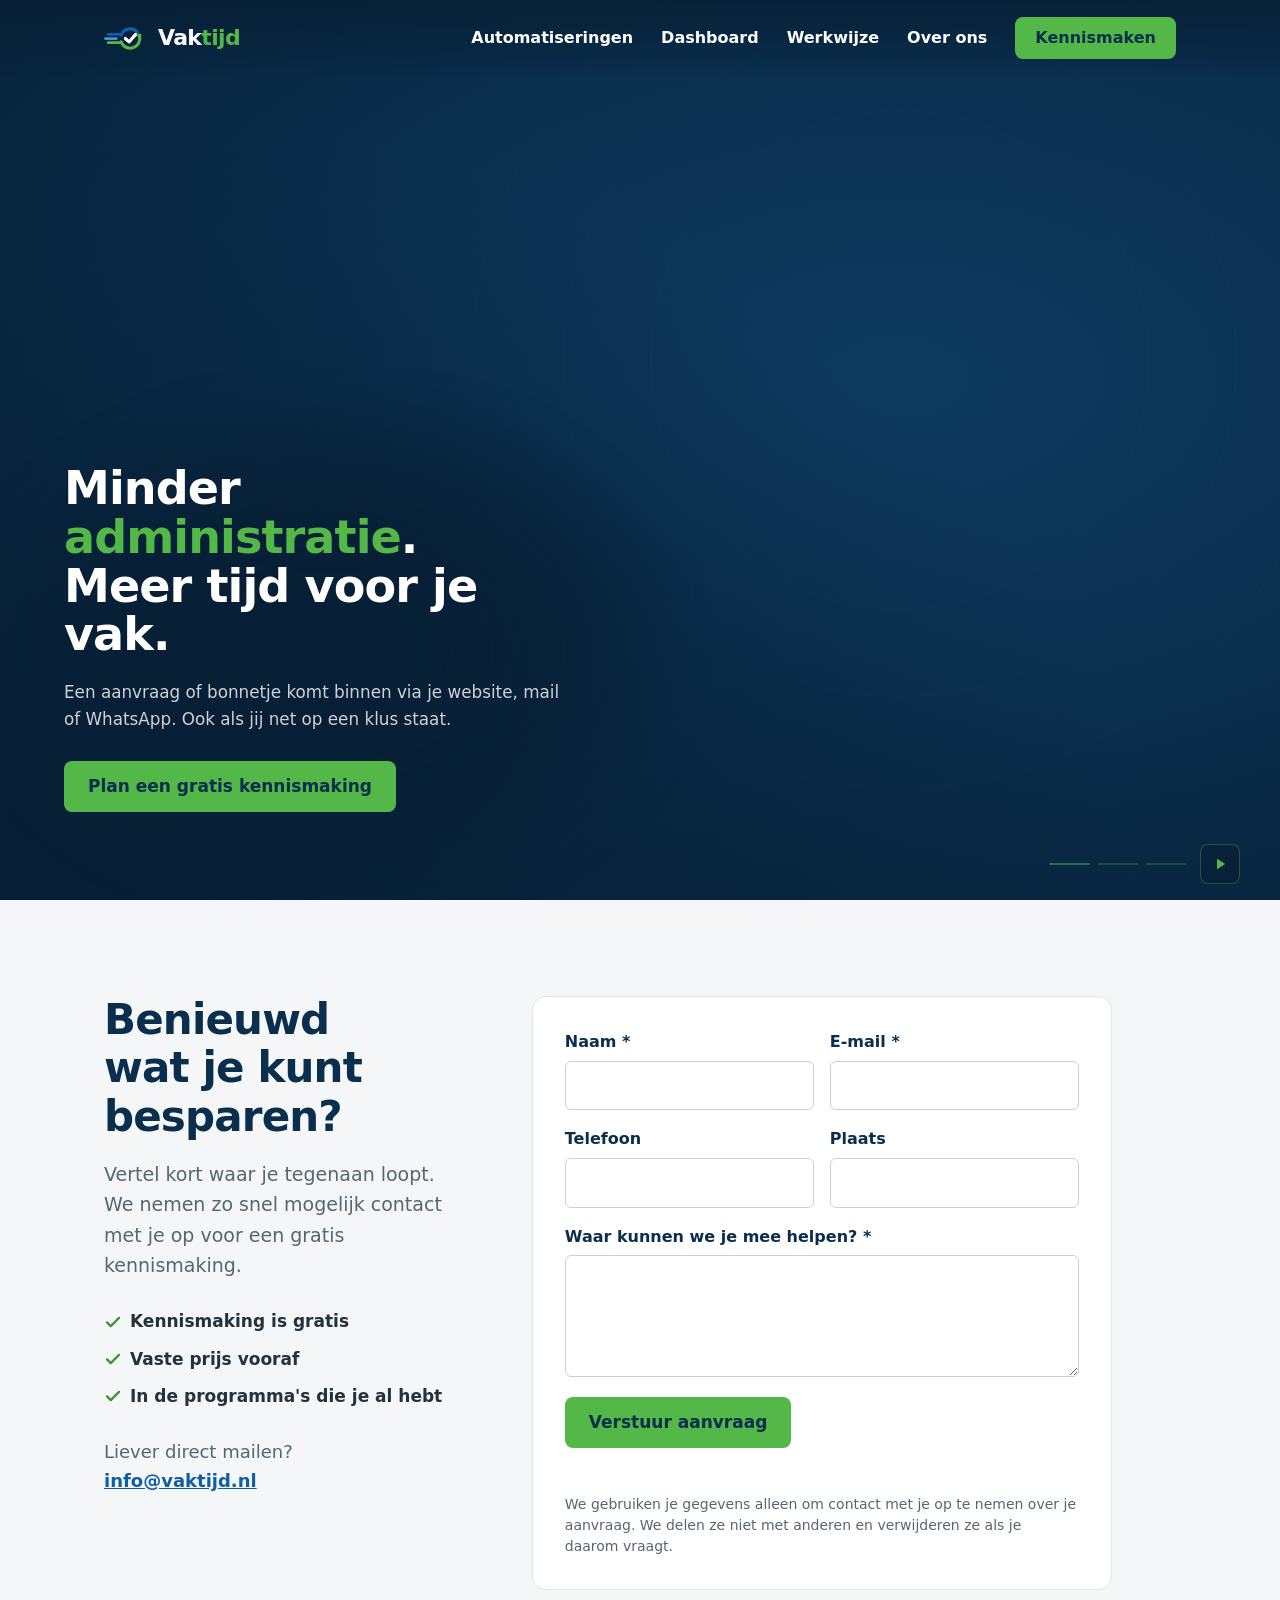
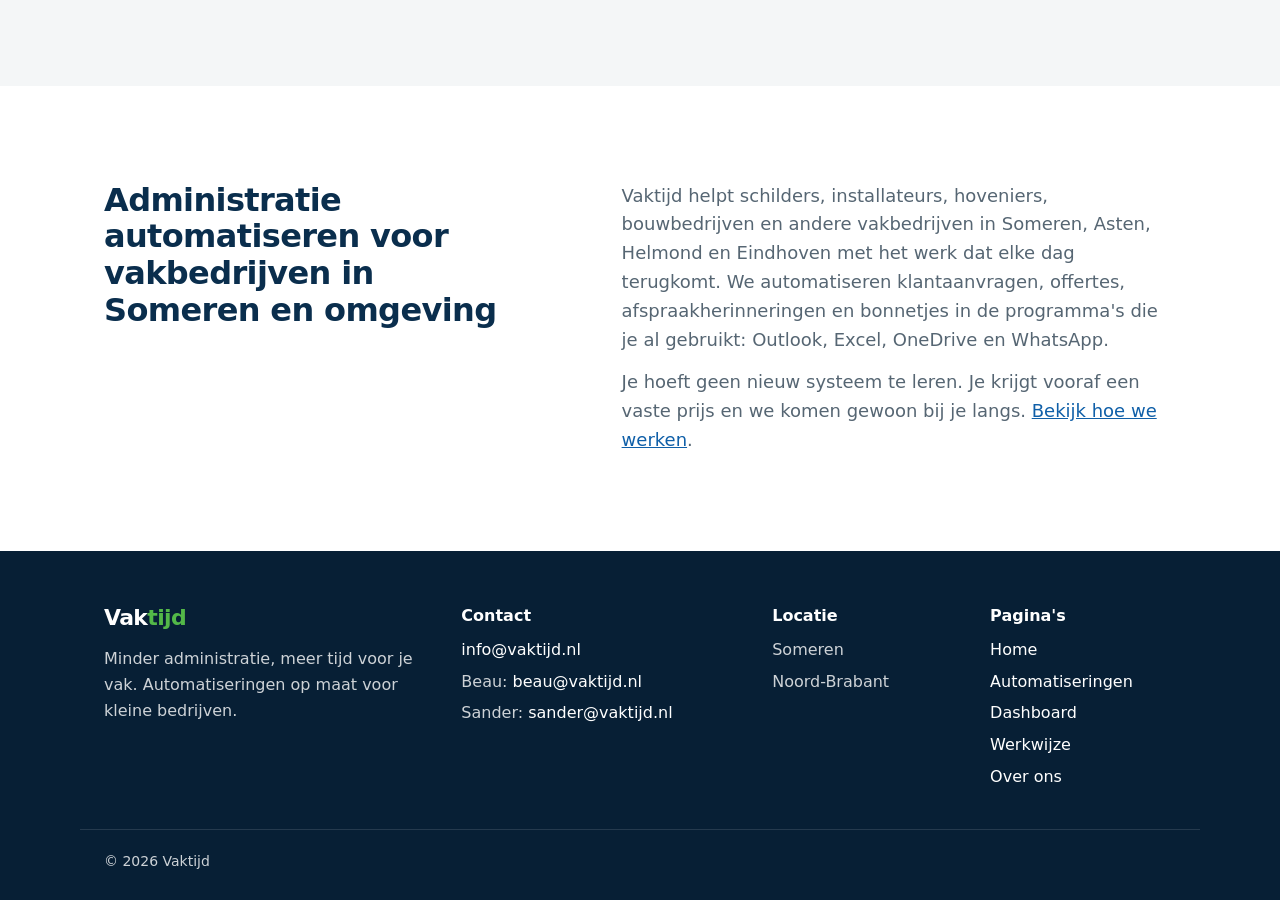
<file: index.html>
<!DOCTYPE html>
<html lang="nl">
<head>
<meta charset="UTF-8">
<meta name="viewport" content="width=device-width, initial-scale=1">
<meta http-equiv="Content-Security-Policy" content="default-src 'self'; script-src 'self' https://static.cloudflareinsights.com; style-src 'self' https://fonts.googleapis.com; font-src https://fonts.gstatic.com; img-src 'self' data:; media-src 'self'; connect-src https://hook.eu1.make.com https://cloudflareinsights.com; form-action 'none'; base-uri 'self'; object-src 'none'; frame-src 'none'">
<meta name="referrer" content="strict-origin-when-cross-origin">
<meta name="theme-color" content="#0A2E4D">
<title>Administratie automatiseren voor vakbedrijven | Vaktijd Someren</title>
<meta name="description" content="Vaktijd uit Someren automatiseert klantaanvragen, offertes en bonnetjes voor vakbedrijven in Brabant. In Outlook, Excel en WhatsApp. Gratis kennismaking.">
<meta property="og:type" content="website">
<meta property="og:title" content="Administratie automatiseren voor vakbedrijven | Vaktijd Someren">
<meta property="og:description" content="Vaktijd uit Someren automatiseert klantaanvragen, offertes en bonnetjes voor vakbedrijven in Brabant. In Outlook, Excel en WhatsApp. Gratis kennismaking.">
<link rel="canonical" href="https://vaktijd.nl/">
<meta property="og:url" content="https://vaktijd.nl/">
<meta property="og:site_name" content="Vaktijd">
<meta property="og:locale" content="nl_NL">
<meta property="og:image" content="https://vaktijd.nl/assets/vaktijd-share.jpg">
<meta property="og:image:width" content="1200">
<meta property="og:image:height" content="630">
<meta name="twitter:card" content="summary_large_image">
<script type="application/ld+json">{"@context":"https://schema.org","@type":"ProfessionalService","name":"Vaktijd","url":"https://vaktijd.nl/","image":"https://vaktijd.nl/assets/vaktijd-share.jpg","logo":"https://vaktijd.nl/assets/vaktijd-share.jpg","description":"Vaktijd uit Someren automatiseert klantaanvragen, offertes en bonnetjes voor vakbedrijven in Brabant. In Outlook, Excel en WhatsApp. Gratis kennismaking.","email":"info@vaktijd.nl","address":{"@type":"PostalAddress","addressLocality":"Someren","addressRegion":"Noord-Brabant","addressCountry":"NL"},"areaServed":["Someren","Asten","Helmond","Eindhoven","Noord-Brabant"],"founder":[{"@type":"Person","name":"Beau van Hoof"},{"@type":"Person","name":"Sander Smits"}],"knowsAbout":["administratie automatiseren","klantaanvragen automatiseren","offertes automatiseren","Microsoft 365","Excel","Outlook","WhatsApp"]}</script>
<link rel="icon" type="image/svg+xml" href="data:image/svg+xml,%3Csvg xmlns='http://www.w3.org/2000/svg' viewBox='0 0 64 48'%3E%3Cpath d='M24.8 19.2A14 14 0 0 1 48.7 15' fill='none' stroke='%230F5FA8' stroke-width='5' stroke-linecap='round'/%3E%3Cpath d='M24.8 28.8A14 14 0 1 0 51.2 19.2' fill='none' stroke='%2353B848' stroke-width='5' stroke-linecap='round'/%3E%3Cpath d='M31 24l5.5 5L46 18' fill='none' stroke='%230A2E4D' stroke-width='5' stroke-linecap='round' stroke-linejoin='round'/%3E%3C/svg%3E">
<link rel="preconnect" href="https://fonts.googleapis.com">
<link rel="preconnect" href="https://fonts.gstatic.com" crossorigin>
<link href="https://fonts.googleapis.com/css2?family=Schibsted+Grotesk:wght@600;700;800&family=Source+Sans+3:wght@400;600;700&display=swap" rel="stylesheet">
<link rel="stylesheet" href="style.css">
</head>
<body>

<header class="nav" id="nav">
  <div class="wrap nav-inner">
    <a href="./" class="brand" aria-label="Vaktijd, naar de homepage">
      <svg viewBox="0 0 64 48" aria-hidden="true">
        <path d="M6 18h17" fill="none" stroke-width="4" stroke-linecap="round" stroke="#0F5FA8"/>
        <path d="M2 24h16" fill="none" stroke-width="4" stroke-linecap="round" stroke="#4A8FD0"/>
        <path d="M6 30h17" fill="none" stroke-width="4" stroke-linecap="round" stroke="#53B848"/>
        <path d="M24.8 19.2A14 14 0 0 1 48.7 15" fill="none" stroke="#0F5FA8" stroke-width="4.5" stroke-linecap="round"/>
        <path d="M24.8 28.8A14 14 0 1 0 51.2 19.2" fill="none" stroke="#53B848" stroke-width="4.5" stroke-linecap="round"/>
        <path d="M47 19.5l7.5-2.5-1 8z" fill="#53B848"/>
        <path class="check-mark" d="M31 24l5.5 5L46 18" fill="none" stroke-width="4.5" stroke-linecap="round" stroke-linejoin="round"/>
      </svg>
      <span class="wordmark">Vak<span>tijd</span></span>
    </a>
    <button class="menu-toggle" id="menuToggle" type="button" aria-expanded="false" aria-controls="navLinks" aria-label="Menu openen"><span></span><span></span></button>
    <nav class="nav-links" id="navLinks" aria-label="Hoofdmenu">
      <a href="automatiseringen.html">Automatiseringen</a>
      <a href="dashboard.html">Dashboard</a>
      <a href="werkwijze.html">Werkwijze</a>
      <a href="over-ons.html">Over ons</a>
      <a href="#contact" class="btn btn-green">Kennismaken</a>
    </nav>
  </div>
</header>

<main id="top">

<!-- Filmische opening: 24 seconden, drie hoofdstukken -->
<section class="stage" id="stage" aria-label="Zo werkt Vaktijd">
  <svg class="scene" id="scene" viewBox="0 0 1600 900" preserveAspectRatio="xMidYMid slice" aria-hidden="true">
    <defs>
      <radialGradient id="bg" cx="0.66" cy="0.42" r="0.8">
        <stop offset="0" stop-color="#0F3B61"/>
        <stop offset="0.5" stop-color="#0A2E4D"/>
        <stop offset="1" stop-color="#071F35"/>
      </radialGradient>
      <linearGradient id="gl1" gradientUnits="userSpaceOnUse" x1="470" y1="0" x2="720" y2="0"><stop offset="0" stop-color="#0F5FA8" stop-opacity="0"/><stop offset="1" stop-color="#0F5FA8"/></linearGradient>
      <linearGradient id="gl2" gradientUnits="userSpaceOnUse" x1="440" y1="0" x2="690" y2="0"><stop offset="0" stop-color="#4A8FD0" stop-opacity="0"/><stop offset="1" stop-color="#4A8FD0"/></linearGradient>
      <linearGradient id="gl3" gradientUnits="userSpaceOnUse" x1="470" y1="0" x2="720" y2="0"><stop offset="0" stop-color="#53B848" stop-opacity="0"/><stop offset="1" stop-color="#53B848"/></linearGradient>
    </defs>
    <rect width="1600" height="900" fill="url(#bg)"/>
    <g id="cam">
      <g fill="none" stroke="#FFFFFF" stroke-opacity="0.05" stroke-width="2">
        <circle id="echo1" cx="1060" cy="360" r="270"/>
        <circle id="echo2" cx="1060" cy="360" r="360"/>
        <circle id="echo3" cx="1060" cy="360" r="460"/>
      </g>

      <g id="lineGroup" fill="none" stroke-linecap="round" stroke-width="14">
        <path id="line1" d="M470 315H895" stroke="url(#gl1)"/>
        <path id="line2" d="M440 360H865" stroke="url(#gl2)"/>
        <path id="line3" d="M470 405H895" stroke="url(#gl3)"/>
      </g>
      <g fill="#FFFFFF">
        <rect id="pulse1" x="0" y="309" width="70" height="12" rx="6" opacity="0"/>
        <rect id="pulse2" x="0" y="354" width="70" height="12" rx="6" opacity="0"/>
        <rect id="pulse3" x="0" y="399" width="70" height="12" rx="6" opacity="0"/>
      </g>

      <g fill="none" stroke-linecap="round" stroke-width="26">
        <path id="arcBlue" d="M881.5 295A190 190 0 0 1 1205.5 237.9" stroke="#0F5FA8"/>
        <path id="arcGreen" d="M881.5 425A190 190 0 1 0 1239.6 298.1" stroke="#53B848"/>
      </g>
      <path id="arrow" d="M1226.6 260.3L1264.2 289.6L1215 306.6Z" fill="#53B848" stroke="#53B848" stroke-width="6" stroke-linejoin="round" opacity="0"/>

      <g id="doc" opacity="0">
        <rect x="-85" y="-110" width="170" height="220" rx="10" fill="#F4F6F7"/>
        <rect x="-85" y="-110" width="170" height="44" rx="10" fill="#FFFFFF"/>
        <rect x="-85" y="-76" width="170" height="10" fill="#FFFFFF"/>
        <text x="0" y="-81" text-anchor="middle" font-family="Schibsted Grotesk, sans-serif" font-weight="800" font-size="19" fill="#0A2E4D">KLUSWERF</text>
        <rect id="hl1" x="-72" y="-56" width="144" height="30" rx="5" fill="#53B848" opacity="0"/>
        <rect id="hl2" x="-72" y="-16" width="144" height="30" rx="5" fill="#53B848" opacity="0"/>
        <rect id="hl3" x="-72" y="58" width="144" height="34" rx="5" fill="#53B848" opacity="0"/>
        <g font-family="Source Sans 3, sans-serif" font-size="16" fill="#24323D">
          <text x="-62" y="-35">16-10-2026  14:28</text>
          <text x="-62" y="5">Bouwmaterialen</text>
          <rect x="-62" y="24" width="96" height="6" rx="3" fill="#C9D2D8"/>
          <rect x="-62" y="38" width="120" height="6" rx="3" fill="#C9D2D8"/>
          <text x="-62" y="81" font-weight="700" fill="#0A2E4D">Totaal</text>
          <text x="62" y="81" text-anchor="end" font-weight="700" fill="#0A2E4D">€ 42,10</text>
        </g>
        <rect id="scan" x="-85" y="-110" width="170" height="4" fill="#53B848" opacity="0"/>
      </g>

      <g id="chips" font-family="Source Sans 3, sans-serif" font-size="20" font-weight="600" fill="#FFFFFF">
        <g id="chip1" opacity="0"><rect x="-70" y="-20" width="140" height="40" rx="20" fill="rgba(255,255,255,0.08)" stroke="#53B848" stroke-width="2"/><text y="7" text-anchor="middle">16 okt</text></g>
        <g id="chip2" opacity="0"><rect x="-70" y="-20" width="140" height="40" rx="20" fill="rgba(255,255,255,0.08)" stroke="#53B848" stroke-width="2"/><text y="7" text-anchor="middle">Kluswerf</text></g>
        <g id="chip3" opacity="0"><rect x="-70" y="-20" width="140" height="40" rx="20" fill="rgba(255,255,255,0.08)" stroke="#53B848" stroke-width="2"/><text y="7" text-anchor="middle">€ 42,10</text></g>
      </g>

      <g id="table" opacity="0" font-family="Source Sans 3, sans-serif" font-size="20" fill="#FFFFFF">
        <text x="860" y="625" font-family="Schibsted Grotesk, sans-serif" font-weight="800" font-size="24">Bonnen oktober</text>
        <path d="M860 645H1260" stroke="#FFFFFF" stroke-opacity="0.25" stroke-width="2"/>
        <g opacity="0.75">
          <text x="860" y="680">14 okt</text><text x="955" y="680">Tankpunt</text><text x="1260" y="680" text-anchor="end">€ 62,40</text>
          <path d="M860 696H1260" stroke="#FFFFFF" stroke-opacity="0.12" stroke-width="2"/>
          <text x="860" y="730">15 okt</text><text x="955" y="730">Verfhuis</text><text x="1260" y="730" text-anchor="end">€ 18,95</text>
          <path d="M860 746H1260" stroke="#FFFFFF" stroke-opacity="0.12" stroke-width="2"/>
        </g>
        <g id="newrow" opacity="0">
          <rect x="848" y="754" width="424" height="44" rx="6" fill="#53B848" fill-opacity="0.22"/>
          <rect x="848" y="754" width="5" height="44" fill="#53B848"/>
          <text x="860" y="783" font-weight="600">16 okt</text><text x="955" y="783" font-weight="600">Kluswerf</text><text x="1260" y="783" text-anchor="end" font-weight="600">€ 42,10</text>
        </g>
      </g>

      <path id="check" d="M995 360L1040 405L1135 305" fill="none" stroke="#FFFFFF" stroke-width="30" stroke-linecap="round" stroke-linejoin="round"/>
    </g>
  </svg>

  <div class="panels" id="panels">
    <div class="panel panel-1 is-active" data-chapter="0">
      <div class="panel-content">
        <h1>Minder <em>administratie</em>.<br>Meer tijd voor je vak.</h1>
        <p>Een aanvraag of bonnetje komt binnen via je website, mail of WhatsApp. Ook als jij net op een klus staat.</p>
        <a href="#contact" class="btn btn-green cta">Plan een gratis kennismaking</a>
      </div>
    </div>
    <div class="panel panel-2" data-chapter="1" aria-hidden="true" inert>
      <div class="panel-content">
        <h2>Wij zetten het <em>vanzelf</em><br>op de juiste plek.</h2>
        <p>De gegevens worden uitgelezen en netjes opgeslagen. Je klant krijgt een bevestiging, jij een melding.</p>
        <a href="werkwijze.html" class="btn btn-green cta">Zo werken we</a>
      </div>
    </div>
    <div class="panel panel-3" data-chapter="2" aria-hidden="true" inert>
      <div class="panel-content">
        <h2>Jij houdt <em>tijd</em> over.<br>Voor je vak of je avond.</h2>
        <p>Alles staat in één overzicht, klaar voor jou en je boekhouder. AI helpt mee, jij houdt de controle.</p>
        <a href="werkwijze.html#voorbeelden" class="btn-text cta">Bekijk voorbeelden</a>
      </div>
    </div>
  </div>

  <div class="story-controls" id="storyControls">
    <div class="chapters">
      <button class="chapter-btn" type="button" data-chapter="0" aria-label="Hoofdstuk 1: binnenkomen" aria-current="step"><span class="fill"></span></button>
      <button class="chapter-btn" type="button" data-chapter="1" aria-label="Hoofdstuk 2: verwerken"><span class="fill"></span></button>
      <button class="chapter-btn" type="button" data-chapter="2" aria-label="Hoofdstuk 3: klaar"><span class="fill"></span></button>
    </div>
    <button class="play-btn" id="playBtn" type="button" aria-label="Animatie pauzeren" title="Animatie pauzeren">
      <svg viewBox="0 0 24 24" aria-hidden="true"><path id="playIcon" d="M8 5v14M16 5v14" fill="none" stroke="currentColor" stroke-width="2.4" stroke-linecap="round"/></svg>
    </button>
  </div>
</section>

<section id="contact" class="contact">
  <div class="wrap contact-grid">
    <div>
      <h2>Benieuwd wat je kunt besparen?</h2>
      <p class="intro">Vertel kort waar je tegenaan loopt. We nemen zo snel mogelijk contact met je op voor een gratis kennismaking.</p>
      <ul class="promises">
        <li><svg width="18" height="18" viewBox="0 0 24 24" aria-hidden="true"><path d="M4 12.5l5 5L20 6.5" fill="none" stroke="#3E9435" stroke-width="3" stroke-linecap="round" stroke-linejoin="round"/></svg>Kennismaking is gratis</li>
        <li><svg width="18" height="18" viewBox="0 0 24 24" aria-hidden="true"><path d="M4 12.5l5 5L20 6.5" fill="none" stroke="#3E9435" stroke-width="3" stroke-linecap="round" stroke-linejoin="round"/></svg>Vaste prijs vooraf</li>
        <li><svg width="18" height="18" viewBox="0 0 24 24" aria-hidden="true"><path d="M4 12.5l5 5L20 6.5" fill="none" stroke="#3E9435" stroke-width="3" stroke-linecap="round" stroke-linejoin="round"/></svg>In de programma's die je al hebt</li>
      </ul>
      <p class="contact-direct">Liever direct mailen?<br><a href="mailto:info@vaktijd.nl">info@vaktijd.nl</a></p>
    </div>
    <form class="contact-form" id="contactForm" method="post" novalidate>
      <div class="cf-grid">
        <label>Naam *<input type="text" name="naam" maxlength="100" required autocomplete="name"></label>
        <label>E-mail *<input type="email" name="email" maxlength="254" required autocomplete="email"></label>
        <label>Telefoon<input type="tel" name="telefoon" maxlength="30" autocomplete="tel"></label>
        <label>Plaats<input type="text" name="plaats" maxlength="80" autocomplete="address-level2"></label>
        <label class="cf-full">Waar kunnen we je mee helpen? *<textarea name="omschrijving" rows="4" maxlength="3000" required></textarea></label>
        <label class="cf-hp" aria-hidden="true">Website<input type="text" name="website" tabindex="-1" autocomplete="off"></label>
      </div>
      <button type="submit" class="btn btn-green">Verstuur aanvraag</button>
      <p class="cf-status" id="contactStatus" role="status"></p>
      <p class="cf-privacy">We gebruiken je gegevens alleen om contact met je op te nemen over je aanvraag. We delen ze niet met anderen en verwijderen ze als je daarom vraagt.</p>
    </form>
  </div>
</section>

<section class="local">
  <div class="wrap two-col">
    <div>
      <h2>Administratie automatiseren voor vakbedrijven in Someren en omgeving</h2>
    </div>
    <div>
      <p>Vaktijd helpt schilders, installateurs, hoveniers, bouwbedrijven en andere vakbedrijven in Someren, Asten, Helmond en Eindhoven met het werk dat elke dag terugkomt. We automatiseren klantaanvragen, offertes, afspraakherinneringen en bonnetjes in de programma's die je al gebruikt: Outlook, Excel, OneDrive en WhatsApp.</p>
      <p>Je hoeft geen nieuw systeem te leren. Je krijgt vooraf een vaste prijs en we komen gewoon bij je langs. <a href="werkwijze.html">Bekijk hoe we werken</a>.</p>
    </div>
  </div>
</section>

</main>

<footer class="site-foot">
  <div class="wrap foot-grid">
    <div class="foot-brand">
      <span class="wordmark">Vak<span>tijd</span></span>
      <p>Minder administratie, meer tijd voor je vak. Automatiseringen op maat voor kleine bedrijven.</p>
    </div>
    <div>
      <h3>Contact</h3>
      <ul>
        <li><a href="mailto:info@vaktijd.nl">info@vaktijd.nl</a></li>
        <li>Beau: <a href="mailto:beau@vaktijd.nl">beau@vaktijd.nl</a></li>
        <li>Sander: <a href="mailto:sander@vaktijd.nl">sander@vaktijd.nl</a></li>
      </ul>
    </div>
    <div>
      <h3>Locatie</h3>
      <ul>
        <li>Someren</li>
        <li>Noord-Brabant</li>
      </ul>
    </div>
    <div>
      <h3>Pagina's</h3>
      <ul>
        <li><a href="./">Home</a></li>
        <li><a href="automatiseringen.html">Automatiseringen</a></li>
        <li><a href="dashboard.html">Dashboard</a></li>
        <li><a href="werkwijze.html">Werkwijze</a></li>
        <li><a href="over-ons.html">Over ons</a></li>
      </ul>
    </div>
  </div>
  <div class="wrap foot-bottom">© 2026 Vaktijd</div>
</footer>

<script src="main.js" defer></script>
<!-- Cloudflare Web Analytics --><script type='module' src='https://static.cloudflareinsights.com/beacon.min.js' data-cf-beacon='{"token": "0d599b2159404e5b96f59f497e83c845"}'></script><!-- End Cloudflare Web Analytics -->
</body>
</html>
</file>
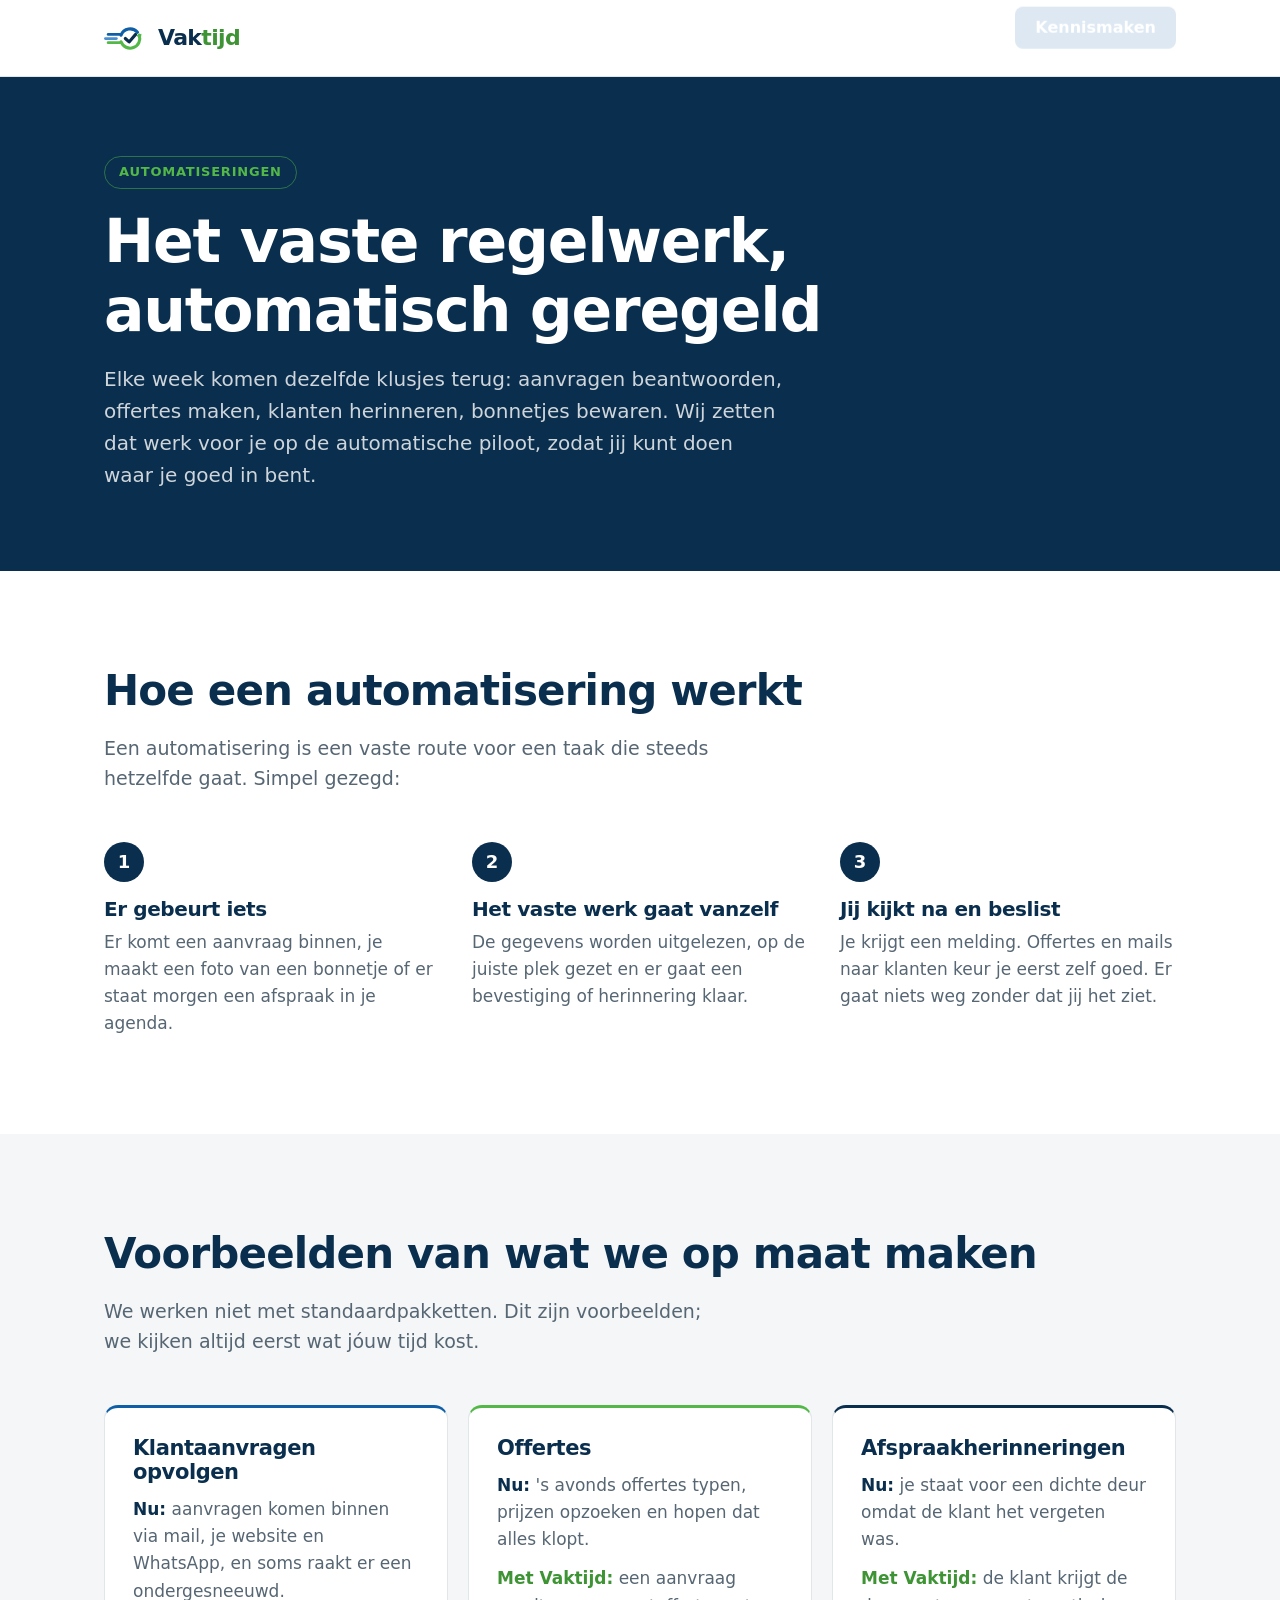
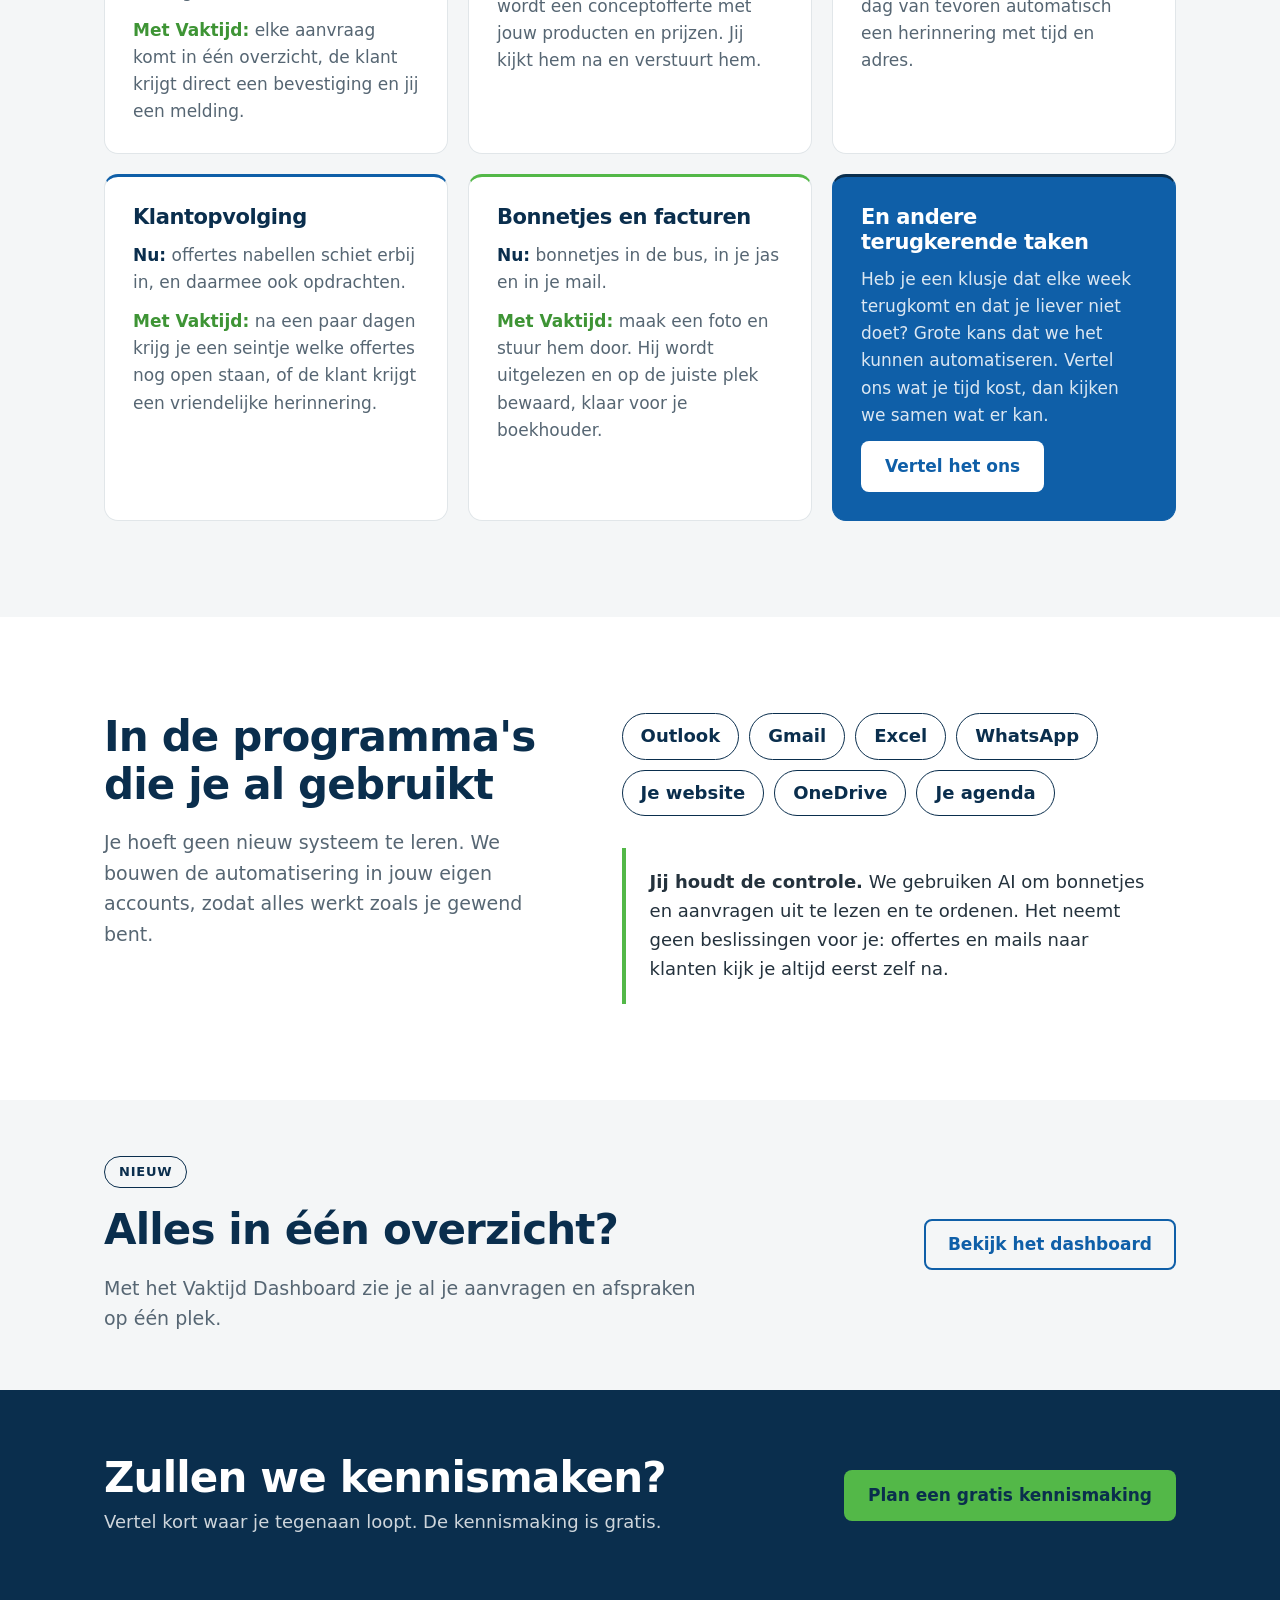
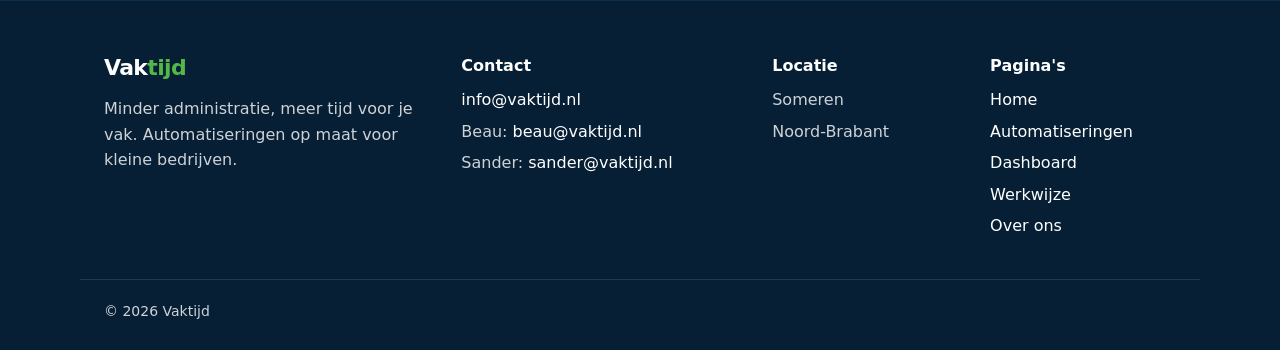
<file: automatiseringen.html>
<!DOCTYPE html>
<html lang="nl">
<head>
<meta charset="UTF-8">
<meta name="viewport" content="width=device-width, initial-scale=1">
<meta http-equiv="Content-Security-Policy" content="default-src 'self'; script-src 'self' https://static.cloudflareinsights.com; style-src 'self' https://fonts.googleapis.com; font-src https://fonts.gstatic.com; img-src 'self' data:; media-src 'self'; connect-src https://hook.eu1.make.com https://cloudflareinsights.com; form-action 'none'; base-uri 'self'; object-src 'none'; frame-src 'none'">
<meta name="referrer" content="strict-origin-when-cross-origin">
<meta name="theme-color" content="#0A2E4D">
<title>Automatiseringen op maat voor vakmensen | Vaktijd</title>
<meta name="description" content="Klantaanvragen, offertes, afspraakherinneringen, klantopvolging en bonnetjes: Vaktijd automatiseert het terugkerende regelwerk van vakbedrijven en zzp'ers, op maat en in de programma's die je al gebruikt.">
<meta property="og:type" content="website">
<meta property="og:title" content="Automatiseringen op maat voor vakmensen | Vaktijd">
<meta property="og:description" content="Klantaanvragen, offertes, afspraakherinneringen, klantopvolging en bonnetjes: Vaktijd automatiseert het terugkerende regelwerk van vakbedrijven en zzp'ers, op maat.">
<link rel="canonical" href="https://vaktijd.nl/automatiseringen.html">
<meta property="og:url" content="https://vaktijd.nl/automatiseringen.html">
<meta property="og:site_name" content="Vaktijd">
<meta property="og:locale" content="nl_NL">
<meta property="og:image" content="https://vaktijd.nl/assets/vaktijd-share.jpg">
<meta property="og:image:width" content="1200">
<meta property="og:image:height" content="630">
<meta name="twitter:card" content="summary_large_image">
<link rel="icon" type="image/svg+xml" href="data:image/svg+xml,%3Csvg xmlns='http://www.w3.org/2000/svg' viewBox='0 0 64 48'%3E%3Cpath d='M24.8 19.2A14 14 0 0 1 48.7 15' fill='none' stroke='%230F5FA8' stroke-width='5' stroke-linecap='round'/%3E%3Cpath d='M24.8 28.8A14 14 0 1 0 51.2 19.2' fill='none' stroke='%2353B848' stroke-width='5' stroke-linecap='round'/%3E%3Cpath d='M31 24l5.5 5L46 18' fill='none' stroke='%230A2E4D' stroke-width='5' stroke-linecap='round' stroke-linejoin='round'/%3E%3C/svg%3E">
<link rel="preconnect" href="https://fonts.googleapis.com">
<link rel="preconnect" href="https://fonts.gstatic.com" crossorigin>
<link href="https://fonts.googleapis.com/css2?family=Schibsted+Grotesk:wght@600;700;800&family=Source+Sans+3:wght@400;600;700&display=swap" rel="stylesheet">
<link rel="stylesheet" href="style.css">
</head>
<body>

<header class="nav solid" id="nav">
  <div class="wrap nav-inner">
    <a href="./" class="brand" aria-label="Vaktijd, naar de homepage">
      <svg viewBox="0 0 64 48" aria-hidden="true">
        <path d="M6 18h17" fill="none" stroke-width="4" stroke-linecap="round" stroke="#0F5FA8"/>
        <path d="M2 24h16" fill="none" stroke-width="4" stroke-linecap="round" stroke="#4A8FD0"/>
        <path d="M6 30h17" fill="none" stroke-width="4" stroke-linecap="round" stroke="#53B848"/>
        <path d="M24.8 19.2A14 14 0 0 1 48.7 15" fill="none" stroke="#0F5FA8" stroke-width="4.5" stroke-linecap="round"/>
        <path d="M24.8 28.8A14 14 0 1 0 51.2 19.2" fill="none" stroke="#53B848" stroke-width="4.5" stroke-linecap="round"/>
        <path d="M47 19.5l7.5-2.5-1 8z" fill="#53B848"/>
        <path class="check-mark" d="M31 24l5.5 5L46 18" fill="none" stroke-width="4.5" stroke-linecap="round" stroke-linejoin="round"/>
      </svg>
      <span class="wordmark">Vak<span>tijd</span></span>
    </a>
    <button class="menu-toggle" id="menuToggle" type="button" aria-expanded="false" aria-controls="navLinks" aria-label="Menu openen"><span></span><span></span></button>
    <nav class="nav-links" id="navLinks" aria-label="Hoofdmenu">
      <a href="automatiseringen.html" aria-current="page">Automatiseringen</a>
      <a href="dashboard.html">Dashboard</a>
      <a href="werkwijze.html">Werkwijze</a>
      <a href="over-ons.html">Over ons</a>
      <a href="./#contact" class="btn btn-green">Kennismaken</a>
    </nav>
  </div>
</header>

<main id="top" class="subpage">

<section class="page-head page-head-plain">
  <div class="wrap">
    <span class="pill pill-dark">Automatiseringen</span>
    <h1>Het vaste regelwerk, automatisch geregeld</h1>
    <p class="lead">Elke week komen dezelfde klusjes terug: aanvragen beantwoorden, offertes maken, klanten herinneren, bonnetjes bewaren. Wij zetten dat werk voor je op de automatische piloot, zodat jij kunt doen waar je goed in bent.</p>
  </div>
</section>

<section id="hoe">
  <div class="wrap">
    <h2>Hoe een automatisering werkt</h2>
    <p class="intro">Een automatisering is een vaste route voor een taak die steeds hetzelfde gaat. Simpel gezegd:</p>
    <ol class="steps steps-3">
      <li><h3>Er gebeurt iets</h3><p>Er komt een aanvraag binnen, je maakt een foto van een bonnetje of er staat morgen een afspraak in je agenda.</p></li>
      <li><h3>Het vaste werk gaat vanzelf</h3><p>De gegevens worden uitgelezen, op de juiste plek gezet en er gaat een bevestiging of herinnering klaar.</p></li>
      <li><h3>Jij kijkt na en beslist</h3><p>Je krijgt een melding. Offertes en mails naar klanten keur je eerst zelf goed. Er gaat niets weg zonder dat jij het ziet.</p></li>
    </ol>
  </div>
</section>

<section id="voorbeelden" class="soft">
  <div class="wrap">
    <h2>Voorbeelden van wat we op maat maken</h2>
    <p class="intro">We werken niet met standaardpakketten. Dit zijn voorbeelden; we kijken altijd eerst wat jóuw tijd kost.</p>
    <div class="auto-grid">
      <article class="auto-card">
        <h3>Klantaanvragen opvolgen</h3>
        <p class="auto-nu"><strong>Nu:</strong> aanvragen komen binnen via mail, je website en WhatsApp, en soms raakt er een ondergesneeuwd.</p>
        <p class="auto-straks"><strong>Met Vaktijd:</strong> elke aanvraag komt in één overzicht, de klant krijgt direct een bevestiging en jij een melding.</p>
      </article>
      <article class="auto-card">
        <h3>Offertes</h3>
        <p class="auto-nu"><strong>Nu:</strong> 's avonds offertes typen, prijzen opzoeken en hopen dat alles klopt.</p>
        <p class="auto-straks"><strong>Met Vaktijd:</strong> een aanvraag wordt een conceptofferte met jouw producten en prijzen. Jij kijkt hem na en verstuurt hem.</p>
      </article>
      <article class="auto-card">
        <h3>Afspraakherinneringen</h3>
        <p class="auto-nu"><strong>Nu:</strong> je staat voor een dichte deur omdat de klant het vergeten was.</p>
        <p class="auto-straks"><strong>Met Vaktijd:</strong> de klant krijgt de dag van tevoren automatisch een herinnering met tijd en adres.</p>
      </article>
      <article class="auto-card">
        <h3>Klantopvolging</h3>
        <p class="auto-nu"><strong>Nu:</strong> offertes nabellen schiet erbij in, en daarmee ook opdrachten.</p>
        <p class="auto-straks"><strong>Met Vaktijd:</strong> na een paar dagen krijg je een seintje welke offertes nog open staan, of de klant krijgt een vriendelijke herinnering.</p>
      </article>
      <article class="auto-card">
        <h3>Bonnetjes en facturen</h3>
        <p class="auto-nu"><strong>Nu:</strong> bonnetjes in de bus, in je jas en in je mail.</p>
        <p class="auto-straks"><strong>Met Vaktijd:</strong> maak een foto en stuur hem door. Hij wordt uitgelezen en op de juiste plek bewaard, klaar voor je boekhouder.</p>
      </article>
      <article class="auto-card auto-card-accent">
        <h3>En andere terugkerende taken</h3>
        <p>Heb je een klusje dat elke week terugkomt en dat je liever niet doet? Grote kans dat we het kunnen automatiseren. Vertel ons wat je tijd kost, dan kijken we samen wat er kan.</p>
        <a href="./#contact" class="btn btn-primary">Vertel het ons</a>
      </article>
    </div>
  </div>
</section>

<section id="programmas">
  <div class="wrap two-col">
    <div>
      <h2>In de programma's die je al gebruikt</h2>
      <p class="intro">Je hoeft geen nieuw systeem te leren. We bouwen de automatisering in jouw eigen accounts, zodat alles werkt zoals je gewend bent.</p>
    </div>
    <div>
      <ul class="chips">
        <li>Outlook</li>
        <li>Gmail</li>
        <li>Excel</li>
        <li>WhatsApp</li>
        <li>Je website</li>
        <li>OneDrive</li>
        <li>Je agenda</li>
      </ul>
      <p class="note"><strong>Jij houdt de controle.</strong> We gebruiken AI om bonnetjes en aanvragen uit te lezen en te ordenen. Het neemt geen beslissingen voor je: offertes en mails naar klanten kijk je altijd eerst zelf na.</p>
    </div>
  </div>
</section>

<section class="soft crosslink">
  <div class="wrap crosslink-inner">
    <div>
      <span class="pill">Nieuw</span>
      <h2>Alles in één overzicht?</h2>
      <p class="intro">Met het Vaktijd Dashboard zie je al je aanvragen en afspraken op één plek.</p>
    </div>
    <a href="dashboard.html" class="btn btn-outline">Bekijk het dashboard</a>
  </div>
</section>

<section class="cta-band">
  <div class="wrap cta-inner">
    <div>
      <h2>Zullen we kennismaken?</h2>
      <p>Vertel kort waar je tegenaan loopt. De kennismaking is gratis.</p>
    </div>
    <a href="./#contact" class="btn btn-green">Plan een gratis kennismaking</a>
  </div>
</section>

</main>

<footer class="site-foot">
  <div class="wrap foot-grid">
    <div class="foot-brand">
      <span class="wordmark">Vak<span>tijd</span></span>
      <p>Minder administratie, meer tijd voor je vak. Automatiseringen op maat voor kleine bedrijven.</p>
    </div>
    <div>
      <h3>Contact</h3>
      <ul>
        <li><a href="mailto:info@vaktijd.nl">info@vaktijd.nl</a></li>
        <li>Beau: <a href="mailto:beau@vaktijd.nl">beau@vaktijd.nl</a></li>
        <li>Sander: <a href="mailto:sander@vaktijd.nl">sander@vaktijd.nl</a></li>
      </ul>
    </div>
    <div>
      <h3>Locatie</h3>
      <ul>
        <li>Someren</li>
        <li>Noord-Brabant</li>
      </ul>
    </div>
    <div>
      <h3>Pagina's</h3>
      <ul>
        <li><a href="./">Home</a></li>
        <li><a href="automatiseringen.html">Automatiseringen</a></li>
        <li><a href="dashboard.html">Dashboard</a></li>
        <li><a href="werkwijze.html">Werkwijze</a></li>
        <li><a href="over-ons.html">Over ons</a></li>
      </ul>
    </div>
  </div>
  <div class="wrap foot-bottom">© 2026 Vaktijd</div>
</footer>

<script src="main.js" defer></script>
<!-- Cloudflare Web Analytics --><script type='module' src='https://static.cloudflareinsights.com/beacon.min.js' data-cf-beacon='{"token": "0d599b2159404e5b96f59f497e83c845"}'></script><!-- End Cloudflare Web Analytics -->
</body>
</html>
</file>
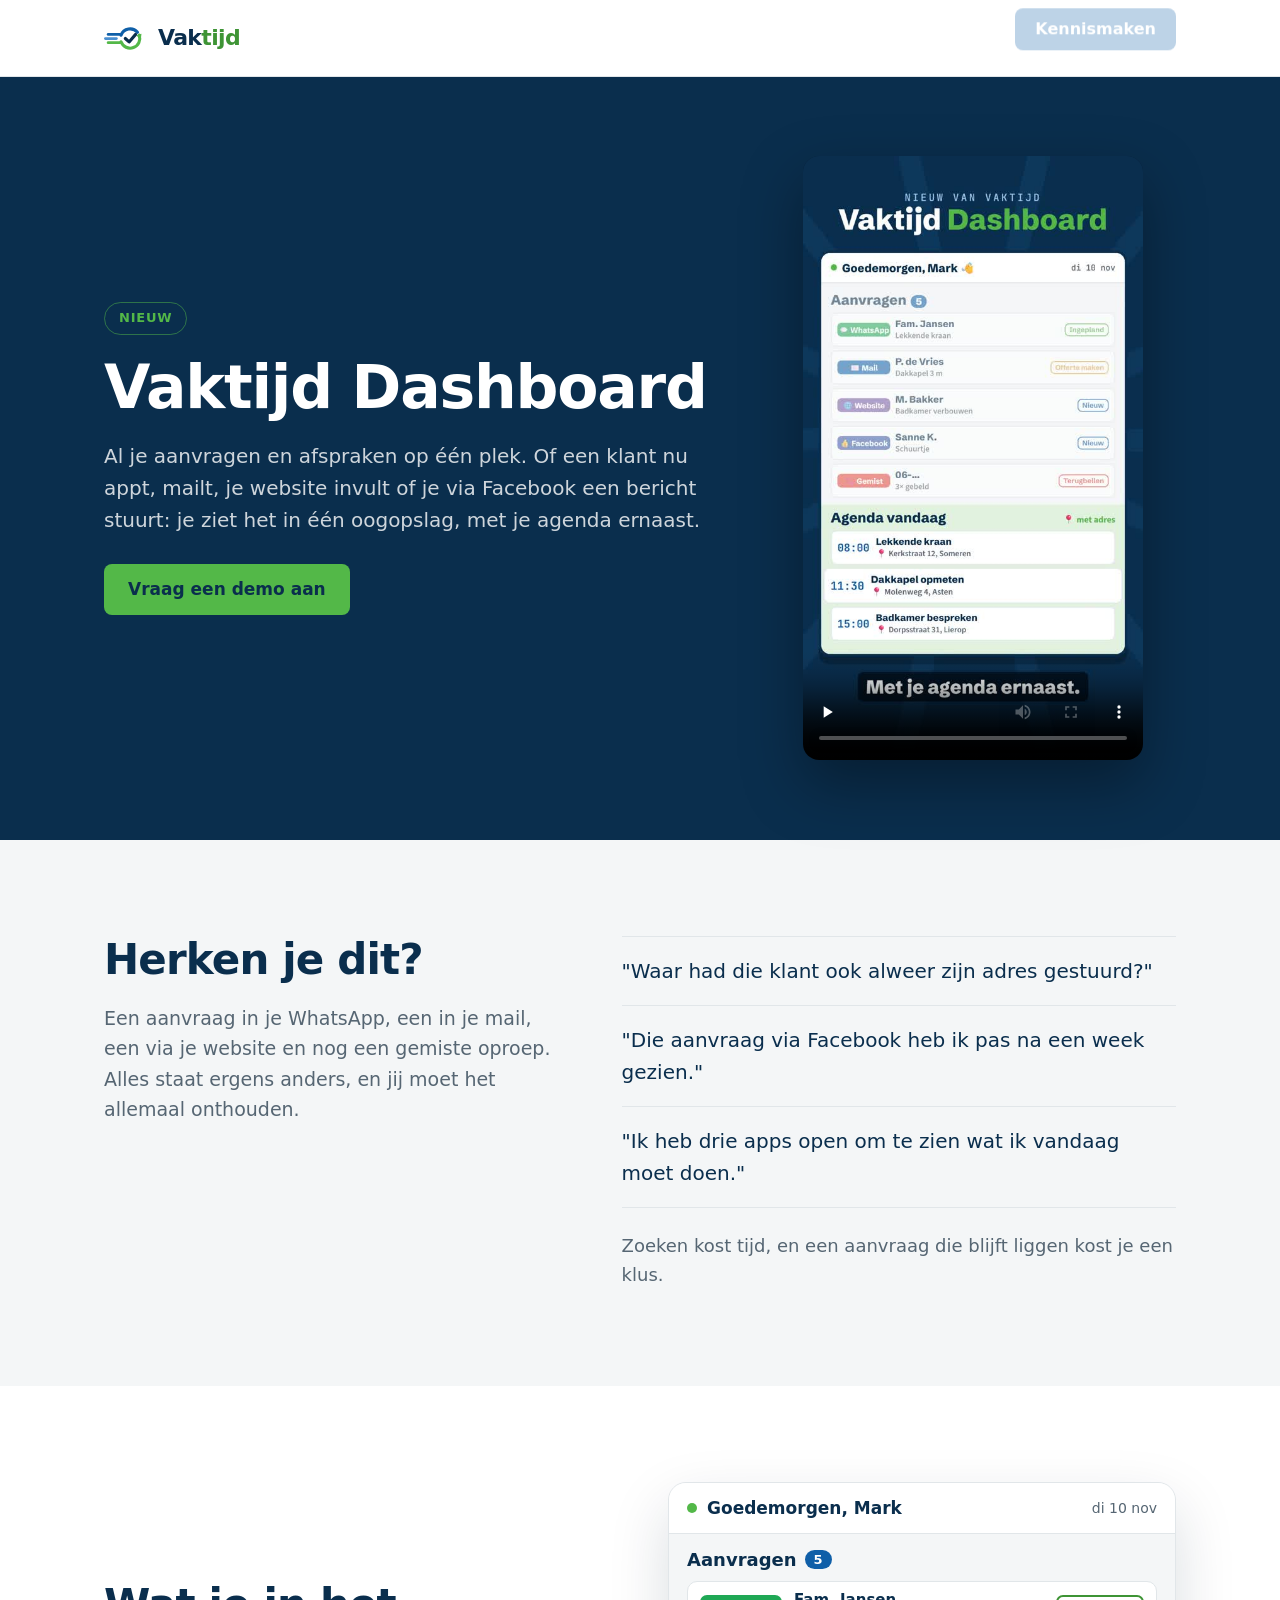
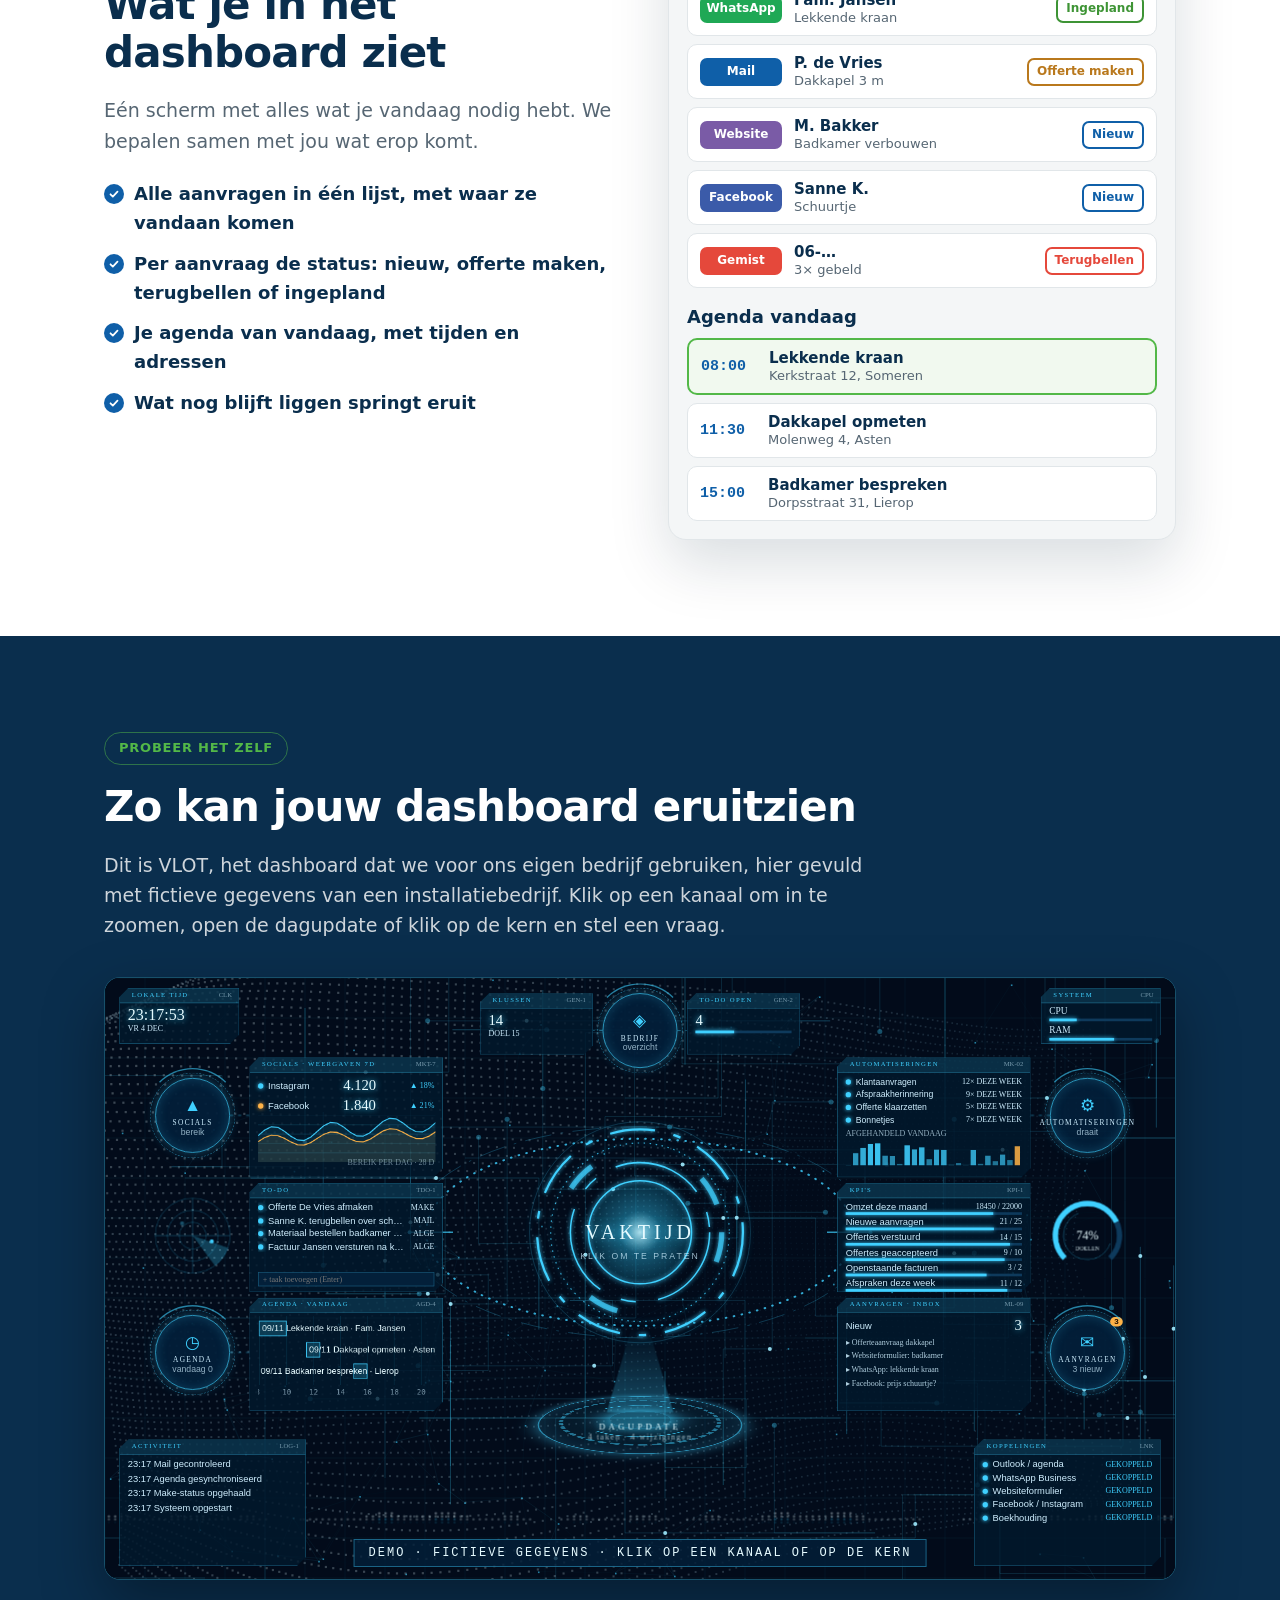
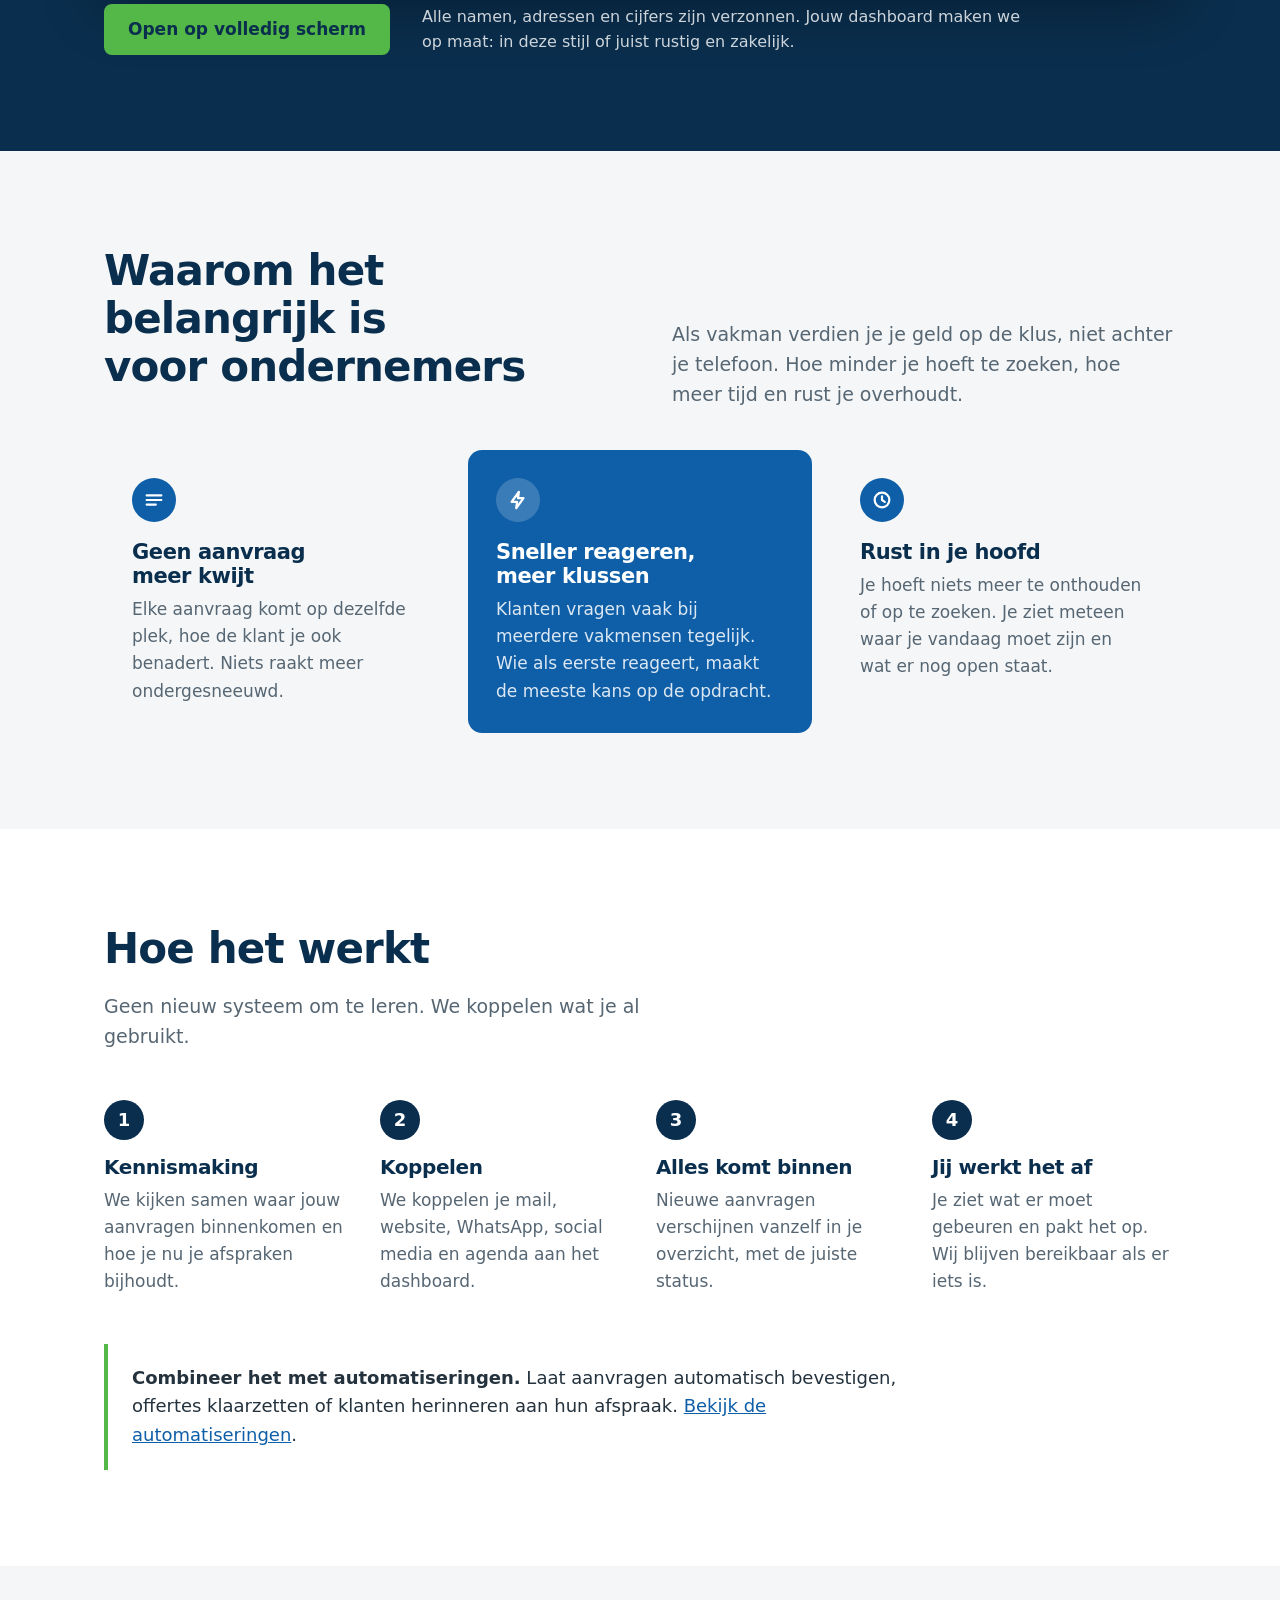
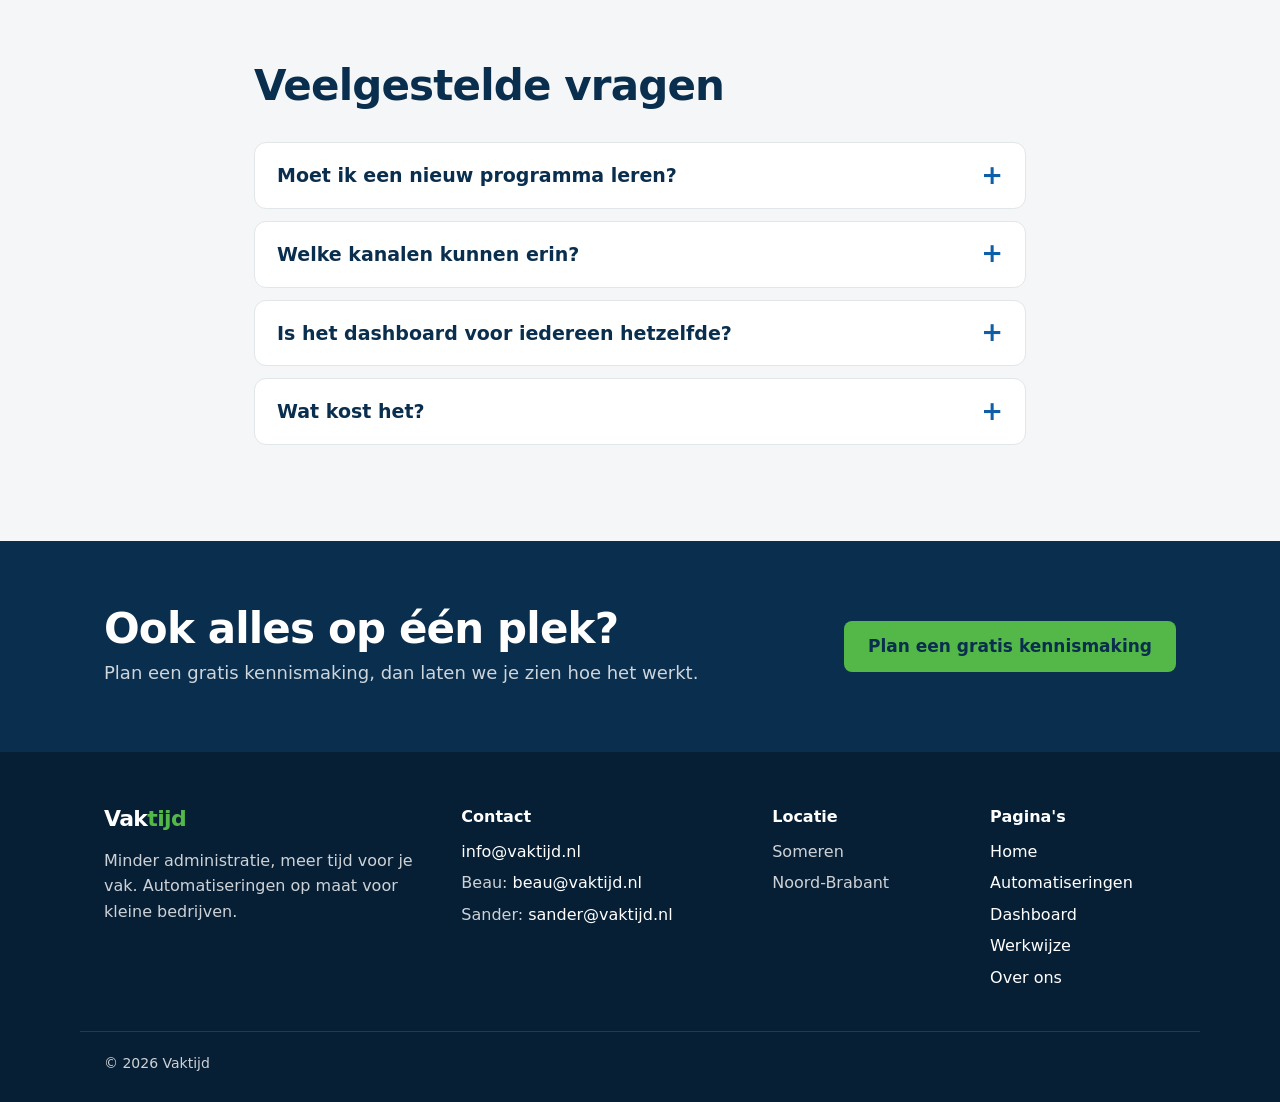
<file: dashboard.html>
<!DOCTYPE html>
<html lang="nl">
<head>
<meta charset="UTF-8">
<meta name="viewport" content="width=device-width, initial-scale=1">
<meta http-equiv="Content-Security-Policy" content="default-src 'self'; script-src 'self' https://static.cloudflareinsights.com; style-src 'self' https://fonts.googleapis.com; font-src https://fonts.gstatic.com; img-src 'self' data:; media-src 'self'; connect-src https://hook.eu1.make.com https://cloudflareinsights.com; form-action 'none'; base-uri 'self'; object-src 'none'; frame-src 'self'">
<meta name="referrer" content="strict-origin-when-cross-origin">
<meta name="theme-color" content="#0A2E4D">
<title>Vaktijd Dashboard: al je aanvragen en afspraken op één plek | Vaktijd</title>
<meta name="description" content="Aanvragen via WhatsApp, mail, je website en Facebook, plus je agenda: het Vaktijd Dashboard zet alles op één plek. Op maat gemaakt voor vakbedrijven en zzp'ers.">
<meta property="og:type" content="website">
<meta property="og:title" content="Vaktijd Dashboard: al je aanvragen en afspraken op één plek">
<meta property="og:description" content="Aanvragen via WhatsApp, mail, je website en Facebook, plus je agenda: het Vaktijd Dashboard zet alles op één plek. Op maat gemaakt voor vakbedrijven en zzp'ers.">
<link rel="canonical" href="https://vaktijd.nl/dashboard.html">
<meta property="og:url" content="https://vaktijd.nl/dashboard.html">
<meta property="og:site_name" content="Vaktijd">
<meta property="og:locale" content="nl_NL">
<meta property="og:image" content="https://vaktijd.nl/assets/vaktijd-share.jpg">
<meta property="og:image:width" content="1200">
<meta property="og:image:height" content="630">
<meta name="twitter:card" content="summary_large_image">
<link rel="icon" type="image/svg+xml" href="data:image/svg+xml,%3Csvg xmlns='http://www.w3.org/2000/svg' viewBox='0 0 64 48'%3E%3Cpath d='M24.8 19.2A14 14 0 0 1 48.7 15' fill='none' stroke='%230F5FA8' stroke-width='5' stroke-linecap='round'/%3E%3Cpath d='M24.8 28.8A14 14 0 1 0 51.2 19.2' fill='none' stroke='%2353B848' stroke-width='5' stroke-linecap='round'/%3E%3Cpath d='M31 24l5.5 5L46 18' fill='none' stroke='%230A2E4D' stroke-width='5' stroke-linecap='round' stroke-linejoin='round'/%3E%3C/svg%3E">
<link rel="preconnect" href="https://fonts.googleapis.com">
<link rel="preconnect" href="https://fonts.gstatic.com" crossorigin>
<link href="https://fonts.googleapis.com/css2?family=Schibsted+Grotesk:wght@600;700;800&family=Source+Sans+3:wght@400;600;700&display=swap" rel="stylesheet">
<link rel="stylesheet" href="style.css">
</head>
<body>

<header class="nav solid" id="nav">
  <div class="wrap nav-inner">
    <a href="./" class="brand" aria-label="Vaktijd, naar de homepage">
      <svg viewBox="0 0 64 48" aria-hidden="true">
        <path d="M6 18h17" fill="none" stroke-width="4" stroke-linecap="round" stroke="#0F5FA8"/>
        <path d="M2 24h16" fill="none" stroke-width="4" stroke-linecap="round" stroke="#4A8FD0"/>
        <path d="M6 30h17" fill="none" stroke-width="4" stroke-linecap="round" stroke="#53B848"/>
        <path d="M24.8 19.2A14 14 0 0 1 48.7 15" fill="none" stroke="#0F5FA8" stroke-width="4.5" stroke-linecap="round"/>
        <path d="M24.8 28.8A14 14 0 1 0 51.2 19.2" fill="none" stroke="#53B848" stroke-width="4.5" stroke-linecap="round"/>
        <path d="M47 19.5l7.5-2.5-1 8z" fill="#53B848"/>
        <path class="check-mark" d="M31 24l5.5 5L46 18" fill="none" stroke-width="4.5" stroke-linecap="round" stroke-linejoin="round"/>
      </svg>
      <span class="wordmark">Vak<span>tijd</span></span>
    </a>
    <button class="menu-toggle" id="menuToggle" type="button" aria-expanded="false" aria-controls="navLinks" aria-label="Menu openen"><span></span><span></span></button>
    <nav class="nav-links" id="navLinks" aria-label="Hoofdmenu">
      <a href="automatiseringen.html">Automatiseringen</a>
      <a href="dashboard.html" aria-current="page">Dashboard</a>
      <a href="werkwijze.html">Werkwijze</a>
      <a href="over-ons.html">Over ons</a>
      <a href="./#contact" class="btn btn-green">Kennismaken</a>
    </nav>
  </div>
</header>

<main id="top" class="subpage">

<section class="page-head page-head-plain">
  <div class="wrap dash-head">
    <div>
      <span class="pill pill-dark">Nieuw</span>
      <h1>Vaktijd Dashboard</h1>
      <p class="lead">Al je aanvragen en afspraken op één plek. Of een klant nu appt, mailt, je website invult of je via Facebook een bericht stuurt: je ziet het in één oogopslag, met je agenda ernaast.</p>
      <a href="./#contact" class="btn btn-green">Vraag een demo aan</a>
    </div>
    <div class="video-tall">
      <video controls preload="none" playsinline poster="assets/vaktijd-dashboard-poster.jpg">
        <source src="assets/vaktijd-dashboard.mp4" type="video/mp4">
        Je browser kan deze video niet afspelen.
      </video>
    </div>
  </div>
</section>

<section id="herken" class="soft">
  <div class="wrap two-col">
    <div>
      <h2>Herken je dit?</h2>
      <p class="intro">Een aanvraag in je WhatsApp, een in je mail, een via je website en nog een gemiste oproep. Alles staat ergens anders, en jij moet het allemaal onthouden.</p>
    </div>
    <div>
      <ul class="quotes">
        <li>"Waar had die klant ook alweer zijn adres gestuurd?"</li>
        <li>"Die aanvraag via Facebook heb ik pas na een week gezien."</li>
        <li>"Ik heb drie apps open om te zien wat ik vandaag moet doen."</li>
      </ul>
      <p class="quotes-end">Zoeken kost tijd, en een aanvraag die blijft liggen kost je een klus.</p>
    </div>
  </div>
</section>

<section id="wat">
  <div class="wrap dash-what">
    <div>
      <h2>Wat je in het dashboard ziet</h2>
      <p class="intro">Eén scherm met alles wat je vandaag nodig hebt. We bepalen samen met jou wat erop komt.</p>
      <ul class="checks checks-1">
        <li>Alle aanvragen in één lijst, met waar ze vandaan komen</li>
        <li>Per aanvraag de status: nieuw, offerte maken, terugbellen of ingepland</li>
        <li>Je agenda van vandaag, met tijden en adressen</li>
        <li>Wat nog blijft liggen springt eruit</li>
      </ul>
    </div>
    <div class="dash-mock" aria-label="Voorbeeld van het Vaktijd Dashboard" role="img">
      <div class="dm-bar"><span class="dm-dot"></span><b>Goedemorgen, Mark</b><span class="dm-date">di 10 nov</span></div>
      <div class="dm-body">
        <div class="dm-title">Aanvragen <span class="dm-count">5</span></div>
        <div class="dm-row"><span class="dm-src dm-wa">WhatsApp</span><span class="dm-main"><b>Fam. Jansen</b><small>Lekkende kraan</small></span><span class="dm-status dm-ok">Ingepland</span></div>
        <div class="dm-row"><span class="dm-src dm-mail">Mail</span><span class="dm-main"><b>P. de Vries</b><small>Dakkapel 3 m</small></span><span class="dm-status dm-warn">Offerte maken</span></div>
        <div class="dm-row"><span class="dm-src dm-web">Website</span><span class="dm-main"><b>M. Bakker</b><small>Badkamer verbouwen</small></span><span class="dm-status">Nieuw</span></div>
        <div class="dm-row"><span class="dm-src dm-fb">Facebook</span><span class="dm-main"><b>Sanne K.</b><small>Schuurtje</small></span><span class="dm-status">Nieuw</span></div>
        <div class="dm-row"><span class="dm-src dm-tel">Gemist</span><span class="dm-main"><b>06-…</b><small>3× gebeld</small></span><span class="dm-status dm-alert">Terugbellen</span></div>
        <div class="dm-title dm-title-2">Agenda vandaag</div>
        <div class="dm-row dm-agenda dm-now"><span class="dm-time">08:00</span><span class="dm-main"><b>Lekkende kraan</b><small>Kerkstraat 12, Someren</small></span></div>
        <div class="dm-row dm-agenda"><span class="dm-time">11:30</span><span class="dm-main"><b>Dakkapel opmeten</b><small>Molenweg 4, Asten</small></span></div>
        <div class="dm-row dm-agenda"><span class="dm-time">15:00</span><span class="dm-main"><b>Badkamer bespreken</b><small>Dorpsstraat 31, Lierop</small></span></div>
      </div>
    </div>
  </div>
</section>

<section id="demo" class="demo-section">
  <div class="wrap">
    <span class="pill pill-dark">Probeer het zelf</span>
    <h2>Zo kan jouw dashboard eruitzien</h2>
    <p class="intro">Dit is VLOT, het dashboard dat we voor ons eigen bedrijf gebruiken, hier gevuld met fictieve gegevens van een installatiebedrijf. Klik op een kanaal om in te zoomen, open de dagupdate of klik op de kern en stel een vraag.</p>
    <div class="demo-frame">
      <iframe src="vlot-demo.html" title="Interactieve demo van het Vaktijd Dashboard (VLOT) met fictieve gegevens" loading="lazy" allow="microphone"></iframe>
    </div>
    <div class="demo-actions">
      <a href="vlot-demo.html" class="btn btn-green" target="_blank" rel="noopener">Open op volledig scherm</a>
      <p class="demo-note">Alle namen, adressen en cijfers zijn verzonnen. Jouw dashboard maken we op maat: in deze stijl of juist rustig en zakelijk.</p>
    </div>
  </div>
</section>

<section id="waarom" class="soft">
  <div class="wrap">
    <div class="values-head">
      <h2>Waarom het belangrijk is voor ondernemers</h2>
      <p class="intro">Als vakman verdien je je geld op de klus, niet achter je telefoon. Hoe minder je hoeft te zoeken, hoe meer tijd en rust je overhoudt.</p>
    </div>
    <div class="values">
      <article class="value">
        <span class="value-icon"><svg viewBox="0 0 24 24" fill="none" stroke="currentColor" stroke-width="2.4" stroke-linecap="round" stroke-linejoin="round" aria-hidden="true"><path d="M4 7h16M4 12h16M4 17h10"/></svg></span>
        <h3>Geen aanvraag meer kwijt</h3>
        <p>Elke aanvraag komt op dezelfde plek, hoe de klant je ook benadert. Niets raakt meer ondergesneeuwd.</p>
      </article>
      <article class="value value-accent">
        <span class="value-icon"><svg viewBox="0 0 24 24" fill="none" stroke="currentColor" stroke-width="2.4" stroke-linecap="round" stroke-linejoin="round" aria-hidden="true"><path d="M13 3L5 14h6l-1 7 8-11h-6z"/></svg></span>
        <h3>Sneller reageren, meer klussen</h3>
        <p>Klanten vragen vaak bij meerdere vakmensen tegelijk. Wie als eerste reageert, maakt de meeste kans op de opdracht.</p>
      </article>
      <article class="value">
        <span class="value-icon"><svg viewBox="0 0 24 24" fill="none" stroke="currentColor" stroke-width="2.4" stroke-linecap="round" stroke-linejoin="round" aria-hidden="true"><circle cx="12" cy="12" r="8"/><path d="M12 8v4l3 2"/></svg></span>
        <h3>Rust in je hoofd</h3>
        <p>Je hoeft niets meer te onthouden of op te zoeken. Je ziet meteen waar je vandaag moet zijn en wat er nog open staat.</p>
      </article>
    </div>
  </div>
</section>

<section id="hoe">
  <div class="wrap">
    <h2>Hoe het werkt</h2>
    <p class="intro">Geen nieuw systeem om te leren. We koppelen wat je al gebruikt.</p>
    <ol class="steps">
      <li><h3>Kennismaking</h3><p>We kijken samen waar jouw aanvragen binnenkomen en hoe je nu je afspraken bijhoudt.</p></li>
      <li><h3>Koppelen</h3><p>We koppelen je mail, website, WhatsApp, social media en agenda aan het dashboard.</p></li>
      <li><h3>Alles komt binnen</h3><p>Nieuwe aanvragen verschijnen vanzelf in je overzicht, met de juiste status.</p></li>
      <li><h3>Jij werkt het af</h3><p>Je ziet wat er moet gebeuren en pakt het op. Wij blijven bereikbaar als er iets is.</p></li>
    </ol>
    <p class="note"><strong>Combineer het met automatiseringen.</strong> Laat aanvragen automatisch bevestigen, offertes klaarzetten of klanten herinneren aan hun afspraak. <a href="automatiseringen.html">Bekijk de automatiseringen</a>.</p>
  </div>
</section>

<section id="vragen" class="soft">
  <div class="wrap faq-wrap">
    <h2>Veelgestelde vragen</h2>
    <div class="faq">
      <details>
        <summary>Moet ik een nieuw programma leren?</summary>
        <p>Nee. Je blijft werken met de programma's die je al hebt. Het dashboard zet alleen alles op één plek, zodat je niet meer hoeft te zoeken.</p>
      </details>
      <details>
        <summary>Welke kanalen kunnen erin?</summary>
        <p>Denk aan je mail, het formulier op je website, WhatsApp, berichten via Facebook of Instagram en je agenda. Bij de kennismaking kijken we welke kanalen jij gebruikt.</p>
      </details>
      <details>
        <summary>Is het dashboard voor iedereen hetzelfde?</summary>
        <p>Nee, we maken het op maat. Een schilder heeft iets anders nodig dan een installateur of hovenier. We zetten erop wat voor jou belangrijk is.</p>
      </details>
      <details>
        <summary>Wat kost het?</summary>
        <p>Dat hangt af van wat je wilt koppelen. Je krijgt vooraf een voorstel met een vaste prijs, dus je weet waar je aan toe bent. De kennismaking is gratis.</p>
      </details>
    </div>
  </div>
</section>

<section class="cta-band">
  <div class="wrap cta-inner">
    <div>
      <h2>Ook alles op één plek?</h2>
      <p>Plan een gratis kennismaking, dan laten we je zien hoe het werkt.</p>
    </div>
    <a href="./#contact" class="btn btn-green">Plan een gratis kennismaking</a>
  </div>
</section>

</main>

<footer class="site-foot">
  <div class="wrap foot-grid">
    <div class="foot-brand">
      <span class="wordmark">Vak<span>tijd</span></span>
      <p>Minder administratie, meer tijd voor je vak. Automatiseringen op maat voor kleine bedrijven.</p>
    </div>
    <div>
      <h3>Contact</h3>
      <ul>
        <li><a href="mailto:info@vaktijd.nl">info@vaktijd.nl</a></li>
        <li>Beau: <a href="mailto:beau@vaktijd.nl">beau@vaktijd.nl</a></li>
        <li>Sander: <a href="mailto:sander@vaktijd.nl">sander@vaktijd.nl</a></li>
      </ul>
    </div>
    <div>
      <h3>Locatie</h3>
      <ul>
        <li>Someren</li>
        <li>Noord-Brabant</li>
      </ul>
    </div>
    <div>
      <h3>Pagina's</h3>
      <ul>
        <li><a href="./">Home</a></li>
        <li><a href="automatiseringen.html">Automatiseringen</a></li>
        <li><a href="dashboard.html">Dashboard</a></li>
        <li><a href="werkwijze.html">Werkwijze</a></li>
        <li><a href="over-ons.html">Over ons</a></li>
      </ul>
    </div>
  </div>
  <div class="wrap foot-bottom">© 2026 Vaktijd</div>
</footer>

<script src="main.js" defer></script>
<!-- Cloudflare Web Analytics --><script type='module' src='https://static.cloudflareinsights.com/beacon.min.js' data-cf-beacon='{"token": "0d599b2159404e5b96f59f497e83c845"}'></script><!-- End Cloudflare Web Analytics -->
</body>
</html>
</file>
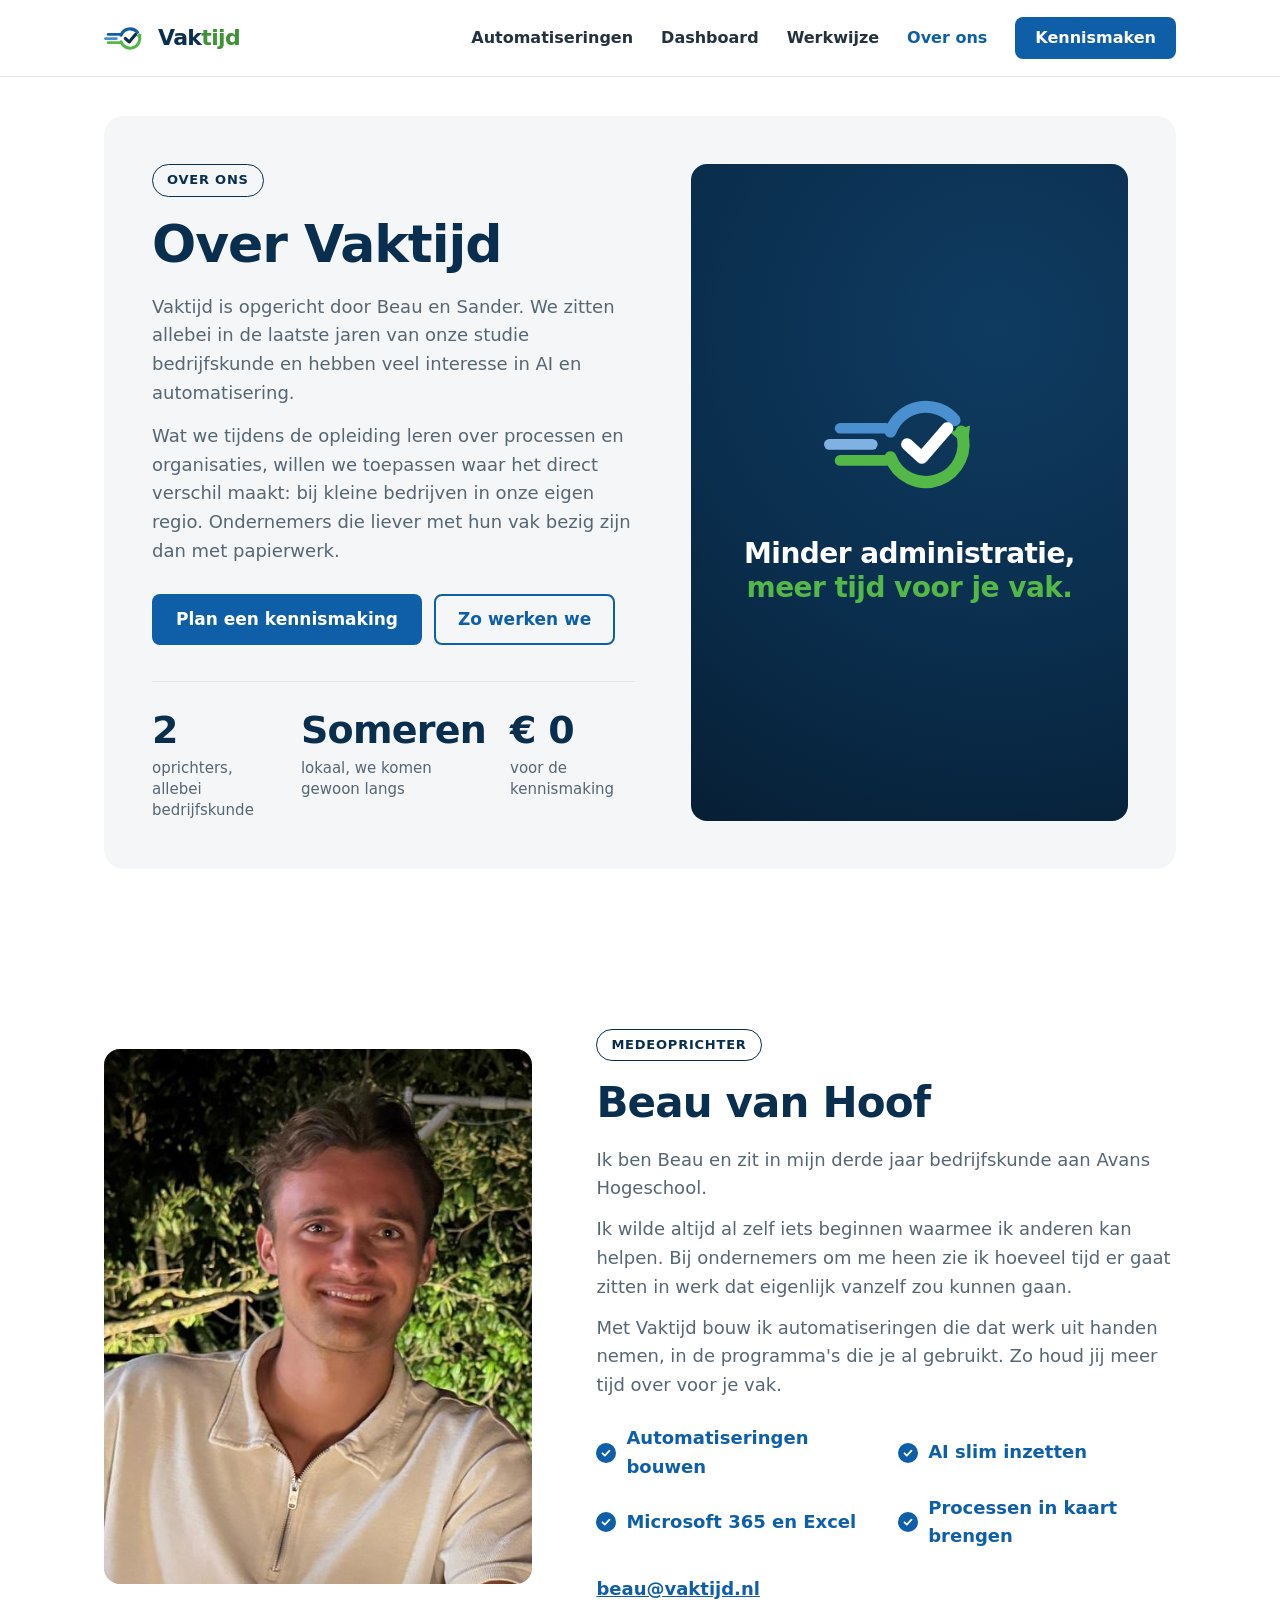
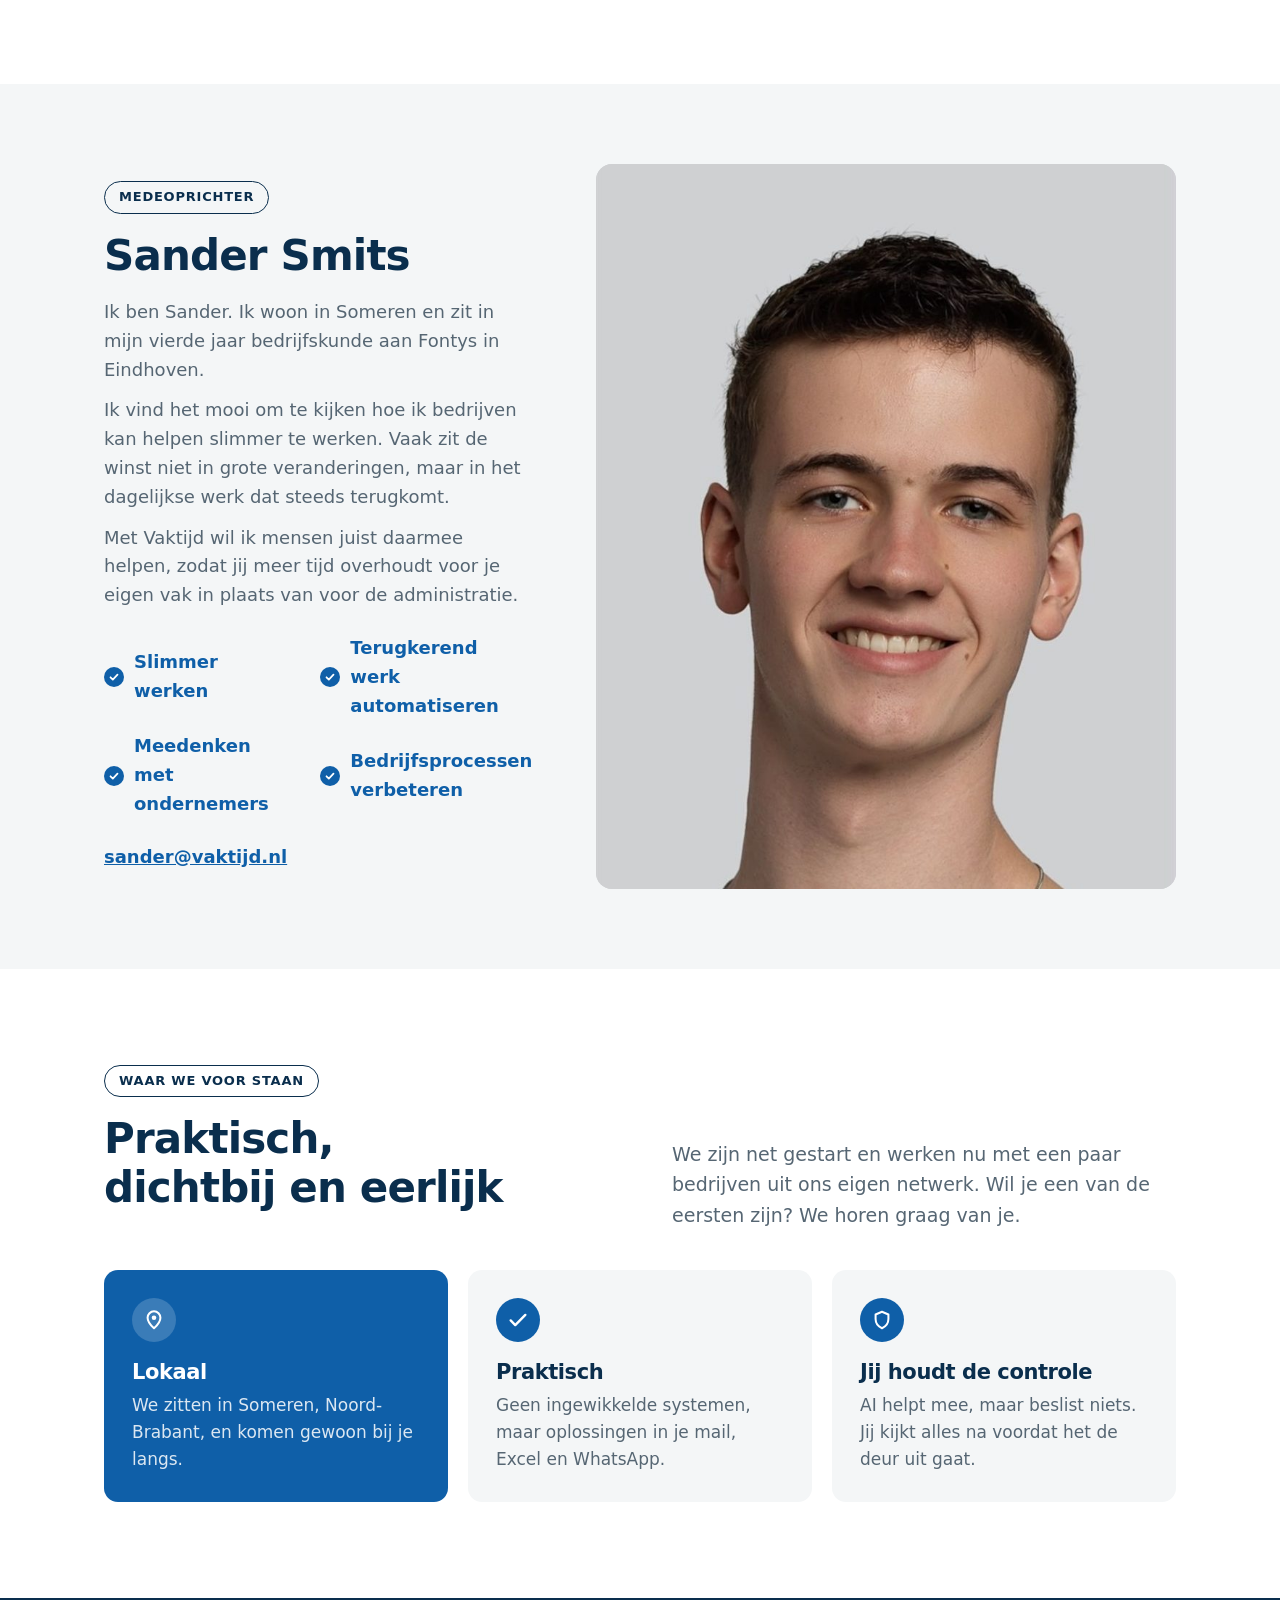
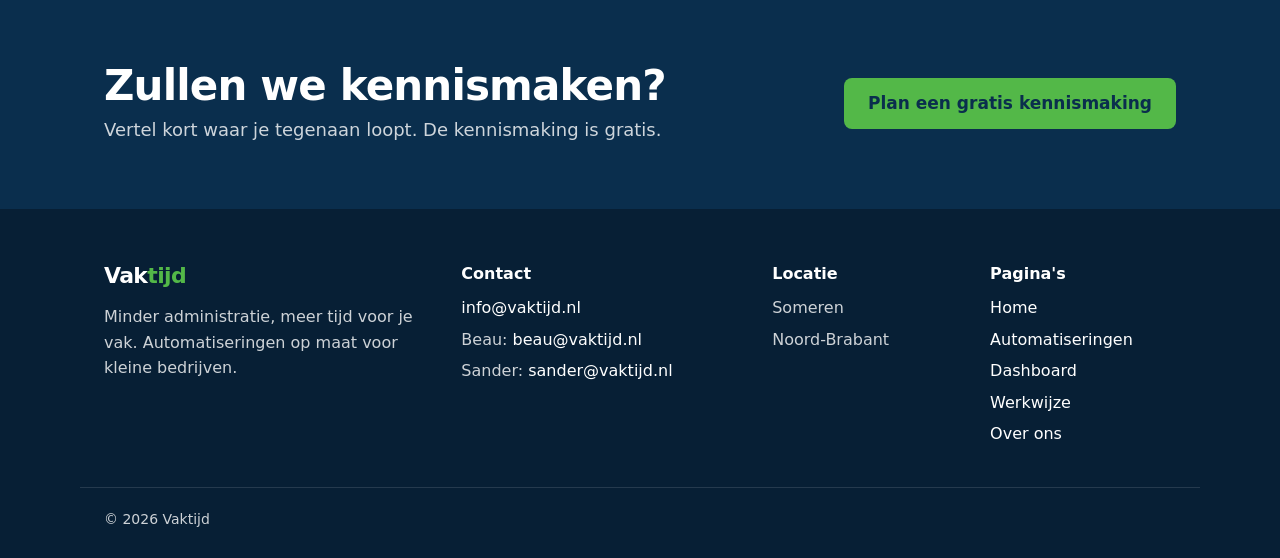
<file: over-ons.html>
<!DOCTYPE html>
<html lang="nl">
<head>
<meta charset="UTF-8">
<meta name="viewport" content="width=device-width, initial-scale=1">
<meta http-equiv="Content-Security-Policy" content="default-src 'self'; script-src 'self' https://static.cloudflareinsights.com; style-src 'self' https://fonts.googleapis.com; font-src https://fonts.gstatic.com; img-src 'self' data:; media-src 'self'; connect-src https://hook.eu1.make.com https://cloudflareinsights.com; form-action 'none'; base-uri 'self'; object-src 'none'; frame-src 'none'">
<meta name="referrer" content="strict-origin-when-cross-origin">
<meta name="theme-color" content="#0A2E4D">
<title>Over ons | Vaktijd, automatisering uit Someren</title>
<meta name="description" content="Vaktijd uit Someren, Noord-Brabant, is opgericht door Beau en Sander, twee bedrijfskundestudenten met interesse in AI en automatisering.">
<meta property="og:type" content="website">
<meta property="og:title" content="Over ons | Vaktijd, automatisering uit Someren">
<meta property="og:description" content="Vaktijd uit Someren, Noord-Brabant, is opgericht door Beau en Sander, twee bedrijfskundestudenten met interesse in AI en automatisering.">
<link rel="canonical" href="https://vaktijd.nl/over-ons.html">
<meta property="og:url" content="https://vaktijd.nl/over-ons.html">
<meta property="og:site_name" content="Vaktijd">
<meta property="og:locale" content="nl_NL">
<meta property="og:image" content="https://vaktijd.nl/assets/vaktijd-share.jpg">
<meta property="og:image:width" content="1200">
<meta property="og:image:height" content="630">
<meta name="twitter:card" content="summary_large_image">
<link rel="icon" type="image/svg+xml" href="data:image/svg+xml,%3Csvg xmlns='http://www.w3.org/2000/svg' viewBox='0 0 64 48'%3E%3Cpath d='M24.8 19.2A14 14 0 0 1 48.7 15' fill='none' stroke='%230F5FA8' stroke-width='5' stroke-linecap='round'/%3E%3Cpath d='M24.8 28.8A14 14 0 1 0 51.2 19.2' fill='none' stroke='%2353B848' stroke-width='5' stroke-linecap='round'/%3E%3Cpath d='M31 24l5.5 5L46 18' fill='none' stroke='%230A2E4D' stroke-width='5' stroke-linecap='round' stroke-linejoin='round'/%3E%3C/svg%3E">
<link rel="preconnect" href="https://fonts.googleapis.com">
<link rel="preconnect" href="https://fonts.gstatic.com" crossorigin>
<link href="https://fonts.googleapis.com/css2?family=Schibsted+Grotesk:wght@600;700;800&family=Source+Sans+3:wght@400;600;700&display=swap" rel="stylesheet">
<link rel="stylesheet" href="style.css">
</head>
<body>

<header class="nav solid" id="nav">
  <div class="wrap nav-inner">
    <a href="./" class="brand" aria-label="Vaktijd, naar de homepage">
      <svg viewBox="0 0 64 48" aria-hidden="true">
        <path d="M6 18h17" fill="none" stroke-width="4" stroke-linecap="round" stroke="#0F5FA8"/>
        <path d="M2 24h16" fill="none" stroke-width="4" stroke-linecap="round" stroke="#4A8FD0"/>
        <path d="M6 30h17" fill="none" stroke-width="4" stroke-linecap="round" stroke="#53B848"/>
        <path d="M24.8 19.2A14 14 0 0 1 48.7 15" fill="none" stroke="#0F5FA8" stroke-width="4.5" stroke-linecap="round"/>
        <path d="M24.8 28.8A14 14 0 1 0 51.2 19.2" fill="none" stroke="#53B848" stroke-width="4.5" stroke-linecap="round"/>
        <path d="M47 19.5l7.5-2.5-1 8z" fill="#53B848"/>
        <path class="check-mark" d="M31 24l5.5 5L46 18" fill="none" stroke-width="4.5" stroke-linecap="round" stroke-linejoin="round"/>
      </svg>
      <span class="wordmark">Vak<span>tijd</span></span>
    </a>
    <button class="menu-toggle" id="menuToggle" type="button" aria-expanded="false" aria-controls="navLinks" aria-label="Menu openen"><span></span><span></span></button>
    <nav class="nav-links" id="navLinks" aria-label="Hoofdmenu">
      <a href="automatiseringen.html">Automatiseringen</a>
      <a href="dashboard.html">Dashboard</a>
      <a href="werkwijze.html">Werkwijze</a>
      <a href="over-ons.html" aria-current="page">Over ons</a>
      <a href="./#contact" class="btn btn-green">Kennismaken</a>
    </nav>
  </div>
</header>

<main id="top" class="subpage">

<section class="about-top">
  <div class="wrap">
    <div class="about-card">
      <div class="about-copy">
        <span class="pill">Over ons</span>
        <h1>Over Vaktijd</h1>
        <p>Vaktijd is opgericht door Beau en Sander. We zitten allebei in de laatste jaren van onze studie bedrijfskunde en hebben veel interesse in AI en automatisering.</p>
        <p>Wat we tijdens de opleiding leren over processen en organisaties, willen we toepassen waar het direct verschil maakt: bij kleine bedrijven in onze eigen regio. Ondernemers die liever met hun vak bezig zijn dan met papierwerk.</p>
        <div class="about-actions">
          <a href="./#contact" class="btn btn-primary">Plan een kennismaking</a>
          <a href="werkwijze.html" class="btn btn-outline">Zo werken we</a>
        </div>
        <dl class="stats">
          <div><dt>2</dt><dd>oprichters, allebei bedrijfskunde</dd></div>
          <div><dt>Someren</dt><dd>lokaal, we komen gewoon langs</dd></div>
          <div><dt>€ 0</dt><dd>voor de kennismaking</dd></div>
        </dl>
      </div>
      <div class="portrait portrait-duo brand-panel">
        <svg viewBox="0 0 64 48" aria-hidden="true">
          <path d="M6 18h17" fill="none" stroke-width="4" stroke-linecap="round" stroke="#4A8FD0"/>
          <path d="M2 24h16" fill="none" stroke-width="4" stroke-linecap="round" stroke="#7FB2E3"/>
          <path d="M6 30h17" fill="none" stroke-width="4" stroke-linecap="round" stroke="#53B848"/>
          <path d="M24.8 19.2A14 14 0 0 1 48.7 15" fill="none" stroke="#4A8FD0" stroke-width="4.5" stroke-linecap="round"/>
          <path d="M24.8 28.8A14 14 0 1 0 51.2 19.2" fill="none" stroke="#53B848" stroke-width="4.5" stroke-linecap="round"/>
          <path d="M47 19.5l7.5-2.5-1 8z" fill="#53B848"/>
          <path d="M31 24l5.5 5L46 18" fill="none" stroke="#FFFFFF" stroke-width="4.5" stroke-linecap="round" stroke-linejoin="round"/>
        </svg>
        <p class="brand-slogan">Minder administratie,<br><em>meer tijd voor je vak.</em></p>
      </div>
    </div>
  </div>
</section>

<section class="person">
  <div class="wrap person-grid">
    <div class="portrait portrait-photo"><img src="assets/beau.jpg" alt="Beau van Hoof" width="520" height="650" loading="lazy"></div>
    <div>
      <span class="pill">Medeoprichter</span>
      <h2>Beau van Hoof</h2>
      <p>Ik ben Beau en zit in mijn derde jaar bedrijfskunde aan Avans Hogeschool.</p>
      <p>Ik wilde altijd al zelf iets beginnen waarmee ik anderen kan helpen. Bij ondernemers om me heen zie ik hoeveel tijd er gaat zitten in werk dat eigenlijk vanzelf zou kunnen gaan.</p>
      <p>Met Vaktijd bouw ik automatiseringen die dat werk uit handen nemen, in de programma's die je al gebruikt. Zo houd jij meer tijd over voor je vak.</p>
      <ul class="checks">
        <li>Automatiseringen bouwen</li>
        <li>AI slim inzetten</li>
        <li>Microsoft 365 en Excel</li>
        <li>Processen in kaart brengen</li>
      </ul>
      <p class="person-mail"><a href="mailto:beau@vaktijd.nl">beau@vaktijd.nl</a></p>
    </div>
  </div>
</section>

<section class="person soft">
  <div class="wrap person-grid person-flip">
    <div class="portrait portrait-photo"><img src="assets/sander.jpg" alt="Sander Smits" width="800" height="1000" loading="lazy"></div>
    <div>
      <span class="pill">Medeoprichter</span>
      <h2>Sander Smits</h2>
      <p>Ik ben Sander. Ik woon in Someren en zit in mijn vierde jaar bedrijfskunde aan Fontys in Eindhoven.</p>
      <p>Ik vind het mooi om te kijken hoe ik bedrijven kan helpen slimmer te werken. Vaak zit de winst niet in grote veranderingen, maar in het dagelijkse werk dat steeds terugkomt.</p>
      <p>Met Vaktijd wil ik mensen juist daarmee helpen, zodat jij meer tijd overhoudt voor je eigen vak in plaats van voor de administratie.</p>
      <ul class="checks">
        <li>Slimmer werken</li>
        <li>Terugkerend werk automatiseren</li>
        <li>Meedenken met ondernemers</li>
        <li>Bedrijfsprocessen verbeteren</li>
      </ul>
      <p class="person-mail"><a href="mailto:sander@vaktijd.nl">sander@vaktijd.nl</a></p>
    </div>
  </div>
</section>

<section class="values-section">
  <div class="wrap">
    <div class="values-head">
      <div>
        <span class="pill">Waar we voor staan</span>
        <h2>Praktisch, dichtbij en eerlijk</h2>
      </div>
      <p class="intro">We zijn net gestart en werken nu met een paar bedrijven uit ons eigen netwerk. Wil je een van de eersten zijn? We horen graag van je.</p>
    </div>
    <div class="values">
      <article class="value value-accent">
        <span class="value-icon" aria-hidden="true"><svg viewBox="0 0 24 24"><path d="M12 21s-7-6.2-7-11.5A7 7 0 0 1 19 9.5C19 14.8 12 21 12 21Z" fill="none" stroke="currentColor" stroke-width="2.2" stroke-linejoin="round"/><circle cx="12" cy="9.5" r="2.5" fill="currentColor"/></svg></span>
        <h3>Lokaal</h3>
        <p>We zitten in Someren, Noord-Brabant, en komen gewoon bij je langs.</p>
      </article>
      <article class="value">
        <span class="value-icon" aria-hidden="true"><svg viewBox="0 0 24 24"><path d="M4 12.5l5 5L20 6.5" fill="none" stroke="currentColor" stroke-width="2.6" stroke-linecap="round" stroke-linejoin="round"/></svg></span>
        <h3>Praktisch</h3>
        <p>Geen ingewikkelde systemen, maar oplossingen in je mail, Excel en WhatsApp.</p>
      </article>
      <article class="value">
        <span class="value-icon" aria-hidden="true"><svg viewBox="0 0 24 24"><path d="M12 3l7 3v5c0 4.5-3 8.2-7 10-4-1.8-7-5.5-7-10V6Z" fill="none" stroke="currentColor" stroke-width="2.2" stroke-linejoin="round"/></svg></span>
        <h3>Jij houdt de controle</h3>
        <p>AI helpt mee, maar beslist niets. Jij kijkt alles na voordat het de deur uit gaat.</p>
      </article>
    </div>
  </div>
</section>

<section class="cta-band">
  <div class="wrap cta-inner">
    <div>
      <h2>Zullen we kennismaken?</h2>
      <p>Vertel kort waar je tegenaan loopt. De kennismaking is gratis.</p>
    </div>
    <a href="./#contact" class="btn btn-green">Plan een gratis kennismaking</a>
  </div>
</section>

</main>

<footer class="site-foot">
  <div class="wrap foot-grid">
    <div class="foot-brand">
      <span class="wordmark">Vak<span>tijd</span></span>
      <p>Minder administratie, meer tijd voor je vak. Automatiseringen op maat voor kleine bedrijven.</p>
    </div>
    <div>
      <h3>Contact</h3>
      <ul>
        <li><a href="mailto:info@vaktijd.nl">info@vaktijd.nl</a></li>
        <li>Beau: <a href="mailto:beau@vaktijd.nl">beau@vaktijd.nl</a></li>
        <li>Sander: <a href="mailto:sander@vaktijd.nl">sander@vaktijd.nl</a></li>
      </ul>
    </div>
    <div>
      <h3>Locatie</h3>
      <ul>
        <li>Someren</li>
        <li>Noord-Brabant</li>
      </ul>
    </div>
    <div>
      <h3>Pagina's</h3>
      <ul>
        <li><a href="./">Home</a></li>
        <li><a href="automatiseringen.html">Automatiseringen</a></li>
        <li><a href="dashboard.html">Dashboard</a></li>
        <li><a href="werkwijze.html">Werkwijze</a></li>
        <li><a href="over-ons.html">Over ons</a></li>
      </ul>
    </div>
  </div>
  <div class="wrap foot-bottom">© 2026 Vaktijd</div>
</footer>

<script src="main.js" defer></script>
<!-- Cloudflare Web Analytics --><script type='module' src='https://static.cloudflareinsights.com/beacon.min.js' data-cf-beacon='{"token": "0d599b2159404e5b96f59f497e83c845"}'></script><!-- End Cloudflare Web Analytics -->
</body>
</html>
</file>
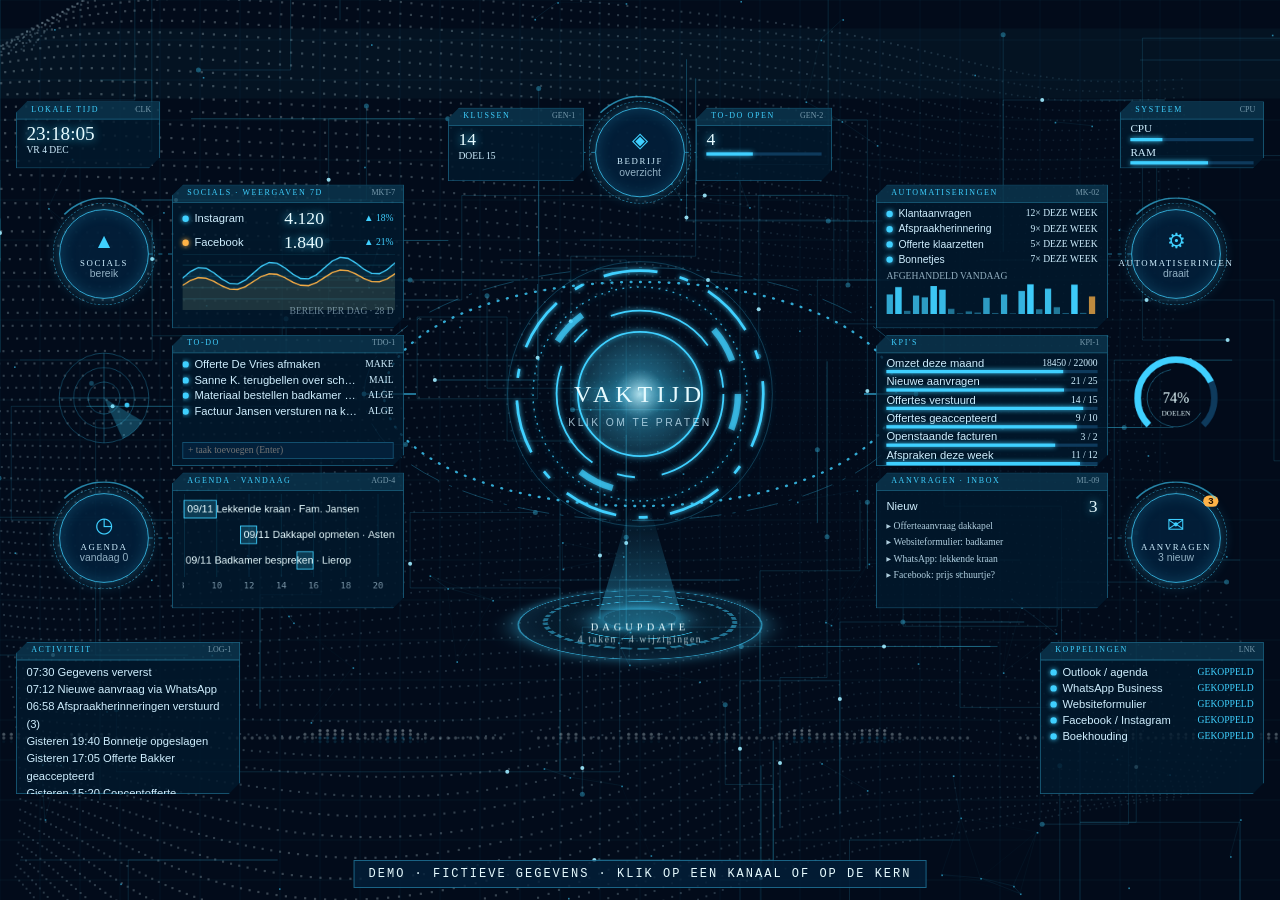
<file: vlot-demo.html>
<!doctype html>
<html lang="nl">
<head>
<meta http-equiv="Content-Security-Policy" content="default-src 'self'; script-src 'self' 'unsafe-inline' https://static.cloudflareinsights.com; style-src 'self' 'unsafe-inline' https://fonts.googleapis.com; font-src https://fonts.gstatic.com; img-src 'self' data:; media-src 'self'; connect-src 'self' https://cloudflareinsights.com; base-uri 'self'; object-src 'none'; form-action 'none'">
<meta name="robots" content="noindex">
<meta name="referrer" content="strict-origin-when-cross-origin">
<meta charset="utf-8">
<meta name="viewport" content="width=device-width, initial-scale=1">
<title>VLOT demo | Vaktijd</title>
<link href="https://fonts.googleapis.com/css2?family=Orbitron:wght@400;600&family=Rajdhani:wght@400;500;600&family=Share+Tech+Mono&display=swap" rel="stylesheet">
<style>
:root{--bg:#020b1a;--c:#3fd0ff;--c2:#1a8cff;--dim:#0e3a5c;--txt:#cfefff;--warn:#ffb347;--bad:#ff5a5a}
*{box-sizing:border-box;margin:0;padding:0}
html,body{height:100%;overflow:hidden;background:var(--bg);color:var(--txt);font-family:Rajdhani,sans-serif}
#bg{position:fixed;inset:0}
#stage{position:absolute;left:50%;top:50%;width:1600px;height:900px;transform-origin:center}
#world{position:absolute;inset:0;z-index:2;transition:transform 1.1s cubic-bezier(.7,0,.2,1);transform-origin:0 0}
.abs{position:absolute}
.fade{transition:opacity .6s}
.hidden{opacity:0!important;pointer-events:none!important}
@keyframes spin{to{transform:rotate(360deg)}}
@keyframes spinr{to{transform:rotate(-360deg)}}
@keyframes flow{to{stroke-dashoffset:-56}}
@keyframes blink{50%{opacity:.25}}
@keyframes fadein{from{opacity:0;transform:translateY(6px)}}
svg.wires{position:absolute;inset:0;width:1600px;height:900px;pointer-events:none;overflow:visible}
.wire{stroke:var(--c);stroke-width:1.2;fill:none;opacity:.55;stroke-dasharray:5 7;animation:flow 2.5s linear infinite}

/* ronde kanaalbubbels */
.node{position:absolute;transform:translate(-50%,-50%);cursor:pointer;text-align:center;z-index:3}
.node .ring{width:112px;height:112px;border-radius:50%;border:1.5px solid var(--c);display:flex;align-items:center;justify-content:center;flex-direction:column;box-shadow:0 0 18px #3fd0ff55,inset 0 0 18px #3fd0ff33;background:#03203aee;position:relative;transition:transform .3s,box-shadow .3s}
.node .ring::before{content:"";position:absolute;inset:-9px;border-radius:50%;border:1px dashed #3fd0ff88;animation:spin 14s linear infinite}
.node .ring::after{content:"";position:absolute;inset:-16px;border-radius:50%;border:2px solid transparent;border-top-color:#3fd0ff99;animation:spinr 6s linear infinite}
.node:hover .ring{transform:scale(1.08);box-shadow:0 0 34px #3fd0ffaa,inset 0 0 22px #3fd0ff55}
.node .ico{font-size:26px;color:var(--c)}
.node .lbl{font-family:Orbitron;font-size:11px;letter-spacing:2px;margin-top:5px}
.node .sub{font-size:13px;opacity:.7}
.node.small .ring{width:100px;height:100px}
.node.small .lbl{font-size:10px}
.badge{position:absolute;top:2px;right:2px;background:var(--warn);color:#201000;border-radius:10px;font-size:12px;padding:0 6px;font-weight:600}

/* rechthoekige HUD-vakken */
.box{position:absolute;border:1px solid #3fd0ff66;background:#021a2ecc;padding:26px 12px 10px;clip-path:polygon(14px 0,100% 0,100% calc(100% - 14px),calc(100% - 14px) 100%,0 100%,0 14px);z-index:2}
.box::before{content:attr(data-t);position:absolute;left:0;top:0;right:0;height:18px;background:#3fd0ff22;border-bottom:1px solid #3fd0ff55;font-family:Orbitron;font-size:10px;letter-spacing:2px;color:var(--c);padding:3px 0 0 18px}
.box::after{content:attr(data-id);position:absolute;right:10px;top:3px;font-family:'Share Tech Mono';font-size:10px;opacity:.55}
.box .k{font-family:Orbitron;font-size:22px;color:#e6fbff;text-shadow:0 0 10px var(--c)}
.mono{font-family:'Share Tech Mono';font-size:12px}
.up{color:var(--c)}.down{color:var(--warn)}
.row{display:flex;justify-content:space-between;align-items:center;font-size:14px;padding:2px 0}
.dot{display:inline-block;width:8px;height:8px;border-radius:50%;margin-right:7px;background:var(--c);box-shadow:0 0 6px var(--c)}
.dot.w{background:var(--warn);box-shadow:0 0 6px var(--warn)}.dot.b{background:var(--bad);box-shadow:0 0 6px var(--bad);animation:blink 1s infinite}
.minibar{height:4px;background:var(--dim);position:relative;margin:3px 0 6px}
.minibar i{position:absolute;left:0;top:0;bottom:0;background:var(--c);box-shadow:0 0 6px var(--c);transition:width 1.2s}

/* kern */
#core{position:absolute;left:630px;top:210px;width:340px;height:340px;cursor:pointer;z-index:5}
#core svg{width:100%;height:100%;overflow:visible}
.r1{animation:spin 20s linear infinite;transform-origin:150px 150px}
.r2{animation:spinr 12s linear infinite;transform-origin:150px 150px}
.r3{animation:spin 6s linear infinite;transform-origin:150px 150px}
#core.listening .r3{animation-duration:1.2s}
#core.thinking .r1{animation-duration:3s}
#coreLabel{position:absolute;left:0;right:0;top:50%;transform:translateY(-50%);text-align:center;font-family:Orbitron;letter-spacing:6px;font-size:30px;color:#e6fbff;text-shadow:0 0 14px var(--c);pointer-events:none}
#coreState{position:absolute;left:0;right:0;top:calc(50% + 28px);text-align:center;font-size:13px;letter-spacing:3px;opacity:.75;pointer-events:none}
#transcript{position:absolute;left:50%;transform:translateX(-50%);width:max-content;max-width:640px;top:552px;text-align:center;font-size:15px;line-height:1.45;z-index:6;pointer-events:none;padding:4px 10px;text-shadow:0 0 6px #020b1a,0 0 12px #020b1a,0 0 18px #020b1a,0 0 10px #3fd0ff55;transition:opacity .5s}
#transcript:empty{display:none}
#transcript.weg,body.ingezoomd #transcript,body.paneel #transcript{opacity:0}
#transcript .you{opacity:.6;font-size:14px}

/* dagupdate-platform */
#platform{position:absolute;left:600px;top:560px;width:400px;height:200px;perspective:700px;cursor:pointer;z-index:4}
#beam{position:absolute;left:150px;top:-40px;width:100px;height:130px;background:linear-gradient(to top,#3fd0ff55,transparent);clip-path:polygon(0 100%,100% 100%,62% 0,38% 0);pointer-events:none;animation:blink 3s infinite}
.disc{position:absolute;left:50px;top:-50px;width:300px;height:300px;transform:rotateX(74deg);transform-style:preserve-3d}
.disc div{position:absolute;border-radius:50%;inset:0}
.d1{border:2px solid #3fd0ffaa;box-shadow:0 0 30px #3fd0ff88,inset 0 0 60px #3fd0ff44;background:radial-gradient(circle,#3fd0ff33,#03203a00 70%)}
.d2{inset:30px!important;border:6px dashed #3fd0ff77;animation:spin 10s linear infinite}
.d3{inset:65px!important;border:2px solid #3fd0ffcc;border-left-color:transparent;border-right-color:transparent;animation:spinr 4s linear infinite}
.d4{inset:105px!important;background:#3fd0ff44;box-shadow:0 0 40px #3fd0ff}
#platform:hover .d1{box-shadow:0 0 60px #3fd0ffdd,inset 0 0 80px #3fd0ff77}
#platLabel{position:absolute;left:0;right:0;top:104px;text-align:center;font-family:Orbitron;font-size:13px;letter-spacing:5px;color:#e6fbff;text-shadow:0 0 10px var(--c)}
#platLabel small{display:block;font-family:Rajdhani;letter-spacing:2px;font-size:12px;opacity:.7}

#briefPanel{left:470px;top:120px;width:660px;max-height:560px;overflow:auto;z-index:20;transition:opacity .4s,transform .4s;padding:34px 26px 20px}
#briefPanel.off{opacity:0;pointer-events:none;transform:translateY(30px)}
#briefPanel h3{font-family:Orbitron;font-size:11px;letter-spacing:2px;margin:12px 0 6px;opacity:.8}
#briefPanel li{list-style:none;padding:3px 0 3px 16px;position:relative;font-size:17px}
#briefPanel li::before{content:"";position:absolute;left:0;top:11px;width:7px;height:7px;background:var(--c);transform:rotate(45deg)}
#briefPanel li.w::before{background:var(--warn)}
#chPanel{left:1090px;top:100px;width:490px;height:680px;overflow:auto;z-index:20;transition:opacity .4s,transform .4s;padding:34px 22px 18px}
#chPanel.off{opacity:0;pointer-events:none;transform:translateX(30px)}
#chPanel h3{font-family:Orbitron;font-size:11px;letter-spacing:2px;margin:14px 0 6px;opacity:.8}
#chPanel .tabs{display:flex;gap:6px;flex-wrap:wrap}
#chPanel .tab,#chPanel .btn{font-family:Orbitron;font-size:10px;letter-spacing:1.5px;padding:5px 9px;border:1px solid #3fd0ff44;cursor:pointer;color:var(--txt);text-decoration:none;display:inline-block}
#chPanel .tab.on,#chPanel .tab:hover,#chPanel .btn:hover{background:#3fd0ff22;border-color:var(--c);color:#e6fbff}
#chPanel .btns{display:flex;gap:8px;margin-top:14px}
#cpIn{width:100%;margin-top:6px;background:#03203a;border:1px solid #3fd0ff55;color:var(--txt);font:12px 'Share Tech Mono';padding:4px 6px;box-sizing:border-box}
#chPanel .sgrid{display:grid;grid-template-columns:repeat(3,1fr);gap:6px;margin-bottom:6px}
#chPanel .stile{border:1px solid #3fd0ff33;background:#3fd0ff0a;padding:5px 8px}
#chPanel .sl{font-size:9px;opacity:.6;letter-spacing:1px;white-space:nowrap;overflow:hidden;text-overflow:ellipsis}
#chPanel .sv{font-family:Orbitron;font-size:19px;color:#e6fbff;line-height:1.3}
#chPanel .sh{font-family:Orbitron;font-size:10px;letter-spacing:1.5px;margin:10px 0 6px;opacity:.9}
#chPanel .prow{display:flex;gap:9px;align-items:center;padding:5px 0;border-bottom:1px solid #3fd0ff1a;color:inherit;text-decoration:none}
#chPanel .prow:hover{background:#3fd0ff0f}
#chPanel .prow img,#chPanel .noimg{width:46px;height:46px;object-fit:cover;border:1px solid #3fd0ff44;flex:none}
#chPanel .pmid{flex:1;min-width:0}#chPanel .ptx{font-size:13px;white-space:nowrap;overflow:hidden;text-overflow:ellipsis}
#chPanel .pbar{height:3px;background:var(--dim);margin-top:4px}#chPanel .pbar i{display:block;height:100%;background:var(--c);box-shadow:0 0 6px var(--c)}
#chPanel .pnum{font-size:10px;text-align:right;line-height:1.35;flex:none;width:86px}#chPanel .pnum b{color:#e6fbff;font-size:12px}
.qbtn{position:absolute;transform:translate(-50%,0);font-family:Orbitron;font-size:9px;letter-spacing:1.5px;padding:5px 10px;border:1px solid #3fd0ff55;background:#03203acc;color:var(--txt);cursor:pointer;white-space:nowrap;clip-path:polygon(6px 0,100% 0,100% calc(100% - 6px),calc(100% - 6px) 100%,0 100%,0 6px);z-index:3}
.qbtn:hover{background:#3fd0ff33;color:#e6fbff;border-color:var(--c)}
.close{position:absolute;right:12px;top:22px;cursor:pointer;opacity:.7;font-size:22px}

#back{position:absolute;left:24px;top:110px;font-family:Orbitron;font-size:12px;letter-spacing:2px;border:1px solid var(--c);padding:8px 14px;cursor:pointer;z-index:9;background:#03203acc;transition:opacity .4s}
#back.off{opacity:0;pointer-events:none}
#crumb{position:absolute;left:24px;top:150px;font-family:Orbitron;font-size:11px;letter-spacing:3px;color:var(--c);transition:opacity .4s}

#eq{position:absolute;left:0;top:700px;width:1600px;height:200px;z-index:1;cursor:pointer}
#np{position:absolute;left:450px;width:700px;top:832px;z-index:5;text-align:center;cursor:pointer}
#np .npr{display:flex;align-items:center;justify-content:center;gap:12px;height:28px}
#spCover{width:26px;height:26px;border:1px solid #3fd0ff66;object-fit:cover;display:none}
#spTitel{font-family:Orbitron;font-size:14px;letter-spacing:2px;color:#e6fbff;max-width:340px;white-space:nowrap;overflow:hidden;text-overflow:ellipsis;transition:text-shadow .1s}
#spArt{opacity:.7;max-width:200px;white-space:nowrap;overflow:hidden;text-overflow:ellipsis}
#spCtl{display:none;letter-spacing:6px;font-size:12px;opacity:.85}#spCtl span:hover{color:#e6fbff}
#np .prog{width:420px;height:2px;margin:6px auto 4px;background:var(--dim);position:relative}
#spBar{position:absolute;left:0;top:0;bottom:0;width:0;background:var(--c);box-shadow:0 0 6px var(--c);transition:width 1s linear}
#eqLabel{font-family:Orbitron;font-size:9px;letter-spacing:2px;opacity:.5}
.deco{pointer-events:none}
#np{display:none}#demoTag{position:fixed;left:50%;bottom:12px;transform:translateX(-50%);z-index:50;font:12px 'Share Tech Mono',monospace;letter-spacing:2px;color:#e6fbff;background:#03203acc;border:1px solid #3fd0ff66;padding:6px 14px;white-space:nowrap;pointer-events:none}
@media (max-width:700px){#demoTag{font-size:9px;letter-spacing:1px}}
</style>
</head>
<body>
<canvas id="bg"></canvas>
<div id="demoTag">DEMO · FICTIEVE GEGEVENS · KLIK OP EEN KANAAL OF OP DE KERN</div>

<div id="stage">
  <canvas id="eq" width="1600" height="200" ></canvas>
  <div id="np"><div id="sp">
    <div class="npr"><img id="spCover" alt=""><span id="spTitel">SPOTIFY</span><span id="spArt" class="mono">niet gekoppeld</span>
      <span class="mono" id="spCtl"><span data-a="previous">&#9664;&#9664;</span> <span data-a="toggle" id="spPP">&#10074;&#10074;</span> <span data-a="next">&#9654;&#9654;</span></span></div>
    <div class="prog"><i id="spBar"></i></div>
    <div id="eqLabel">KLIK HIER VOOR LIVE BEAT (SYSTEEMAUDIO DELEN)</div></div></div>

  <div id="world">
    <svg class="wires" id="wires"></svg>

    <!-- oog-ellips rond de kern -->
    <svg class="wires deco" style="z-index:1">
      <ellipse cx="800" cy="380" rx="320" ry="140" fill="none" stroke="#3fd0ff" stroke-width="3" stroke-dasharray="1 11" stroke-linecap="round" opacity=".8"><animate attributeName="stroke-dashoffset" from="0" to="-120" dur="12s" repeatCount="indefinite"/></ellipse>
      <ellipse cx="800" cy="380" rx="345" ry="158" fill="none" stroke="#3fd0ff" stroke-width="1" stroke-dasharray="40 14 4 14" opacity=".35"><animate attributeName="stroke-dashoffset" from="0" to="144" dur="9s" repeatCount="indefinite"/></ellipse>
      <path d="M455 380 H520 M1080 380 H1145" stroke="#3fd0ff" stroke-width="2" opacity=".7"/>
      <circle cx="455" cy="380" r="3" fill="#3fd0ff"/><circle cx="1145" cy="380" r="3" fill="#3fd0ff"/>
    </svg>

    <div id="core" title="Klik om te praten">
      <svg viewBox="0 0 300 300">
        <defs><filter id="gl"><feGaussianBlur stdDeviation="3" result="b"/><feMerge><feMergeNode in="b"/><feMergeNode in="SourceGraphic"/></feMerge></filter>
        <radialGradient id="cg"><stop offset="0" stop-color="#e6fbff" stop-opacity=".9"/><stop offset=".35" stop-color="#3fd0ff" stop-opacity=".35"/><stop offset="1" stop-color="#3fd0ff" stop-opacity="0"/></radialGradient></defs>
        <circle cx="150" cy="150" r="80" fill="url(#cg)"/>
        <g filter="url(#gl)" fill="none" stroke="#3fd0ff">
          <circle cx="150" cy="150" r="146" stroke-opacity=".25"/>
          <g class="r1"><circle cx="150" cy="150" r="136" stroke-width="3" stroke-dasharray="60 25 10 25"/></g>
          <g class="r2"><circle cx="150" cy="150" r="118" stroke-width="1.5" stroke-dasharray="2 6" stroke-opacity=".8"/>
            <circle cx="150" cy="150" r="108" stroke-width="7" stroke-dasharray="40 160" stroke-opacity=".7"/></g>
          <g class="r3"><circle cx="150" cy="150" r="92" stroke-width="2" stroke-dasharray="120 30 20 30"/></g>
          <circle id="pulse" cx="150" cy="150" r="70" stroke-width="2" fill="#3fd0ff" fill-opacity=".06"/>
        </g>
      </svg>
      <div id="coreLabel">VAKTIJD</div>
      <div id="coreState">KLIK OM TE PRATEN</div>
    </div>

    <div id="platform" title="Dagupdate">
      <div id="beam"></div>
      <div class="disc"><div class="d1"></div><div class="d2"></div><div class="d3"></div><div class="d4"></div></div>
      <div id="platLabel">DAGUPDATE<small id="platSub">3 taken · 4 wijzigingen</small></div>
    </div>
  </div>

  <div id="transcript"></div>
  <div id="back" class="off">&larr; TERUG</div>
  <div id="crumb"></div>
  <div id="chPanel" class="box off" data-t="KANAAL" data-id="TAB-01"><span class="close">&times;</span><div id="cpBody"></div></div>
  <div id="briefPanel" class="box off" data-t="DAGUPDATE" data-id="BRF-01"><span class="close">&times;</span><div id="briefBody"></div></div>
</div>

<script>
window.__DEMO={"bijgewerkt":"2026-11-10T07:30:00+01:00","brief":{"vandaag":["08:00 Lekkende kraan, Fam. Jansen (Someren)","11:30 Dakkapel opmeten (Asten)","15:00 Badkamer bespreken (Lierop)","Offerte De Vries afmaken"],"veranderd":["3 nieuwe aanvragen binnen","2 offertes geaccepteerd","Factuur Bakker betaald","Instagram-bereik +18% deze week"],"let":["1 aanvraag wacht al 2 dagen op antwoord"]},"waarschuwingen":[],"agenda":[{"dag":"2026-11-09","start":"08:00","eind":"10:00","titel":"Lekkende kraan · Fam. Jansen"},{"dag":"2026-11-09","start":"11:30","eind":"12:30","titel":"Dakkapel opmeten · Asten"},{"dag":"2026-11-09","start":"15:00","eind":"16:00","titel":"Badkamer bespreken · Lierop"}],"mail":{"ongelezen":3,"recent":[{"onderwerp":"Offerteaanvraag dakkapel","van":"P. de Vries"},{"onderwerp":"Websiteformulier: badkamer","van":"M. Bakker"},{"onderwerp":"WhatsApp: lekkende kraan","van":"Fam. Jansen"},{"onderwerp":"Facebook: prijs schuurtje?","van":"Sanne K."}],"update":{"samenvatting":"3 nieuwe aanvragen, waarvan 1 voor een offerte.","binnen":[]},"zonderAntwoord":[]},"make":{"actief":4,"scenarios":[{"id":1,"naam":"Klantaanvragen","status":"ok","label":"12× DEZE WEEK","runsWeek":12,"runsMaand":41,"laatsteRun":"2026-11-10T07:12:00Z","fouten7d":0},{"id":2,"naam":"Afspraakherinnering","status":"ok","label":"9× DEZE WEEK","runsWeek":9,"runsMaand":33,"laatsteRun":"2026-11-09T17:00:00Z","fouten7d":0},{"id":3,"naam":"Offerte klaarzetten","status":"ok","label":"5× DEZE WEEK","runsWeek":5,"runsMaand":17,"laatsteRun":"2026-11-09T15:20:00Z","fouten7d":0},{"id":4,"naam":"Bonnetjes","status":"ok","label":"7× DEZE WEEK","runsWeek":7,"runsMaand":26,"laatsteRun":"2026-11-09T19:40:00Z","fouten7d":0}],"fouten":[]},"socials":{"bijgewerkt":"2026-11-10T07:30:00+01:00","fb":{"naam":"Installatiebedrijf (demo)","volgers":286,"week":{"weergaven":1840,"bereik":1210,"bezoeken":64,"interacties":92,"videoweergaven":730},"vorige":{"weergaven":1520,"bereik":990,"bezoeken":51,"interacties":70,"videoweergaven":610},"reeks":{"weergaven":[{"dag":"2026-10-14","v":240},{"dag":"2026-10-15","v":296},{"dag":"2026-10-16","v":328},{"dag":"2026-10-17","v":323},{"dag":"2026-10-18","v":286},{"dag":"2026-10-19","v":236},{"dag":"2026-10-20","v":199},{"dag":"2026-10-21","v":195},{"dag":"2026-10-22","v":228},{"dag":"2026-10-23","v":285},{"dag":"2026-10-24","v":341},{"dag":"2026-10-25","v":372},{"dag":"2026-10-26","v":366},{"dag":"2026-10-27","v":328},{"dag":"2026-10-28","v":278},{"dag":"2026-10-29","v":242},{"dag":"2026-10-30","v":238},{"dag":"2026-10-31","v":272},{"dag":"2026-11-01","v":329},{"dag":"2026-11-02","v":385},{"dag":"2026-11-03","v":415},{"dag":"2026-11-04","v":408},{"dag":"2026-11-05","v":370},{"dag":"2026-11-06","v":320},{"dag":"2026-11-07","v":284},{"dag":"2026-11-08","v":282},{"dag":"2026-11-09","v":316},{"dag":"2026-11-10","v":374}],"bereik":[{"dag":"2026-10-14","v":160},{"dag":"2026-10-15","v":195},{"dag":"2026-10-16","v":216},{"dag":"2026-10-17","v":213},{"dag":"2026-10-18","v":190},{"dag":"2026-10-19","v":158},{"dag":"2026-10-20","v":136},{"dag":"2026-10-21","v":133},{"dag":"2026-10-22","v":154},{"dag":"2026-10-23","v":190},{"dag":"2026-10-24","v":225},{"dag":"2026-10-25","v":245},{"dag":"2026-10-26","v":241},{"dag":"2026-10-27","v":218},{"dag":"2026-10-28","v":186},{"dag":"2026-10-29","v":164},{"dag":"2026-10-30","v":162},{"dag":"2026-10-31","v":183},{"dag":"2026-11-01","v":219},{"dag":"2026-11-02","v":254},{"dag":"2026-11-03","v":274},{"dag":"2026-11-04","v":269},{"dag":"2026-11-05","v":246},{"dag":"2026-11-06","v":214},{"dag":"2026-11-07","v":192},{"dag":"2026-11-08","v":191},{"dag":"2026-11-09","v":213},{"dag":"2026-11-10","v":249}],"bezoeken":[{"dag":"2026-10-14","v":9},{"dag":"2026-10-15","v":12},{"dag":"2026-10-16","v":13},{"dag":"2026-10-17","v":13},{"dag":"2026-10-18","v":11},{"dag":"2026-10-19","v":8},{"dag":"2026-10-20","v":7},{"dag":"2026-10-21","v":6},{"dag":"2026-10-22","v":8},{"dag":"2026-10-23","v":11},{"dag":"2026-10-24","v":13},{"dag":"2026-10-25","v":15},{"dag":"2026-10-26","v":15},{"dag":"2026-10-27","v":13},{"dag":"2026-10-28","v":10},{"dag":"2026-10-29","v":8},{"dag":"2026-10-30","v":8},{"dag":"2026-10-31","v":10},{"dag":"2026-11-01","v":12},{"dag":"2026-11-02","v":15},{"dag":"2026-11-03","v":17},{"dag":"2026-11-04","v":16},{"dag":"2026-11-05","v":14},{"dag":"2026-11-06","v":12},{"dag":"2026-11-07","v":10},{"dag":"2026-11-08","v":10},{"dag":"2026-11-09","v":11},{"dag":"2026-11-10","v":14}],"interacties":[{"dag":"2026-10-14","v":12},{"dag":"2026-10-15","v":15},{"dag":"2026-10-16","v":17},{"dag":"2026-10-17","v":17},{"dag":"2026-10-18","v":15},{"dag":"2026-10-19","v":11},{"dag":"2026-10-20","v":9},{"dag":"2026-10-21","v":9},{"dag":"2026-10-22","v":11},{"dag":"2026-10-23","v":14},{"dag":"2026-10-24","v":18},{"dag":"2026-10-25","v":20},{"dag":"2026-10-26","v":19},{"dag":"2026-10-27","v":17},{"dag":"2026-10-28","v":14},{"dag":"2026-10-29","v":11},{"dag":"2026-10-30","v":11},{"dag":"2026-10-31","v":13},{"dag":"2026-11-01","v":16},{"dag":"2026-11-02","v":20},{"dag":"2026-11-03","v":22},{"dag":"2026-11-04","v":21},{"dag":"2026-11-05","v":19},{"dag":"2026-11-06","v":16},{"dag":"2026-11-07","v":13},{"dag":"2026-11-08","v":13},{"dag":"2026-11-09","v":15},{"dag":"2026-11-10","v":19}],"videoweergaven":[{"dag":"2026-10-14","v":100},{"dag":"2026-10-15","v":128},{"dag":"2026-10-16","v":143},{"dag":"2026-10-17","v":141},{"dag":"2026-10-18","v":121},{"dag":"2026-10-19","v":96},{"dag":"2026-10-20","v":77},{"dag":"2026-10-21","v":75},{"dag":"2026-10-22","v":91},{"dag":"2026-10-23","v":119},{"dag":"2026-10-24","v":146},{"dag":"2026-10-25","v":162},{"dag":"2026-10-26","v":158},{"dag":"2026-10-27","v":139},{"dag":"2026-10-28","v":113},{"dag":"2026-10-29","v":95},{"dag":"2026-10-30","v":93},{"dag":"2026-10-31","v":109},{"dag":"2026-11-01","v":137},{"dag":"2026-11-02","v":165},{"dag":"2026-11-03","v":180},{"dag":"2026-11-04","v":176},{"dag":"2026-11-05","v":156},{"dag":"2026-11-06","v":131},{"dag":"2026-11-07","v":112},{"dag":"2026-11-08","v":111},{"dag":"2026-11-09","v":128},{"dag":"2026-11-10","v":156}]},"bereikWeek":1210},"ig":{"user":"demo","volgers":512,"posts":48,"week":{"reach":2380,"views":4120,"profile_views":96,"accounts_engaged":140,"total_interactions":210,"likes":170,"comments":22,"shares":9,"saves":9,"website_clicks":14},"vorige":{"reach":2010,"views":3480,"profile_views":80,"accounts_engaged":118,"total_interactions":175,"likes":140,"comments":18,"shares":8,"saves":9,"website_clicks":11},"bereikWeek":2380,"reeks":{"bereik":[{"dag":"2026-10-14","v":320},{"dag":"2026-10-15","v":397},{"dag":"2026-10-16","v":441},{"dag":"2026-10-17","v":434},{"dag":"2026-10-18","v":382},{"dag":"2026-10-19","v":313},{"dag":"2026-10-20","v":263},{"dag":"2026-10-21","v":257},{"dag":"2026-10-22","v":302},{"dag":"2026-10-23","v":379},{"dag":"2026-10-24","v":456},{"dag":"2026-10-25","v":499},{"dag":"2026-10-26","v":491},{"dag":"2026-10-27","v":438},{"dag":"2026-10-28","v":369},{"dag":"2026-10-29","v":319},{"dag":"2026-10-30","v":315},{"dag":"2026-10-31","v":361},{"dag":"2026-11-01","v":439},{"dag":"2026-11-02","v":515},{"dag":"2026-11-03","v":557},{"dag":"2026-11-04","v":547},{"dag":"2026-11-05","v":494},{"dag":"2026-11-06","v":425},{"dag":"2026-11-07","v":376},{"dag":"2026-11-08","v":373},{"dag":"2026-11-09","v":420},{"dag":"2026-11-10","v":498}]},"postsWeek":4,"media":[]},"fouten":[],"geschiedenis":[]},"koppelingen":[["Outlook / agenda","ok"],["WhatsApp Business","ok"],["Websiteformulier","ok"],["Facebook / Instagram","ok"],["Boekhouding","ok"]],"todos":[{"id":"t1","tekst":"Offerte De Vries afmaken","kanaal":"make","klaar":false,"bron":"dashboard"},{"id":"t2","tekst":"Sanne K. terugbellen over schuurtje","kanaal":"mail","klaar":false,"bron":"dashboard"},{"id":"t3","tekst":"Materiaal bestellen badkamer Bakker","kanaal":"algemeen","klaar":false,"bron":"dashboard"},{"id":"t4","tekst":"Factuur Jansen versturen na klus","kanaal":"algemeen","klaar":false,"bron":"dashboard"}],"kpis":[{"naam":"Klussen (pilot-vak)","kanaal":"algemeen","hoofd":false,"waarde":14,"doel":15,"periode":"week"},{"naam":"Omzet deze maand","kanaal":"algemeen","hoofd":true,"waarde":18450,"doel":22000,"periode":"maand"},{"naam":"Nieuwe aanvragen","kanaal":"mail","hoofd":true,"waarde":21,"doel":25,"periode":"maand"},{"naam":"Offertes verstuurd","kanaal":"make","hoofd":true,"waarde":14,"doel":15,"periode":"maand"},{"naam":"Offertes geaccepteerd","kanaal":"make","hoofd":true,"waarde":9,"doel":10,"periode":"maand"},{"naam":"Openstaande facturen","kanaal":"make","hoofd":true,"waarde":3,"doel":2,"periode":"nu","lagerIsBeter":true},{"naam":"Afspraken deze week","kanaal":"agenda","hoofd":true,"waarde":11,"doel":12,"periode":"week"},{"naam":"Aanvragen zonder antwoord","kanaal":"mail","hoofd":false,"waarde":1,"doel":0,"periode":"nu","lagerIsBeter":true},{"naam":"Automatisch afgehandeld","kanaal":"make","hoofd":false,"waarde":33,"doel":30,"periode":"week"},{"naam":"Volgers Instagram","kanaal":"marketing","hoofd":false,"waarde":512,"doel":600,"periode":"totaal"},{"naam":"Volgers Facebook","kanaal":"marketing","hoofd":false,"waarde":286,"doel":300,"periode":"totaal"},{"naam":"Google-reviews","kanaal":"marketing","hoofd":false,"waarde":4.8,"doel":5,"periode":"gemiddeld"},{"naam":"Websitebezoekers","kanaal":"marketing","hoofd":false,"waarde":640,"doel":800,"periode":"maand"},{"naam":"Website-aanvragen","kanaal":"marketing","hoofd":false,"waarde":8,"doel":10,"periode":"maand"}],"post":null,"klanten":null,"weekoverzicht":null,"claude":"ok","opdrachten":[],"doorsturen":true};
window.__ANTWOORD=function(t){t=String(t||'').toLowerCase();
 if(/vandaag|planning|agenda|afspra/.test(t))return 'Vandaag heeft u drie afspraken. Om acht uur de lekkende kraan bij familie Jansen in Someren, om half twaalf de dakkapel opmeten in Asten en om drie uur de badkamer bespreken in Lierop.';
 if(/aanvra|inbox|mail/.test(t))return 'Er zijn drie nieuwe aanvragen binnen: een dakkapel via de mail, een badkamer via het websiteformulier en een vraag over een schuurtje via Facebook. Eén aanvraag wacht al twee dagen op antwoord.';
 if(/automatiser|scenario/.test(t))return 'Vier automatiseringen draaien zonder fouten: klantaanvragen, afspraakherinneringen, offertes klaarzetten en bonnetjes. Deze week is er 33 keer werk automatisch afgehandeld.';
 if(/offerte/.test(t))return 'Deze maand zijn er veertien offertes verstuurd en negen geaccepteerd. De offerte voor De Vries staat nog open.';
 if(/omzet|geld|factu|bedrijf|kpi|doel/.test(t))return 'De omzet staat deze maand op achttienduizend vierhonderdvijftig euro, van een doel van tweeëntwintigduizend. Er staan nog drie facturen open.';
 if(/social|instagram|facebook|bereik/.test(t))return 'Instagram had deze week ruim vierduizend weergaven, achttien procent meer dan vorige week.';
 return 'Dit is een demo met fictieve gegevens. Vraag bijvoorbeeld wat er vandaag op de planning staat, hoeveel nieuwe aanvragen er zijn of hoe het met de offertes gaat.'};
window.fetch=async(u,o={})=>{u=String(u);const b=o.body?JSON.parse(o.body):{},D=window.__DEMO;let r={ok:true};
 if(u.startsWith('/api/state'))r=JSON.parse(JSON.stringify(D));
 else if(u.startsWith('/api/spotify'))r={};
 else if(u==='/api/ask')r={antwoord:window.__ANTWOORD(b.tekst+' '+(b.kanaal||''))};
 else if(u==='/api/todo'&&b.tekst)D.todos.unshift({id:'n'+Date.now(),tekst:b.tekst,kanaal:b.kanaal||'algemeen',klaar:false,bron:'dashboard'});
 else if(u.startsWith('/api/todo/')){const t=D.todos.find(t=>t.id===u.slice(10));if(t)t.klaar=!t.klaar}
 return {ok:true,status:200,json:async()=>r}};
try{localStorage.setItem('vlotGemeld','[]')}catch{}
</script>
<script>
/* ======= CONFIG: pas hier kanalen, opties en achtergrond aan ======= */
const CONFIG = {
  kanalen: [
    {id:"marketing", label:"SOCIALS", ico:"&#9650;", sub:"bereik", x:130, y:205, widget:"socials", knoppen:[], opties:[
      {naam:"Socials", widget:"socials", kpis:["Volgers Instagram","Volgers Facebook"], zoek:"post|social", vraag:""},
      {naam:"Reviews", kpis:["Google-reviews"], zoek:"review", vraag:""},
      {naam:"Website", kpis:["Websitebezoekers","Website-aanvragen"], zoek:"website", vraag:""}]},
    {id:"make", label:"AUTOMATISERINGEN", ico:"&#9881;", sub:"draait", x:1470, y:205, widget:"scenarios", knoppen:[], opties:[
      {naam:"Scenario's", widget:"scenarios", kpis:["Automatisch afgehandeld"], vraag:""},
      {naam:"Offertes", kpis:["Offertes verstuurd","Offertes geaccepteerd"], zoek:"offerte", vraag:""},
      {naam:"Facturen", kpis:["Openstaande facturen"], zoek:"factuur", vraag:""}]},
    {id:"algemeen", label:"BEDRIJF", ico:"&#9672;", sub:"overzicht", x:800, y:78, knoppen:[], opties:[
      {naam:"To-do's", todos:"alle", kpis:[], vraag:""},
      {naam:"KPI's", kpis:"alle", todos:"geen", vraag:""},
      {naam:"Omzet", kpis:["Omzet deze maand","Offertes geaccepteerd"], zoek:"omzet|factuur", vraag:""}]},
    {id:"agenda", label:"AGENDA", ico:"&#9719;", sub:"vandaag", x:130, y:560, widget:"agenda", knoppen:[], opties:[
      {naam:"Vandaag", widget:"agenda", kpis:[], vraag:""},
      {naam:"Deze week", widget:"week", kpis:["Afspraken deze week"], vraag:""}]},
    {id:"mail", label:"AANVRAGEN", ico:"&#9993;", sub:"inbox", x:1470, y:560, widget:"mail", knoppen:[], opties:[
      {naam:"Inbox", widget:"mail", kpis:["Nieuwe aanvragen"], vraag:""},
      {naam:"Opvolgen", widget:"opvolgen", kpis:["Aanvragen zonder antwoord"], zoek:"bel|opvolg", vraag:""}]}
  ],
  /* Zet afbeeldingen (bijv. van Pinterest) in de map VLOT/achtergrond en zet de bestandsnamen hier */
  /* Stem van VLOT: eerste beschikbare uit voorkeur. snelheid 1 = normaal, toon 1 = normaal */
  stem: {voorkeur:["Maarten","Fenna","Colette"], snelheid:1.05, toon:1},
  achtergrond: [],
  /* Status van koppelingen – later live */
  koppelingen: [["Outlook / agenda","ok"],["WhatsApp Business","ok"],["Websiteformulier","ok"],["Facebook / Instagram","ok"],["Boekhouding","ok"]]
};
/* Voorbeelddata – later live uit agenda, mail, Make en chats */
const BRIEF = {
  vandaag:["10:00 Belafspraak potentiële klant","13:30 Enquête-respondenten nabellen","Dagelijkse FB/IG-post controleren"],
  veranderd:["Make: klantopvolging 3× gedraaid, 1 fout","2 nieuwe mails van klanten","MARKETING: nieuwe Vaktijd-video klaar","Instagram-bereik +12% deze week"],
  let:["Scenario afspraakherinnering nog niet getest"]
};
/* =================================================================== */

const stage=document.getElementById('stage'),world=document.getElementById('world'),wires=document.getElementById('wires');
function fit(){const s=Math.min(innerWidth/1600,innerHeight/900);stage.style.transform=`translate(-50%,-50%) scale(${s})`}
fit();addEventListener('resize',fit);
const $=(h)=>{const t=document.createElement('template');t.innerHTML=h.trim();return t.content.firstChild};
function add(h,ch){const e=$(h);if(ch)e.dataset.ch=ch;e.classList.add('fade');world.appendChild(e);return e}
function wire(d,ch){const p=document.createElementNS('http://www.w3.org/2000/svg','path');p.setAttribute('d',d);p.setAttribute('class','wire fade');if(ch)p.dataset.ch=ch;wires.appendChild(p);return p}
function box(x,y,w,h,t,id,inner,ch){return add(`<div class="box" data-t="${t}" data-id="${id}" style="left:${x}px;top:${y}px;width:${w}px;height:${h}px">${inner}</div>`,ch)}

/* ---- Kanalen + subopties ---- */
CONFIG.kanalen.forEach(k=>{
  const el=add(`<div class="node" style="left:${k.x}px;top:${k.y}px"><div class="ring">${k.badge?`<span class="badge">${k.badge}</span>`:''}<div class="ico">${k.ico}</div><div class="lbl">${k.label}</div><div class="sub">${k.sub}</div></div></div>`,k.id);
  k.el=el;
  el.onclick=e=>{e.stopPropagation();if(zoomed===k&&k.chat){say('In de demo is er geen chat. In jouw eigen dashboard opent deze knop de bijbehorende omgeving.')}else zoomTo(k)};
  k.opties.forEach((o,i)=>{
    const a=-Math.PI/2+i*2*Math.PI/k.opties.length,ox=k.x+Math.cos(a)*175,oy=k.y+Math.sin(a)*175;
    wire(`M${k.x},${k.y} L${ox},${oy}`,'sub-'+k.id).classList.add('hidden');
    const s=add(`<div class="node small hidden" style="left:${ox}px;top:${oy}px"><div class="ring"><div class="ico">&#9670;</div><div class="lbl">${o.naam.toUpperCase()}</div></div></div>`,'sub-'+k.id);
    s.onclick=e=>{e.stopPropagation();tabKlik(k,o)};
  });
});

/* ---- Widgets bij de kanalen ---- */
// Marketing: kijkcijfers
box(215,118,290,180,'SOCIALS · WEERGAVEN 7D','MKT-7',`<div class="mono down" id="mktnote" style="position:absolute;right:12px;top:150px">VOORBEELD · NIET GEKOPPELD</div><div class="row"><span><span class="dot"></span>Instagram</span><span class="k" id="igv">0</span><span id="igp" class="up mono"></span></div>
 <div class="row"><span><span class="dot w"></span>Facebook</span><span class="k" id="fbv">0</span><span id="fbp" class="down mono"></span></div><canvas id="mktc" width="266" height="70"></canvas>`,'marketing');
wire('M186,205 H215','marketing');
// Make
box(1095,118,290,180,'AUTOMATISERINGEN','MK-02',`<div id="scen"></div><div class="mono" style="margin-top:4px;opacity:.7">AFGEHANDELD VANDAAG</div><canvas id="opsc" width="266" height="40"></canvas>`,'make');
wire('M1414,205 H1385','make');
// Agenda
box(215,478,290,170,'AGENDA · VANDAAG','AGD-4',`<canvas id="agc" width="266" height="122"></canvas>`,'agenda');
wire('M186,560 H215','agenda');
// Mail
box(1095,478,290,170,'AANVRAGEN · INBOX','ML-09',`<div class="row"><span>Nieuw</span><span class="k" id="mailn">–</span></div>
 <div class="mono" id="maill" style="line-height:1.7;opacity:.85;white-space:nowrap;overflow:hidden;text-overflow:ellipsis"></div>`,'mail');
wire('M1414,560 H1385','mail');
// Algemeen: twee kleine stat-vakken
box(560,22,170,92,'KLUSSEN','GEN-1',`<div class="k" id="pil">–</div><div class="mono" id="pild">DOEL 3</div>`,'algemeen');
box(870,22,170,92,'TO-DO OPEN','GEN-2',`<div class="k" id="omz">0</div><div class="minibar"><i id="omzb" style="width:0%"></i></div>`,'algemeen');
wire('M744,78 H730','algemeen');wire('M856,78 H870','algemeen');

/* ---- Decoratieve vakken ---- */
add(`<canvas class="abs deco" id="radar" width="120" height="120" style="left:70px;top:325px"></canvas>`);
box(215,306,290,164,'TO-DO','TDO-1',`<div id="todo" style="font-size:13px;line-height:1.25;height:104px;overflow:hidden"></div>
 <input id="todoIn" placeholder="+ taak toevoegen (Enter)" style="width:100%;margin-top:3px;background:#03203a;border:1px solid #3fd0ff55;color:var(--txt);font:12px 'Share Tech Mono';padding:2px 6px">`);
add(`<canvas class="abs deco" id="gauge" width="120" height="120" style="left:1410px;top:325px"></canvas>`);
box(1095,306,290,164,'KPI\'S','KPI-1',`<div id="kpi" style="font-size:12px"></div><canvas id="netc" width="0" height="0"></canvas>`);
box(20,14,180,84,'LOKALE TIJD','CLK',`<div class="k" id="time" style="font-size:24px">--:--</div><div class="mono" id="date"></div>`);
box(1400,14,180,84,'SYSTEEM','CPU',`<div id="bars"></div>`);
box(20,690,280,190,'ACTIVITEIT','LOG-1',`<div id="feedList" style="font-size:14px;line-height:1.55"></div>`);
box(1300,690,280,190,'KOPPELINGEN','LNK',`<div id="links"></div>`);

/* ---- Snelknoppen rond de kanalen (CONFIG.kanalen[].knoppen) ---- */
CONFIG.kanalen.forEach(k=>(k.knoppen||[]).forEach((b,i)=>{
  const e=add(`<div class="qbtn" style="left:${b.x??k.x}px;top:${b.y??k.y+70+i*30}px">${String(b.tekst).replace(/[&<>"]/g,"").toUpperCase()}</div>`,k.id);
  e.onclick=ev=>{ev.stopPropagation();if(b.link){window.open(b.link,'_blank');log('Geopend: '+b.tekst);return}
    api('/api/opdracht','POST',{kanaal:k.id,tekst:b.opdracht}).then(()=>{say(`${b.tekst}: doorgezet naar ${k.label.toLowerCase()}, meneer.`);load()})}}));

/* ---- Zoom ---- */
let zoomed=null;
function zoomTo(k){
  zoomed=k;const s=1.5;
  world.style.transform=`translate(${560-k.x*s}px,${450-k.y*s}px) scale(${s})`;
  world.querySelectorAll('.fade').forEach(e=>{const c=e.dataset.ch;e.classList.toggle('hidden',!(c===k.id&&e.classList.contains('node')||c==='sub-'+k.id))});
  document.getElementById('back').classList.remove('off');
  document.getElementById('crumb').textContent='PROCESVLOT / '+k.label;
  log('Kanaal geopend: '+k.label);openPanel(k);document.body.classList.add('ingezoomd');
}
function zoomOut(){
  zoomed=null;world.style.transform='';
  world.querySelectorAll('.fade').forEach(e=>e.classList.toggle('hidden',(e.dataset.ch||'').startsWith('sub-')));
  document.getElementById('back').classList.add('off');document.getElementById('crumb').textContent='';cp.classList.add('off');cpK=null;document.body.classList.remove('ingezoomd');
}
document.getElementById('back').onclick=zoomOut;
addEventListener('keydown',e=>{if(e.key==='Escape'){zoomOut();bp.classList.add('off'),document.body.classList.remove('paneel')}});

/* ---- Spraak ---- */
const core=document.getElementById('core'),state=document.getElementById('coreState'),tr=document.getElementById('transcript');
const SR=window.SpeechRecognition||window.webkitSpeechRecognition;let rec=null,listening=false;
function setState(s,t){core.className=s;state.textContent=t}
/* Stem: in Edge zijn de natuurlijke (neurale) stemmen gratis. Wisselen: zeg "stem Maarten", "stem Colette" of "stem Fenna" */
let stemNaam=null;try{stemNaam=localStorage.getItem('vlotStem')}catch{}
function voice(){const v=speechSynthesis.getVoices().filter(x=>/^nl/i.test(x.lang)),nat=v.filter(x=>/Natural|Online/i.test(x.name));
  const zoek=n=>nat.find(x=>x.name.includes(n))||v.find(x=>x.name.includes(n));
  return (stemNaam&&zoek(stemNaam))||CONFIG.stem.voorkeur.map(zoek).find(Boolean)||nat[0]||v.find(x=>/Microsoft/i.test(x.name))||v[0]}
speechSynthesis.onvoiceschanged=()=>{const v=voice();if(v)log('Stem: '+v.name.replace(/Microsoft |Online |\(Natural\)| - .*/g,'').trim())};
/* Muziek zachter (of op pauze) zolang VLOT luistert of praat */
let geduckt=false,sayId=0,trTimer=null;
function duck(){if(geduckt||!SPO.speelt)return Promise.resolve();geduckt=true;return api('/api/spotify/duck','POST').catch(()=>{})}
function unduck(geenPlay){if(!geduckt)return Promise.resolve();geduckt=false;return api('/api/spotify/unduck','POST',{geenPlay:!!geenPlay}).then(()=>setTimeout(spLoad,600)).catch(()=>{})}
function say(t,show=true){
  clearTimeout(trTimer);tr.classList.remove('weg');tr.innerHTML=show?t:'';speechSynthesis.cancel();duck();
  /* alleen het eigen antwoord uitspreken, niet wat de gebruiker zei */
  const tekst=t.replace(/<div class="you">[\s\S]*?<\/div>/g,'').replace(/<[^>]+>/g,'').replace(/&amp;/g,'&').trim(),v=voice();
  /* per zin uitspreken: begint sneller en online stemmen breken lange teksten anders af */
  const zinnen=tekst.match(/[^.!?]+[.!?]*\s*/g)||[tekst],id=++sayId,klaar=()=>{if(id!==sayId)return;setState('','KLIK OM TE PRATEN');unduck();trTimer=setTimeout(()=>{tr.classList.add('weg');setTimeout(()=>{if(id===sayId)tr.innerHTML=''},600)},7000)};
  zinnen.forEach((z,i)=>{const u=new SpeechSynthesisUtterance(z.trim());u.lang='nl-NL';if(v)u.voice=v;u.rate=CONFIG.stem.snelheid;u.pitch=CONFIG.stem.toon;
    if(i===0)u.onstart=()=>setState('thinking','SPREEKT');if(i===zinnen.length-1){u.onend=klaar;u.onerror=klaar}speechSynthesis.speak(u)});
}
core.onclick=()=>{
  if(!SR){answer('Wat staat er vandaag op de planning?');return}
  if(listening){rec.stop();return}
  rec=new SR();rec.lang='nl-NL';rec.interimResults=true;
  let gehoord=false;
  rec.onstart=()=>{listening=true;setState('listening','LUISTERT…');duck()};
  rec.onresult=e=>{const t=[...e.results].map(r=>r[0].transcript).join('');tr.innerHTML=`<div class="you">${t}</div>`;if(e.results[e.results.length-1].isFinal){gehoord=true;answer(t)}};
  rec.onend=()=>{listening=false;if(core.className==='listening')setState('','KLIK OM TE PRATEN');if(!gehoord)unduck()};
  rec.start();
};
function answer(t){
  setState('thinking','DENKT NA…');log('Vraag: '+t);duck();
  const k=CONFIG.kanalen.find(k=>t.toLowerCase().includes(k.label.toLowerCase().split(' ')[0]));
  const tl=t.toLowerCase();
  if(k&&/^(open|ga naar|toon|laat .* zien)/.test(tl)){say(`${k.label[0]+k.label.slice(1).toLowerCase()}, meneer.`);zoomTo(k);return}
  if(/dagupdate|update van vandaag|wat moet ik vandaag/.test(tl)){openBrief();return}
  if(/weekoverzicht|overzicht van de week|hoe was (mijn|de) week/.test(tl)){openWeek();return}
  const sm=tl.match(/\bstem (fenna|colette|maarten)\b/);if(sm){stemNaam=sm[1][0].toUpperCase()+sm[1].slice(1);try{localStorage.setItem('vlotStem',stemNaam)}catch{};say(voice()?.name.includes(stemNaam)?`Hoi, ik ben ${stemNaam}. Zo klink ik vanaf nu.`:`De stem ${stemNaam} is hier niet beschikbaar. Open VLOT via het dashboard in Edge.`);return}
  if(/^(terug|sluit|uitzoomen)/.test(tl)){zoomOut();bp.classList.add('off'),document.body.classList.remove('paneel');say('Zoals u wilt.');return}
  if(SPO.gekoppeld){
    if(/volgende (nummer|liedje)|skip/.test(tl)){unduck().then(()=>spDo('next'));setState('','KLIK OM TE PRATEN');return}
    if(/vorige (nummer|liedje)/.test(tl)){unduck().then(()=>spDo('previous'));setState('','KLIK OM TE PRATEN');return}
    if(/^(pauze|pauzeer|stop (de )?muziek|muziek uit)/.test(tl)){unduck(true).then(()=>spDo('pause'));setState('','KLIK OM TE PRATEN');return}
    if(/^(speel( verder)?|muziek aan|play)$/.test(tl)){unduck().then(()=>spDo('play'));setState('','KLIK OM TE PRATEN');return}
    if(/wat (speelt|hoor ik)|welk (nummer|liedje)/.test(tl)){say(SPO.titel?`U luistert naar ${SPO.titel} van ${SPO.artiest}, meneer.`:'Er speelt op dit moment niets.');return}
  }
  if(!LIVE){say(`<div class="you">${esc(t)}</div>Daarvoor moet ik via het dashboard gestart zijn, meneer.`);return}
  api('/api/ask','POST',{tekst:t,kanaal:zoomed?.id}).then(r=>{say(`<div class="you">${esc(t)}</div>${esc(r.antwoord)}`);load()}).catch(()=>say('Ik kan de VLOT-server niet bereiken, meneer. Start hem via het dashboard.'));
}

/* ---- Dagupdate ---- */
const bp=document.getElementById('briefPanel');
function groet(){const h=new Date().getHours();return h<6?'Goedenacht':h<12?'Goedemorgen':h<18?'Goedemiddag':'Goedenavond'}
function openWeek(){const w=LIVE?.weekoverzicht;
  if(!w){say('Er is nog geen weekoverzicht, meneer. Dat verschijnt vrijdagmiddag.');return}
  document.getElementById('briefBody').innerHTML=`<div class="k" style="font-size:18px;letter-spacing:2px">WEEKOVERZICHT · ${esc(w.week)}</div><p style="font-size:16px;opacity:.85">${esc(w.samenvatting||'')}</p><h3>WAT ER VERANDERDE</h3><ul>${(w.punten||[]).map(p=>'<li>'+esc(p)+'</li>').join('')}</ul>${(w.aandacht||[]).length?'<h3>VOLGENDE WEEK</h3><ul>'+w.aandacht.map(p=>'<li class="w">'+esc(p)+'</li>').join('')+'</ul>':''}`;
  bp.classList.remove('off');document.body.classList.add('paneel');say(`Het weekoverzicht, meneer. ${w.samenvatting||''} ${(w.punten||[]).join('. ')}.${(w.aandacht||[]).length?' Voor volgende week: '+w.aandacht.join('. ')+'.':''}`,false)}
const kNaam=id=>{const k=CONFIG.kanalen.find(k=>k.id===id)?.label||id;return k[0]+k.slice(1).toLowerCase()};
function openBrief(){
  (LIVE?.waarschuwingen||[]).forEach(w=>{if(!BRIEF.let.includes(w.tekst))BRIEF.let.push(w.tekst)});
  const ops=LIVE?.opdrachten||[],gedaan=ops.filter(o=>o.status==='klaar'&&Date.now()-Date.parse(o.aangemaakt)<864e5),lopend=ops.filter(o=>o.status!=='klaar'&&Date.now()-Date.parse(o.aangemaakt)<3*864e5);
  const kl=LIVE?.klanten;if(kl?.nabellen&&!BRIEF.vandaag.some(x=>/nabellen/i.test(x)))BRIEF.vandaag.unshift(`${kl.nabellen} bedrijven nabellen, te beginnen met ${kl.nuBellen.slice(0,2).map(x=>x.naam).join(' en ')}`);
  const L=a=>a.map(x=>`<li>${x}</li>`).join('');
  document.getElementById('briefBody').innerHTML=`<div class="k" style="font-size:18px;letter-spacing:2px">${new Date().toLocaleDateString('nl-NL',{weekday:'long',day:'numeric',month:'long'}).toUpperCase()}</div>
   <h3>VANDAAG TE DOEN</h3><ul>${L(BRIEF.vandaag)}</ul><h3>WAT ER IS VERANDERD</h3><ul>${L(BRIEF.veranderd)}</ul>
   <h3>LET OP</h3><ul>${BRIEF.let.map(x=>`<li class="w">${x}</li>`).join('')}</ul>${gedaan.length?`<h3>VIA VLOT GEDAAN (24 UUR)</h3><ul>${gedaan.map(o=>`<li>${esc(kNaam(o.kanaal))}: ${esc(o.resultaat)}</li>`).join('')}</ul>`:''}${lopend.length?`<h3>LOOPT NOG</h3><ul>${lopend.map(o=>`<li>${esc(kNaam(o.kanaal))}: ${esc(o.tekst.slice(0,90))}</li>`).join('')}</ul>`:''}`;
  bp.classList.remove('off');document.body.classList.add('paneel');
  const vg=gedaan.length?` Via mij is in het afgelopen etmaal ${gedaan.length===1?'één opdracht':gedaan.length+' opdrachten'} afgerond${lopend.length?', en '+(lopend.length===1?'er loopt er nog één':'er lopen er nog '+lopend.length):''}.`:lopend.length?` Er ${lopend.length===1?'loopt nog één opdracht':'lopen nog '+lopend.length+' opdrachten'} bij de chats.`:'';
  say(`${groet()}, meneer. U heeft vandaag ${BRIEF.vandaag.length} punten op de planning, te beginnen met: ${BRIEF.vandaag[0]}. Sinds de vorige update: ${BRIEF.veranderd.join('. ')}.${BRIEF.let[0]?' Eén aandachtspunt: '+BRIEF.let[0]+'.':''}${vg}`,false);
}
document.getElementById('platform').onclick=()=>bp.classList.contains('off')?openBrief():(bp.classList.add('off'),document.body.classList.remove('paneel'),speechSynthesis.cancel());
bp.querySelector('.close').onclick=()=>{bp.classList.add('off'),document.body.classList.remove('paneel');speechSynthesis.cancel()};
document.getElementById('platSub').textContent=`${BRIEF.vandaag.length} taken · ${BRIEF.veranderd.length} wijzigingen`;

/* ---- Koppelingen ---- */
const LS={ok:['','GEKOPPELD'],let:['w','LET OP'],nee:['b','NIET GEKOPPELD']};
document.getElementById('links').innerHTML=CONFIG.koppelingen.map(([n,s])=>`<div class="row"><span><span class="dot ${LS[s][0]}"></span>${n}</span><span class="mono ${s==='ok'?'up':'down'}">${LS[s][1]}</span></div>`).join('');

/* ---- Feed, log, klok, balken ---- */
const fl=document.getElementById('feedList');
function log(t){const d=document.createElement('div');d.style.animation='fadein .6s';d.textContent=new Date().toLocaleTimeString('nl-NL',{hour:'2-digit',minute:'2-digit'})+'  '+t;fl.prepend(d);while(fl.children.length>7)fl.lastChild.remove()}
['Systeem opgestart','Make-status opgehaald','Agenda gesynchroniseerd','Mail gecontroleerd'].forEach(log);
function tick(){const d=new Date();document.getElementById('time').textContent=d.toLocaleTimeString('nl-NL');document.getElementById('date').textContent=d.toLocaleDateString('nl-NL',{weekday:'short',day:'numeric',month:'short'}).toUpperCase()}
setInterval(tick,1000);tick();
const SB=[["CPU",30],["RAM",58],["NET",44]];
document.getElementById('bars').innerHTML=SB.map(([n,v])=>`<div class="row mono" style="padding:0"><span>${n}</span></div><div class="minibar"><i style="width:${v}%"></i></div>`).join('');
setInterval(()=>document.querySelectorAll('#bars i').forEach((b,i)=>{b.style.width=Math.max(5,Math.min(100,SB[i][1]+(Math.random()*16-8)))+'%'}),1500);

/* ---- Live data van de VLOT-server (data/state.json, todos.json, kpis.json) ---- */
const esc=s=>String(s??'').replace(/[&<>"]/g,c=>({'&':'&amp;','<':'&lt;','>':'&gt;','"':'&quot;'}[c]));
let LIVE=null,kpiScore=.75,AG=[],opsGezien=null,meldStraks=null;
function markeer(ids){try{const g=JSON.parse(localStorage.getItem('vlotGemeld')||'[]');localStorage.setItem('vlotGemeld',JSON.stringify([...g,...ids].slice(-300)))}catch{}}
addEventListener('pointerdown',()=>{if(meldStraks){const m=meldStraks;meldStraks=null;markeer(m.ids);setTimeout(()=>say(m.tekst),400)}},true);
function renderKoppelingen(){document.getElementById('links').innerHTML=CONFIG.koppelingen.map(([n,s])=>`<div class="row"><span><span class="dot ${LS[s][0]}"></span>${n}</span><span class="mono ${s==='ok'?'up':'down'}">${LS[s][1]}</span></div>`).join('')}
function setBadge(id,n){const k=CONFIG.kanalen.find(k=>k.id===id);if(!k)return;let b=k.el.querySelector('.badge');if(!n){b&&b.remove();return}if(!b){b=document.createElement('span');b.className='badge';k.el.querySelector('.ring').prepend(b)}b.textContent=n}
function render(d){
  LIVE=d;
  if(d.brief){BRIEF.vandaag=d.brief.vandaag||[];BRIEF.veranderd=d.brief.veranderd||[];BRIEF.let=d.brief.let||[]}
  document.getElementById('platSub').textContent=`${BRIEF.vandaag.length} taken · ${BRIEF.veranderd.length} wijzigingen`;
  if(d.koppelingen){const claude=d.claude==='nee'?'nee':d.claude==='let'?'let':d.claude==='ok'?'ok':'let';
    CONFIG.koppelingen=d.koppelingen.map(([n,s])=>n.startsWith('Claude')?[n,claude]:n.startsWith('Spotify')&&analyser?[n,'ok']:[n,s]);renderKoppelingen()}
  if(d.make){const sc=d.make.scenarios||[];document.getElementById('scen').innerHTML=sc.slice(0,4).map(s=>`<div class="row" style="font-size:13px"><span><span class="dot ${LS[s.status]?.[0]??''}"></span>${esc(s.naam)}</span><span class="mono">${esc(s.label)}</span></div>`).join('');
    setBadge('make',sc.filter(s=>s.status==='nee').length)}
  if(d.mail){document.getElementById('mailn').textContent=d.mail.ongelezen;document.getElementById('maill').innerHTML=(d.mail.recent||[]).slice(0,4).map(m=>'▸ '+esc(m.onderwerp)).join('<br>');
    setBadge('mail',d.mail.ongelezen);CONFIG.kanalen.find(k=>k.id==='mail').el.querySelector('.sub').textContent=d.mail.ongelezen?d.mail.ongelezen+' nieuw':'inbox leeg'}
  if(d.agenda){const td=new Date().toISOString().slice(0,10),h=s=>{const[a,b]=s.split(':');return +a+b/60};
    const vandaag=d.agenda.filter(a=>a.dag===td);AG=(vandaag.length?vandaag:d.agenda.slice(0,3)).slice(0,3).map(a=>[h(a.start),h(a.eind),(a.dag===td?'':a.dag.slice(8)+'/'+a.dag.slice(5,7)+' ')+a.titel]);
    CONFIG.kanalen.find(k=>k.id==='agenda').el.querySelector('.sub').textContent='vandaag '+vandaag.length;agDraw()}
  const todos=(d.todos||[]).filter(t=>!t.klaar);
  document.getElementById('todo').innerHTML=todos.slice(0,5).map(t=>`<div class="row" style="padding:1px 0;cursor:pointer" data-id="${t.id}"><span style="white-space:nowrap;overflow:hidden;text-overflow:ellipsis;max-width:220px"><span class="dot ${t.bron==='voorstel'?'w':''}"></span>${esc(t.tekst)}</span><span class="mono">${esc(t.kanaal).slice(0,4).toUpperCase()}</span></div>`).join('')||'<div class="mono">Alles gedaan</div>';
  document.querySelectorAll('#todo [data-id]').forEach(r=>r.onclick=()=>api('/api/todo/'+r.dataset.id,'PATCH').then(()=>{log('Taak afgevinkt');load()}));
  document.getElementById('omz').textContent=todos.length;document.getElementById('omzb').style.width=Math.min(100,todos.length*10)+'%';
  const kp=d.kpis||[];
  document.getElementById('kpi').innerHTML=kp.filter(k=>k.hoofd).slice(0,6).map(k=>{const v=k.waarde,p=v==null?0:k.lagerIsBeter?(v<=k.doel?1:Math.max(0,1-(v-k.doel)/5)):Math.min(1,v/k.doel);
    return `<div class="row" style="padding:0"><span>${esc(k.naam)}</span><span class="mono">${v??'–'} / ${k.doel}</span></div><div class="minibar" style="margin:1px 0 2px"><i style="width:${p*100}%${p<.5?';background:var(--warn)':''}"></i></div>`}).join('');
  const met=kp.filter(k=>k.hoofd&&k.waarde!=null&&k.doel!=null);kpiScore=met.length?met.reduce((s,k)=>s+(k.lagerIsBeter?(k.waarde<=k.doel?1:0):Math.min(1,k.waarde/k.doel)),0)/met.length:0;
  const pil=kp.find(k=>/pilot/i.test(k.naam));if(pil){document.getElementById('pil').textContent=pil.waarde??'–';document.getElementById('pild').textContent='DOEL '+pil.doel}
  if(d.klanten&&!d.klanten.fout){setBadge('algemeen',d.klanten.nabellen);CONFIG.kanalen.find(k=>k.id==='algemeen').el.querySelector('.sub').textContent=d.klanten.nabellen?d.klanten.nabellen+' nabellen':'bedrijf'}
  if(d.socials&&!d.socials.fout){SOC=d.socials;const mn=document.getElementById('mktnote');mn.textContent='BEREIK PER DAG · 28 D';mn.className='mono';mn.style.opacity=.5;mkt()}
  if(cpK&&!cp.contains(document.activeElement))renderPanel();
  /* waarschuwingen + nieuw weekoverzicht: één keer melden. Browsers laten spraak pas toe na een klik, dus zo nodig wacht het tot de eerste klik */
  let gez=[];try{gez=JSON.parse(localStorage.getItem('vlotGemeld')||'[]')}catch{}
  const wo=d.weekoverzicht,meld=[...(d.waarschuwingen||[])];if(wo?.week&&Date.now()-Date.parse(wo.gemaakt)<4*864e5)meld.push({id:'week-'+wo.week,tekst:'Het weekoverzicht staat klaar. Zeg weekoverzicht om het te horen',week:true});
  const nieuw=meld.filter(w=>!gez.includes(w.id)&&!meldStraks?.ids.includes(w.id));
  if(nieuw.length){nieuw.forEach(w=>log((w.week?'Weekoverzicht klaar':'Let op: ')+(w.week?'':w.tekst.slice(0,55))));
    const tekst=(nieuw.length>1?'Meneer, '+nieuw.length+' punten. ':'Meneer. ')+nieuw.map(w=>w.tekst).join('. ')+'.';
    const ids=nieuw.map(w=>w.id);
    if(navigator.userActivation?.hasBeenActive&&!speechSynthesis.speaking){say(tekst);markeer(ids)}else meldStraks={tekst,ids}}
  /* opdrachten die VLOT heeft doorgezet naar een chat: status volgen en resultaat melden */
  const ops=d.opdrachten||[];
  if(opsGezien===null){opsGezien={};ops.forEach(o=>opsGezien[o.id]=o.status)}
  else ops.forEach(o=>{if(opsGezien[o.id]===o.status)return;opsGezien[o.id]=o.status;const kn=CONFIG.kanalen.find(k=>k.id===o.kanaal)?.label||o.kanaal;
    if(o.status==='nieuw')log(d.doorsturen?'Opdracht klaargezet: '+kn:'Opdracht wacht: de assistent luistert niet');
    else if(o.status==='doorgezet')log('Doorgezet naar '+kn);
    else if(o.status==='klaar'){log(kn+' klaar: '+o.resultaat.slice(0,50));if(!speechSynthesis.speaking)say('Bericht van '+kn.toLowerCase()+', meneer. '+o.resultaat)}});
}
function api(u,m='GET',b){return fetch(u,{method:m,headers:{'Content-Type':'application/json'},body:b?JSON.stringify(b):undefined}).then(r=>r.json())}
let lastUpd='';
/* zolang er een opdracht loopt vaker kijken of hij klaar is */
setInterval(()=>{if((LIVE?.opdrachten||[]).some(o=>o.status!=='klaar'&&Date.now()-Date.parse(o.aangemaakt)<6*3600e3))load()},10000);
function load(){api('/api/state').then(d=>{render(d);if(d.bijgewerkt&&d.bijgewerkt!==lastUpd){if(lastUpd)log('Gegevens ververst');lastUpd=d.bijgewerkt}}).catch(()=>{})}
/* ---- Spotify: nu aan het spelen + bediening ---- */
let SPO={gekoppeld:false},spLastTrack='';
function spLoad(){api('/api/spotify').then(s=>{SPO=s;
  const T=document.getElementById('spTitel'),A=document.getElementById('spArt'),C=document.getElementById('spCover');
  document.getElementById('spCtl').style.display=s.gekoppeld?'inline':'none';
  if(!s.gekoppeld){T.textContent='SPOTIFY';A.textContent=s.reden==='geen-client-id'?'Client ID ontbreekt':'klik om te koppelen';C.style.display='none'}
  else if(!s.titel){T.textContent='ER SPEELT NIETS';A.textContent='';C.style.display='none';document.getElementById('spBar').style.width='0%'}
  else{T.textContent=s.titel;A.textContent=s.artiest||'';if(s.cover){C.src=s.cover;C.style.display='block'}
    document.getElementById('spBar').style.width=(s.voortgang/s.duur*100)+'%';document.getElementById('spPP').innerHTML=s.speelt?'&#10074;&#10074;':'&#9654;';
    if(s.titel!==spLastTrack){if(spLastTrack)log('Speelt: '+s.titel);spLastTrack=s.titel}}
  const k=CONFIG.koppelingen.find(k=>k[0].startsWith('Spotify'));if(k){k[1]=s.gekoppeld&&analyser?'ok':s.gekoppeld?'let':'nee';renderKoppelingen()}
}).catch(()=>{})}
function spDo(a){if(a==='toggle')a=SPO.speelt?'pause':'play';return api('/api/spotify/'+a,'POST').then(r=>{if(!r.ok&&r.status===403)say('Dat staat Spotify alleen toe met Premium, vrees ik.');else if(!r.ok&&r.status===404)say('Ik zie geen actief Spotify-apparaat, meneer. Open Spotify eerst even.');setTimeout(spLoad,600)})}
document.getElementById('sp').onclick=e=>{const a=e.target.closest('[data-a]')?.dataset.a;if(a){e.stopPropagation();spDo(a)}else if(!SPO.gekoppeld&&LIVE)location.href='/spotify/login';else if(SPO.gekoppeld&&!analyser)koppelAudio()};
setInterval(spLoad,5000);
document.getElementById('todoIn').addEventListener('keydown',e=>{if(e.key==='Enter'&&e.target.value.trim()){api('/api/todo','POST',{tekst:e.target.value.trim(),kanaal:zoomed?.id||'algemeen'}).then(load);log('Taak toegevoegd');e.target.value=''}});

/* ---- Kanaalpaneel: tabbladen met widget, KPI's en to-do's ---- */
const cp=document.getElementById('chPanel');let cpK=null,cpO=null;
cp.querySelector('.close').onclick=()=>{cp.classList.add('off');cpK=null};
function kpiRows(kp){return kp.map(k=>{const v=k.waarde,e=k.eenheid||'',hd=k.doel!=null,p=v==null||!hd?0:k.lagerIsBeter?(v<=k.doel?1:Math.max(0,1-(v-k.doel)/5)):Math.min(1,v/k.doel);
  return `<div class="row" style="padding:0;font-size:14px"><span>${esc(k.naam)} <span class="mono" style="opacity:.45">/ ${esc(k.periode)}${/auto/.test(k.bron)?' · auto':''}</span></span><span class="mono">${v==null?'–':e+v.toLocaleString('nl-NL')}${hd?' / '+e+k.doel:''}</span></div>${hd?`<div class="minibar" style="margin:2px 0 6px"><i style="width:${p*100}%${p<.5?';background:var(--warn)':''}"></i></div>`:'<div style="height:6px"></div>'}`}).join('')||'<div class="mono" style="opacity:.6">Geen KPI\'s bij dit tabblad</div>'}
const dagNL=s=>new Date(s+'T12:00').toLocaleDateString('nl-NL',{weekday:'short',day:'numeric',month:'short'});
function agRows(a){return a.map(x=>`<div class="row" style="font-size:14px"><span>${esc(x.titel)}</span><span class="mono">${dagNL(x.dag)} ${x.start}</span></div>`).join('')||'<div class="mono" style="opacity:.6">Niets gepland</div>'}
const WIDGET={
  socials:()=>{const s=LIVE?.socials;
    if(!s)return `<div class="mono" style="opacity:.7;margin-bottom:8px">Facebook en Instagram zijn nog niet gekoppeld.</div><a class="btn" href="de instellingen">FACEBOOK / INSTAGRAM KOPPELEN</a>`;
    if(s.fout)return `<div class="mono down" style="margin-bottom:8px">Fout bij ophalen: ${esc(s.fout)}</div><a class="btn" href="de instellingen">OPNIEUW KOPPELEN</a>`;
    const I=s.ig||{},F=s.fb||{},iw=I.week||{},iv=I.vorige||{},fw=F.week||{},fv=F.vorige||{},nl=v=>v==null?'–':Number(v).toLocaleString('nl-NL');
    const tile=(l,v,p0)=>{const p=v!=null&&p0?(v-p0)/p0*100:null;return `<div class="stile"><div class="mono sl">${l}</div><div class="sv">${nl(v)}</div><div class="mono ${p==null||p>=0?'up':'down'}" style="font-size:10px">${p==null?(p0===0&&v>0?'▲ nieuw':'&nbsp;'):(p>=0?'▲ ':'▼ ')+Math.abs(p).toFixed(0)+'%'}</div></div>`};
    const md=I.media||[],mx=Math.max(1,...md.map(m=>m.weergaven||0));
    return `<div class="mono" style="opacity:.55;margin-bottom:4px">Afgelopen 7 dagen · ▲▼ t.o.v. de week ervoor · bijgewerkt ${new Date(s.bijgewerkt).toLocaleTimeString('nl-NL',{hour:'2-digit',minute:'2-digit'})}</div>
      <div class="sh"><span class="dot"></span>INSTAGRAM ${I.user?'@'+esc(I.user):''} · ${nl(I.volgers)} VOLGERS · ${nl(I.posts)} POSTS</div>
      <div class="sgrid">${tile('WEERGAVEN',iw.views,iv.views)}${tile('BEREIK',iw.reach,iv.reach)}${tile('PROFIELBEZOEKEN',iw.profile_views,iv.profile_views)}${tile('INTERACTIES',iw.total_interactions,iv.total_interactions)}${tile('LIKES',iw.likes,iv.likes)}${tile('WEBSITEKLIKS',iw.website_clicks,iv.website_clicks)}</div>
      <div class="sh"><span class="dot w"></span>FACEBOOK · ${esc(F.naam||'')} · ${nl(F.volgers)} VOLGERS</div>
      <div class="sgrid">${tile('WEERGAVEN',fw.weergaven,fv.weergaven)}${tile('BEREIK',fw.bereik,fv.bereik)}${tile('PAGINABEZOEKEN',fw.bezoeken,fv.bezoeken)}${tile('INTERACTIES',fw.interacties,fv.interacties)}${tile('VIDEOWEERGAVEN',fw.videoweergaven,fv.videoweergaven)}${tile('POSTS IG DEZE WEEK',I.postsWeek,null)}</div>
      <h3>PER DAG · LAATSTE 28 DAGEN</h3><canvas id="socC" width="446" height="120"></canvas>
      <div class="mono" style="font-size:10px;opacity:.75"><span style="color:${C}">━ IG bereik</span> &nbsp; <span style="color:${WN}">━ FB weergaven</span> &nbsp; <span style="color:#e6fbff">━ FB paginabezoeken</span></div>
      ${md.length?`<h3>LAATSTE INSTAGRAM-POSTS</h3>${md.map(m=>`<a class="prow" href="${esc(m.link)}" target="_blank" title="Open op Instagram">${m.thumb?`<img src="${esc(m.thumb)}" alt="">`:'<span class="noimg"></span>'}
        <div class="pmid"><div class="mono" style="opacity:.6">${dagNL(m.dag)} · ${m.type==='VIDEO'?'REEL':m.type==='CAROUSEL_ALBUM'?'CAROUSEL':'FOTO'}</div><div class="ptx">${esc(m.tekst)||'&nbsp;'}</div><div class="pbar"><i style="width:${(m.weergaven||0)/mx*100}%"></i></div></div>
        <div class="mono pnum"><b>${nl(m.weergaven)}</b> weerg.<br>${nl(m.bereik)} bereik<br>${m.likes} ♥ · ${m.reacties} reac.</div></a>`).join('')}`:''}`},  klanten:()=>{const k=LIVE?.klanten;if(!k)return '<div class="mono">Benaderlijst niet gevonden in de zakelijke OneDrive.</div>';if(k.fout)return '<div class="mono down">Excel niet leesbaar: '+esc(k.fout)+'</div>';
    const tile=(l,v,w)=>`<div class="stile"><div class="mono sl">${l}</div><div class="sv"${w?' style="color:var(--warn)"':''}>${v}</div></div>`;
    const rij=x=>`<div class="row" style="font-size:13px"><span style="min-width:0;overflow:hidden;text-overflow:ellipsis;white-space:nowrap"><span class="dot ${x.status==='nabellen'?'w':''}"></span>${esc(x.naam)} <span class="mono" style="opacity:.5">${esc(x.branche.split(' /')[0])}</span></span><span class="mono" style="white-space:nowrap">${x.status==='nabellen'?esc(x.tel||'geen nr'):'vanaf '+dagNL(x.vanaf)}</span></div>`;
    return `<div class="mono" style="opacity:.55;margin-bottom:6px">${esc(k.bestand)} · tabblad Opvolging · opvolgen = nabellen, 5 werkdagen na de mail</div>
      <div class="sgrid">${tile('IN LIJST',k.totaal)}${tile('GEMAILD',k.gemaild)}${tile('NU NABELLEN',k.nabellen,k.nabellen>0)}${tile('GEBELD',k.gebeld)}${tile('ENQUÊTE INGEVULD',k.ingevuld)}${tile('AFGEMELD',k.afgemeld)}</div>
      ${k.gesprekken.length?'<h3>GESPREK PLANNEN</h3>'+k.gesprekken.map(rij).join(''):''}
      <h3>NU NABELLEN · ${k.nabellen}</h3><div style="max-height:190px;overflow:auto">${k.nuBellen.map(rij).join('')||'<div class="mono" style="opacity:.6">Niemand op dit moment</div>'}</div>
      ${k.binnenkort.length?'<h3>BINNENKORT NABELLEN</h3>'+k.binnenkort.map(rij).join(''):''}
      <div class="mono" style="opacity:.6;margin-top:6px">Nog geen eerste mail: ${k.eersteMail} bedrijven. Zeg tegen VLOT bijvoorbeeld "Cops gebeld, wil een gesprek" en de Excel wordt bijgewerkt.</div>`},
  post:()=>{const p=LIVE?.post;if(!p)return '<div class="mono">Nog geen post gevonden.</div>';
    return `<div class="mono" style="opacity:.7">${dagNL(p.dag)} · beste tijd: ${esc(p.tijd)}</div><div style="display:flex;gap:10px;margin-top:6px">${p.img?(p.video?`<video src="${p.img}?${p.dag}" muted loop autoplay playsinline style="width:150px;align-self:flex-start;border:1px solid #3fd0ff55"></video>`:`<img src="${p.img}?${p.dag}" style="width:150px;align-self:flex-start;border:1px solid #3fd0ff55">`):''}<div style="font-size:13px;white-space:pre-wrap;max-height:200px;overflow:auto">${esc(p.caption)}</div></div>`},
  scenarios:()=>(LIVE?.make?.scenarios||[]).map(s=>`<div class="row" style="font-size:14px"><span><span class="dot ${LS[s.status]?.[0]??''}"></span>${esc(s.naam)}</span><span class="mono">${esc(s.label)}</span></div>`).join(''),
  agenda:()=>{const td=new Date().toISOString().slice(0,10),a=(LIVE?.agenda||[]);const v=a.filter(x=>x.dag===td);return (v.length?'':'<div class="mono" style="opacity:.6;margin-bottom:4px">Vandaag niets gepland. Eerstvolgende:</div>')+agRows(v.length?v:a.filter(x=>x.dag>td).slice(0,3))},
  week:()=>{const td=new Date().toISOString().slice(0,10),e=new Date(Date.now()+7*864e5).toISOString().slice(0,10);return agRows((LIVE?.agenda||[]).filter(x=>x.dag>=td&&x.dag<=e))},
  mail:()=>{const m=LIVE?.mail;if(!m)return '';return `<div class="row"><span>Ongelezen</span><span class="k">${m.ongelezen}</span></div>`+(m.recent||[]).map(x=>`<div class="row" style="font-size:13px"><span style="white-space:nowrap;overflow:hidden;text-overflow:ellipsis;max-width:300px">${esc(x.onderwerp)}</span><span class="mono" style="opacity:.6">${esc(x.van)}</span></div>`).join('')}
};
function socDraw(){const el=document.getElementById('socC'),s=LIVE?.socials;if(!el||!s)return;const g=el.getContext('2d'),W=446,H=120;g.clearRect(0,0,W,H);
  const r=(x,k)=>(x?.reeks?.[k]||[]).map(p=>p.v),A=r(s.ig,'bereik'),B=r(s.fb,'weergaven'),D=r(s.fb,'bezoeken'),mx=Math.max(4,...A,...B,...D)*1.1;
  g.strokeStyle='#3fd0ff1f';g.fillStyle='#cfefff88';g.font="10px 'Share Tech Mono',monospace";
  for(let i=0;i<=4;i++){const y=4+i*(H-20)/4;g.beginPath();g.moveTo(26,y);g.lineTo(W,y);g.stroke();g.fillText(Math.round(mx*(1-i/4)),0,y+3)}
  g.save();g.translate(26,0);[[A,C],[B,WN],[D,'#e6fbff']].forEach(([a,c])=>{if(a.length>1)line(g,a,c,0,mx,W-26,H-16)});g.restore();
  const ds=(s.ig?.reeks?.bereik||s.fb?.reeks?.weergaven||[]);if(ds.length){g.fillStyle='#cfefff88';g.fillText(dagNL(ds[0].dag),26,H-2);const l=dagNL(ds.at(-1).dag);g.fillText(l,W-g.measureText(l).width,H-2)}}/* Wat VLOT hardop vertelt bij een 'vertel'-tabblad (uit de live data, zonder Claude: direct) */
const vandaagISO=()=>new Date().toLocaleDateString('sv-SE');
const schoon=s=>String(s||'').replace(/\*\*/g,'').replace(/["“”]/g,'').trim();
const zoekScen=n=>(LIVE?.make?.scenarios||[]).find(s=>s.naam.toLowerCase().includes(n));
const VERTEL={
  post:()=>{const p=LIVE?.post;if(!p)return 'Er is nog geen dagelijkse post gemaakt, meneer.';
    const vd=p.dag===vandaagISO(),online=(LIVE?.socials?.ig?.media||[]).some(m=>m.dag===p.dag);
    const zin=schoon(p.idee).split(/(?<=[.!?])\s/)[0].replace(/\.+$/,'');
    return `De post van ${vd?'vandaag':dagNL(p.dag)}${p.titel?' is een '+schoon(p.titel):''}. ${zin}. `+(online?'Hij staat al online op Instagram.':`Hij staat nog niet online${p.tijd?'. Beste moment: '+schoon(p.tijd).split('. ')[0].replace(/\.+$/,'').replace(/–/g,' tot '):''}.`)},
  vandaag:()=>{const td=vandaagISO(),ag=(LIVE?.agenda||[]).filter(a=>a.dag===td),kl=LIVE?.klanten;
    const todo=(LIVE?.todos||[]).filter(x=>!x.klaar).slice(0,3).map(x=>x.tekst);
    return (ag.length?'Vandaag op de agenda: '+ag.map(a=>a.start+' '+a.titel).join(', en ')+'. ':'Uw agenda is vandaag leeg, meneer. ')
      +(kl?.nabellen?`Er staan ${kl.nabellen} bedrijven klaar om na te bellen. `:'')+(todo.length?'Verder op de lijst: '+todo.join(', ')+'.':'')},
  scenario:o=>{const s=zoekScen(o.scenario);if(!s)return `Ik vind het scenario ${o.naam.toLowerCase()} niet in Make, meneer.`;
    const aan=s.status==='ok'||s.label==='ACTIEF'?'staat aan':'staat uit';
    if(s.runsWeek==null&&s.runsMaand==null)return `${s.naam} ${aan}. Het aantal keer dat hij is gebruikt komt bij de volgende verversing binnen.`;
    return `${s.naam} ${aan} en is deze week ${s.runsWeek??0} keer gebruikt, deze maand ${s.runsMaand??0} keer${s.laatsteRun?', voor het laatst op '+dagNL(s.laatsteRun.slice(0,10)):''}${s.fouten7d?'. Let op: '+s.fouten7d+' fout'+(s.fouten7d>1?'en':'')+' deze week':''}.`},
  fouten:()=>{const fl=LIVE?.make?.fouten||[],kp=(LIVE?.kpis||[]).find(k=>k.naam==='fouten in de automatiseringen')?.waarde;
    if(!fl.length&&!kp)return 'Geen fouten in de automatiseringen in de afgelopen week, meneer. Er hoeft niets gecontroleerd te worden.';
    if(!fl.length)return `Er ${kp===1?'was één fout':'waren '+kp+' fouten'} in de afgelopen week. De details komen bij de volgende verversing binnen; ik kan Make Creations alvast laten kijken.`;
    return `${fl.length===1?'Eén fout':fl.length+' fouten'} in de afgelopen week. `+fl.slice(0,3).map(x=>`${x.scenario}: ${x.melding}.${x.advies?' '+x.advies+'.':''}`).join(' ')+' Zal ik Make Creations het laten controleren? Klik dan op laat controleren.'},
  opvolgen:()=>{const z=LIVE?.mail?.zonderAntwoord;if(!z)return 'Die lijst komt bij de volgende verversing binnen, meneer.';
    if(!z.length)return 'Er wachten geen mails op een antwoord, meneer.';
    return `${z.length===1?'Eén mail wacht':z.length+' mails wachten'} op uw antwoord. `+z.slice(0,3).map(x=>`Van ${x.van} over ${x.onderwerp}${x.dagen?', '+x.dagen+' dagen':''}`).join('. ')+'.'},
  mailupdate:()=>{const m=LIVE?.mail;if(!m)return 'Ik heb nog geen mailgegevens, meneer.';
    if(m.update?.samenvatting)return m.update.samenvatting;
    return `U heeft ${m.ongelezen} ongelezen mail${m.ongelezen===1?'':'s'}. De nieuwste: `+(m.recent||[]).slice(0,3).map(x=>x.van+' over '+x.onderwerp).join('. ')+'.'}
};
function tabKlik(k,o){openPanel(k,o);
  if(o.link){window.open(o.link,'_blank');log('Geopend: '+o.naam)}
  if(o.vertel)say(VERTEL[o.vertel](o));
  if(o.invoer)setTimeout(()=>document.getElementById('cpAfspraak')?.focus(),300)}
function invoerKlaar(k,o){const ta=document.getElementById('cpAfspraak'),go=()=>{const v=ta.value.trim();if(!v)return;
  api('/api/opdracht','POST',{kanaal:'algemeen',tekst:o.invoer.opdracht+v}).then(()=>{ta.value='';ta.blur();say('Doorgezet naar Algemeen, meneer. Die chat vraagt u eerst om akkoord voordat de afspraak erin komt.');load()})};
  cp.querySelector('[data-b=invoer]').onclick=go;ta.onkeydown=e=>{if(e.key==='Enter'&&!e.shiftKey){e.preventDefault();go()}}}
function foutenKlaar(){const b=cp.querySelector('[data-b=controleer]');if(!b)return;b.onclick=()=>{const fl=LIVE?.make?.fouten||[];
  api('/api/opdracht','POST',{kanaal:'make',tekst:'Controleer de fouten in de automatiseringen van de afgelopen 7 dagen'+(fl.length?': '+fl.map(x=>x.scenario+' ('+x.melding+')').join('; '):'')+'. Zoek de oorzaak, los op wat veilig kan (vraag de gebruiker om akkoord voor wijzigingen of het aan- of uitzetten van scenario\'s) en meld kort wat er aan de hand was.'}).then(()=>{say('Make Creations gaat het controleren, meneer.');load()})}}
Object.assign(WIDGET,{
  scenario:o=>{const s=zoekScen(o.scenario);if(!s)return '<div class="mono">Scenario niet gevonden in Make.</div>';
    const tile=(l,v)=>`<div class="stile"><div class="mono sl">${l}</div><div class="sv" style="font-size:16px">${v??'–'}</div></div>`;
    return `<div class="sgrid">${tile('STATUS',esc(s.label))}${tile('RUNS DEZE WEEK',s.runsWeek)}${tile('RUNS DEZE MAAND',s.runsMaand)}${tile('LAATST GEBRUIKT',s.laatsteRun?dagNL(s.laatsteRun.slice(0,10)):null)}${tile('FOUTEN 7 DAGEN',s.fouten7d)}${tile('SCENARIO',esc(s.naam))}</div>`},
  fouten:()=>{const fl=LIVE?.make?.fouten||[];
    return (fl.length?fl.map(x=>`<div style="padding:5px 0;border-bottom:1px solid #3fd0ff1a;font-size:13px"><span class="dot b"></span><b>${esc(x.scenario)}</b> <span class="mono" style="opacity:.6">${esc(x.wanneer||'')}</span><div class="mono" style="opacity:.8">${esc(x.melding||'')}</div>${x.advies?'<div style="color:var(--warn);font-size:12px">'+esc(x.advies)+'</div>':''}</div>`).join(''):'<div class="mono" style="opacity:.7">Geen fouten bekend uit de laatste verversing.</div>')
      +'<div class="btns"><span class="btn" data-b="controleer">&#9881; LAAT MAKE CONTROLEREN</span></div>'},
  opvolgen:()=>{const z=LIVE?.mail?.zonderAntwoord;if(!z)return '<div class="mono" style="opacity:.7">Komt binnen bij de volgende verversing (7:30 / 12:30).</div>';
    return z.map(x=>`<div class="row" style="font-size:13px"><span style="min-width:0;overflow:hidden;text-overflow:ellipsis;white-space:nowrap"><span class="dot w"></span>${esc(x.van)} · ${esc(x.onderwerp)}</span><span class="mono">${x.dagen??'?'} d</span></div>`).join('')||'<div class="mono" style="opacity:.7">Niets dat op antwoord wacht.</div>'},
  mailupdate:()=>{const m=LIVE?.mail;if(!m)return '';const u=m.update;
    return `${u?.samenvatting?'<p style="font-size:15px;line-height:1.45;margin:0 0 8px">'+esc(u.samenvatting)+'</p>':''}`+(u?.binnen||m.recent||[]).map(x=>`<div class="row" style="font-size:13px"><span style="min-width:0;overflow:hidden;text-overflow:ellipsis;white-space:nowrap">${esc(x.van)} · ${esc(x.onderwerp)}</span><span class="mono" style="opacity:.6">${esc(x.soort||x.wanneer||'')}</span></div>`).join('')},
  invoer:o=>`<textarea id="cpAfspraak" rows="3" placeholder="${esc(o.invoer.tekst)}" style="width:100%;box-sizing:border-box;background:#03203a;border:1px solid #3fd0ff66;color:#e6fbff;font:14px 'Share Tech Mono';padding:8px;resize:none"></textarea>
    <div class="btns"><span class="btn" data-b="invoer">&#10148; IN DE AGENDA ZETTEN</span></div><div class="mono" style="opacity:.55;margin-top:6px">Gaat naar de chat Algemeen; die vraagt eerst om akkoord.</div>`
});
const WTITEL={scenario:'GEBRUIK',fouten:'MAKE-FOUTEN · 7 DAGEN',opvolgen:'WACHT OP ANTWOORD',mailupdate:'BINNENGEKOMEN MAIL',invoer:'NIEUWE AFSPRAAK',klanten:'BENADERLIJST · OPVOLGING',socials:'FACEBOOK / INSTAGRAM',post:'POST VAN VANDAAG',scenarios:"SCENARIO'S",agenda:'VANDAAG',week:'KOMENDE 7 DAGEN',mail:'INBOX'};
function openPanel(k,o){cpK=k;cpO=o||null;renderPanel();cp.classList.remove('off');if(o)log('Tabblad: '+k.label+' / '+o.naam)}
function renderPanel(){
  const k=cpK,o=cpO||{},d=LIVE||{};if(!k)return;
  cp.dataset.t=k.label+' · '+(cpO?cpO.naam.toUpperCase():'OVERZICHT');
  const alleK=d.kpis||[],alleT=(d.todos||[]).filter(t=>!t.klaar),re=o.zoek?new RegExp(o.zoek,'i'):null;
  const kp=o.kpis==='alle'?alleK:alleK.filter(x=>x.kanaal===k.id&&(!o.kpis||o.kpis.includes(x.naam)));
  const td=o.todos==='geen'?null:o.todos==='alle'?alleT:alleT.filter(t=>t.kanaal===k.id&&(!re||re.test(t.tekst)));
  const w=cpO?o.widget:k.widget;
  document.getElementById('cpBody').innerHTML=`<div class="tabs"><span class="tab ${cpO?'':'on'}" data-i="-1">OVERZICHT</span>${k.opties.map((x,i)=>`<span class="tab ${cpO===x?'on':''}" data-i="${i}">${esc(x.naam.toUpperCase())}</span>`).join('')}</div>
    ${cpO&&(o.link||o.vertel)?`<div class="btns" style="margin-top:10px">${o.link?`<a class="btn" href="${esc(o.link)}" target="_blank">&#8599; OPEN ${esc(o.naam.toUpperCase())}</a>`:''}${o.vertel?'<span class="btn" data-b="vertel">&#9673; VERTEL</span>':''}</div>`:''}
    ${w&&WIDGET[w]?`<h3>${WTITEL[w]||''}</h3>${WIDGET[w](o)}`:''}
    ${o.kpis&&!o.kpis.length?'':`<h3>KPI'S</h3>${kpiRows(kp)}`}
    ${td?`<h3>TO-DO · ${td.length} OPEN</h3>${td.map(t=>`<div class="row" data-id="${t.id}" style="cursor:pointer;font-size:14px" title="Klik om af te vinken"><span><span class="dot ${t.bron==='voorstel'?'w':''}"></span>${esc(t.tekst)}</span><span class="mono">${o.todos==='alle'?esc(t.kanaal).slice(0,4).toUpperCase():'&#10003;'}</span></div>`).join('')||'<div class="mono" style="opacity:.6">Niets open</div>'}
      <input id="cpIn" placeholder="+ taak toevoegen aan ${esc(k.label.toLowerCase())} (Enter)">`:''}
    <div class="btns"><span class="btn" data-b="vraag">&#9673; VRAAG VLOT</span><span class="btn" data-b="chat">&#8599; OPEN CHAT</span></div>`;
  if(w==='socials')socDraw();
  cp.querySelectorAll('.tab').forEach(e=>e.onclick=()=>openPanel(k,e.dataset.i<0?null:k.opties[e.dataset.i]));
  cp.querySelectorAll('#cpBody [data-id]').forEach(r=>r.onclick=()=>api('/api/todo/'+r.dataset.id,'PATCH').then(()=>{log('Taak afgevinkt');load()}));
  const inp=document.getElementById('cpIn');if(inp)inp.onkeydown=e=>{if(e.key==='Enter'&&inp.value.trim()){api('/api/todo','POST',{tekst:inp.value.trim(),kanaal:k.id}).then(()=>{inp.blur();load()});log('Taak toegevoegd');inp.value=''}};
  const vb=cp.querySelector('[data-b=vertel]');if(vb)vb.onclick=()=>say(VERTEL[o.vertel](o));
  if(w==='invoer')invoerKlaar(k,o);if(w==='fouten')foutenKlaar();
  cp.querySelector('[data-b=vraag]').onclick=()=>answer(o.vraag||`Geef me een korte update over ${k.label.toLowerCase()}.`);
  cp.querySelector('[data-b=chat]').onclick=()=>{say('In de demo is er geen chat. In jouw eigen dashboard opent deze knop de bijbehorende omgeving.')};
}

/* ---- Kleine grafieken ---- */const C='#3fd0ff',WN='#ffb347';
function ctx(id){return document.getElementById(id).getContext('2d')}
let ig=Array.from({length:20},(_,i)=>800+i*25+Math.random()*120),fb=Array.from({length:20},(_,i)=>900-i*8+Math.random()*90);
function line(g,arr,col,mn,mx,w,h){g.strokeStyle=col;g.lineWidth=1.6;g.beginPath();arr.forEach((v,i)=>{const x=i*w/(arr.length-1),y=h-4-(v-mn)/(mx-mn)*(h-8);i?g.lineTo(x,y):g.moveTo(x,y)});g.stroke();
  g.lineTo(w,h);g.lineTo(0,h);g.closePath();g.fillStyle=col+'18';g.fill()}
let SOC=null;
function mkt(){const g=ctx('mktc');g.clearRect(0,0,266,70);
  let n1=ig.at(-1),n2=fb.at(-1),p1,p2;const pc=a=>a[0]?((a[a.length-1]-a[0])/a[0]*100):0,dl=(a,b)=>b?(a-b)/b*100:null;
  if(SOC){const r=(x,k)=>(x?.reeks?.[k]||[]).map(p=>p.v);ig=r(SOC.ig,'bereik');fb=r(SOC.fb,'weergaven');if(ig.length<2)ig=[0,0];if(fb.length<2)fb=[0,0];
    n1=SOC.ig?.week?.views??0;n2=SOC.fb?.week?.weergaven??0;p1=dl(n1,SOC.ig?.vorige?.views);p2=dl(n2,SOC.fb?.vorige?.weergaven)}
  else{p1=pc(ig);p2=pc(fb)}
  const all=[...ig,...fb],mn=SOC?0:Math.min(...all)-50,mx=Math.max(...all,SOC?5:0)+(SOC?2:50);
  g.strokeStyle='#3fd0ff22';for(let y=0;y<70;y+=14){g.beginPath();g.moveTo(0,y);g.lineTo(266,y);g.stroke()}
  line(g,ig,C,mn,mx,266,70);line(g,fb,WN,mn,mx,266,70);
  document.getElementById('igv').textContent=Math.round(n1).toLocaleString('nl-NL');
  document.getElementById('fbv').textContent=Math.round(n2).toLocaleString('nl-NL');
  const zet=(id,p)=>{const e=document.getElementById(id);e.textContent=p==null?'nieuw':(p>=0?'▲ ':'▼ ')+Math.abs(p).toFixed(0)+'%';e.className=(p==null||p>=0?'up':'down')+' mono';e.title='t.o.v. vorige week'};
  zet('igp',p1);zet('fbp',p2);}setInterval(()=>{if(SOC)return;ig.shift();ig.push(ig.at(-1)+Math.random()*80-25);fb.shift();fb.push(fb.at(-1)+Math.random()*60-38);mkt()},2500);mkt();
let ops=Array.from({length:24},()=>Math.random());
function opsDraw(){const g=ctx('opsc');g.clearRect(0,0,266,40);ops.forEach((v,i)=>{g.fillStyle=i===ops.length-1?WN:C;g.globalAlpha=.4+v*.6;g.fillRect(i*11,40-v*38,8,v*38)});g.globalAlpha=1}
setInterval(()=>{ops.shift();ops.push(Math.random());opsDraw()},1800);opsDraw();
AG=[[10,10.75,'Belafspraak klant'],[13.5,15,'Enquête nabellen'],[16,16.5,'Post controleren']];
function agDraw(){const g=ctx('agc');g.clearRect(0,0,266,122);const h0=8,h1=21,X=h=>(h-h0)/(h1-h0)*262+2;
  g.font='11px "Share Tech Mono", monospace';g.fillStyle='#cfefff99';
  for(let h=h0;h<=h1;h+=2){g.fillText(h,X(h)-6,118);g.fillStyle='#3fd0ff22';g.fillRect(X(h),0,1,104);g.fillStyle='#cfefff99'}
  AG.forEach(([a,b,t],i)=>{const y=8+i*32;g.fillStyle='#3fd0ff33';g.fillRect(X(a),y,X(b)-X(a),22);g.strokeStyle=C;g.strokeRect(X(a),y,X(b)-X(a),22);g.fillStyle='#e6fbff';g.font='500 13px Rajdhani, sans-serif';g.fillText(t.slice(0,34),X(a)<130?X(a)+4:4,y+15)});
  const n=new Date(),hh=n.getHours()+n.getMinutes()/60;if(hh>=h0&&hh<=h1){g.fillStyle=WN;g.fillRect(X(hh),0,2,104)}}
agDraw();setInterval(agDraw,30000);
let net=Array.from({length:60},()=>.5);
function netDraw(){const g=ctx('netc');g.clearRect(0,0,266,84);net.shift();net.push(Math.max(.05,Math.min(.95,net.at(-1)+Math.random()*.3-.15)));
  g.strokeStyle=C;g.beginPath();net.forEach((v,i)=>{const x=i*266/59,y=84-v*80;i?g.lineTo(x,y):g.moveTo(x,y)});g.stroke();
  g.strokeStyle=WN;g.globalAlpha=.6;g.beginPath();net.forEach((v,i)=>{const x=i*266/59,y=84-(1-v)*50-10;i?g.lineTo(x,y):g.moveTo(x,y)});g.stroke();g.globalAlpha=1}
setInterval(netDraw,200);
let ang=0;
function radarGauge(){
  let g=ctx('radar');g.clearRect(0,0,120,120);g.strokeStyle='#3fd0ff55';
  [20,38,56].forEach(r=>{g.beginPath();g.arc(60,60,r,0,7);g.stroke()});g.beginPath();g.moveTo(4,60);g.lineTo(116,60);g.moveTo(60,4);g.lineTo(60,116);g.stroke();
  g.fillStyle='#3fd0ff44';g.beginPath();g.moveTo(60,60);g.arc(60,60,56,ang,ang+.6);g.closePath();g.fill();
  g.fillStyle=C;[[.3,30],[2.1,44],[4,24]].forEach(([a,r])=>{const d=((ang-a)%(2*Math.PI)+2*Math.PI)%(2*Math.PI);g.globalAlpha=Math.max(0,1-d/4);g.beginPath();g.arc(60+Math.cos(a)*r,60+Math.sin(a)*r,3,0,7);g.fill()});g.globalAlpha=1;
  g=ctx('gauge');g.clearRect(0,0,120,120);const v=Math.max(0,Math.min(1,kpiScore+Math.sin(ang*.7)*.01));
  g.lineWidth=8;g.strokeStyle='#0e3a5c';g.beginPath();g.arc(60,60,48,Math.PI*.75,Math.PI*2.25);g.stroke();
  g.strokeStyle=C;g.beginPath();g.arc(60,60,48,Math.PI*.75,Math.PI*(.75+1.5*v));g.stroke();g.lineWidth=1;
  g.strokeStyle='#3fd0ff66';g.beginPath();g.arc(60,60,36,ang,ang+4);g.stroke();
  g.fillStyle='#e6fbff';g.font='18px Orbitron';g.textAlign='center';g.fillText(Math.round(v*100)+'%',60,66);g.font='9px Orbitron';g.fillText('DOELEN',60,82);g.textAlign='left';
  ang+=.03;requestAnimationFrame(radarGauge)}
radarGauge();

/* ---- Pulse van kern ---- */
/* rustig ademende ring: rust = langzaam (5 s), luisteren/praten = iets ruimer, zonder schokken */
const pulseEl=document.getElementById('pulse');let pAmp=2.5,pSpd=1.25,pPh=0,pT=performance.now();
(function pl(now){const dt=Math.min(.05,(now-pT)/1000);pT=now;
  const doelA=core.className==='listening'?5:core.className==='thinking'?4:2.5,doelS=core.className?2:1.25;
  pAmp+=(doelA-pAmp)*dt*1.5;pSpd+=(doelS-pSpd)*dt*1.5;pPh+=dt*pSpd;
  const s=(1-Math.cos(pPh))/2;pulseEl.setAttribute('r',(68+s*pAmp).toFixed(2));pulseEl.setAttribute('fill-opacity',(.04+s*.05).toFixed(3));
  requestAnimationFrame(pl)})(pT);

/* ---- Equalizer (stippen) – reageert op systeemgeluid / Spotify ---- */
const eq=document.getElementById('eq').getContext('2d'),COLS=170,SP=1600/COLS;let analyser=null,fbuf=null,lvl=new Array(COLS).fill(0),t0=0;
async function koppelAudio(){
  try{const s=await navigator.mediaDevices.getDisplayMedia({video:true,audio:true});
    if(!s.getAudioTracks().length){say('Vink bij het delen systeemaudio delen aan, meneer, dan beweeg ik mee op uw muziek.');s.getTracks().forEach(t=>t.stop());return}
    s.getVideoTracks().forEach(t=>t.stop());
    const ac=new AudioContext(),src=ac.createMediaStreamSource(s);analyser=ac.createAnalyser();analyser.fftSize=512;analyser.smoothingTimeConstant=.75;src.connect(analyser);fbuf=new Uint8Array(analyser.frequencyBinCount);
    document.getElementById('eqLabel').textContent='AUDIO · LIVE';
    CONFIG.koppelingen.find(k=>k[0].startsWith('Spotify'))[1]='ok';document.getElementById('links').innerHTML=CONFIG.koppelingen.map(([n,s])=>`<div class="row"><span><span class="dot ${LS[s][0]}"></span>${n}</span><span class="mono ${s==='ok'?'up':'down'}">${LS[s][1]}</span></div>`).join('');
    log('Audio gekoppeld');
  }catch(e){log('Audio koppelen geannuleerd')}
}

let beat=0,bassAvg=0,lastBeat=0;const TT=document.getElementById('spTitel');
(function eqDraw(){
  t0+=.02;eq.clearRect(0,0,1600,200);
  if(analyser){analyser.getByteFrequencyData(fbuf);
    /* beat: plotselinge piek in de bas (laagste frequenties) t.o.v. het lopende gemiddelde */
    let b=0;for(let k=0;k<6;k++)b+=fbuf[k];b/=6*255;bassAvg+=(b-bassAvg)*.05;
    const nu=performance.now();if(b>.3&&b>bassAvg*1.25&&nu-lastBeat>260){beat=1;lastBeat=nu}}
  beat*=.9;TT.style.textShadow=`0 0 ${4+beat*18}px rgba(63,208,255,${.4+beat*.6})`;
  const base=110-beat*6;
  for(let i=0;i<COLS;i++){
    const m=Math.abs(i-COLS/2)/(COLS/2);let target;
    if(analyser){const bin=Math.floor(Math.pow(m,1.6)*fbuf.length*.7);target=fbuf[bin]/255}
    else target=.12+.1*Math.sin(i*.15+t0*2)*Math.sin(i*.04-t0)+.06*Math.sin(i*.6+t0*3);
    lvl[i]+=(Math.max(0,target)-lvl[i])*.3;
    const rows=Math.min(15,Math.round(lvl[i]*12*(1+beat*.35))),x=i*SP+SP/2;
    for(let r=0;r<rows;r++){const y=base-r*4.6;eq.globalAlpha=.25+.75*(r/12);eq.fillStyle=r>rows-3?'#e6fbff':C;eq.beginPath();eq.arc(x,y,1.9,0,7);eq.fill()}
    for(let r=1;r<rows*.6;r++){const y=base+r*4.6;eq.globalAlpha=.3*(1-r/(rows*.6));eq.fillStyle=C;eq.beginPath();eq.arc(x,y,1.9,0,7);eq.fill()}
  }
  eq.globalAlpha=1;requestAnimationFrame(eqDraw)})();

/* ---- Achtergrond: raster, circuitbanen met pulsen, deeltjes, eigen afbeeldingen ---- */
const cv=document.getElementById('bg'),g=cv.getContext('2d');let pts=[],tracks=[],pulses=[],imgs=[],imgI=0,imgA=0;
CONFIG.achtergrond.forEach(f=>{const im=new Image();im.src='achtergrond/'+f;imgs.push(im)});
function rs(){cv.width=innerWidth;cv.height=innerHeight;
  pts=Array.from({length:110},()=>({x:Math.random()*cv.width,y:Math.random()*cv.height,vx:(Math.random()-.5)*.12,vy:(Math.random()-.5)*.12}));
  tracks=Array.from({length:45},()=>{let x=Math.round(Math.random()*cv.width/20)*20,y=Math.round(Math.random()*cv.height/20)*20;const p=[[x,y]];
    for(let s=0;s<4+Math.random()*4;s++){const l=(2+Math.random()*8)*20;Math.random()<.5?x+=Math.random()<.5?l:-l:y+=Math.random()<.5?l:-l;p.push([x,y])}return p});
  pulses=tracks.map((t,i)=>({t:i,pos:Math.random()}))}
rs();addEventListener('resize',rs);let sc=0,wt=0;
function along(p,f){let L=0;const seg=[];for(let i=1;i<p.length;i++){const d=Math.hypot(p[i][0]-p[i-1][0],p[i][1]-p[i-1][1]);seg.push(d);L+=d}
  let d=f*L;for(let i=0;i<seg.length;i++){if(d<=seg[i]){const k=d/seg[i];return[p[i][0]+(p[i+1][0]-p[i][0])*k,p[i][1]+(p[i+1][1]-p[i][1])*k]}d-=seg[i]}return p.at(-1)}
(function bg(){const W=cv.width,H=cv.height;g.fillStyle='#020b1a';g.fillRect(0,0,W,H);
  if(imgs.length&&imgs[imgI].complete){imgA+=.002;const im=imgs[imgI],s=Math.max(W/im.width,H/im.height);g.globalAlpha=.22*Math.sin(Math.min(imgA,1)*Math.PI);
    g.drawImage(im,(W-im.width*s)/2,(H-im.height*s)/2,im.width*s,im.height*s);g.globalAlpha=1;if(imgA>=1){imgA=0;imgI=(imgI+1)%imgs.length}}
  wt+=.0035;const GX=150,GY=80;
  for(let j=0;j<GY;j++)for(let i=0;i<GX;i++){const u=i/(GX-1),v=j/(GY-1);
    const z=Math.sin(u*5+wt*2+Math.sin(v*3+wt))*.6+Math.sin(v*7-wt*1.5+u*2)*.35+Math.sin((u+v)*11+wt*3)*.12;
    const s=1/(1.25-z*.35),x=W/2+(u-.5)*W*1.15*s,y=H/2+(v-.5)*H*1.1*s+z*25;
    const a=Math.max(0,Math.min(1,(z+1)/2));g.fillStyle=`rgba(${120+a*120|0},${210+a*45|0},255,${.04+a*.22})`;g.fillRect(x,y,1.3+a,1.3+a)}
  g.strokeStyle='rgba(63,208,255,.05)';g.lineWidth=1;
  for(let x=0;x<W;x+=40){g.beginPath();g.moveTo(x,0);g.lineTo(x,H);g.stroke()}
  for(let y=0;y<H;y+=40){g.beginPath();g.moveTo(0,y);g.lineTo(W,y);g.stroke()}
  g.strokeStyle='rgba(63,208,255,.14)';tracks.forEach(p=>{g.beginPath();p.forEach(([x,y],i)=>i?g.lineTo(x,y):g.moveTo(x,y));g.stroke();
    g.fillStyle='rgba(63,208,255,.35)';g.beginPath();g.arc(p.at(-1)[0],p.at(-1)[1],2.5,0,7);g.fill()});
  pulses.forEach(q=>{q.pos+=.0012;if(q.pos>1)q.pos=0;const [x,y]=along(tracks[q.t],q.pos);g.fillStyle='rgba(160,235,255,.9)';g.beginPath();g.arc(x,y,2,0,7);g.fill()});
  sc=(sc+1.5)%H;g.fillStyle='rgba(63,208,255,.035)';g.fillRect(0,sc,W,70);
  pts.forEach(p=>{p.x=(p.x+p.vx+W)%W;p.y=(p.y+p.vy+H)%H;g.fillStyle='rgba(63,208,255,.6)';g.fillRect(p.x,p.y,1.6,1.6)});
  for(let i=0;i<pts.length;i++)for(let j=i+1;j<pts.length;j++){const a=pts[i],b=pts[j],d=Math.hypot(a.x-b.x,a.y-b.y);
    if(d<90){g.strokeStyle=`rgba(63,208,255,${.12*(1-d/90)})`;g.beginPath();g.moveTo(a.x,a.y);g.lineTo(b.x,b.y);g.stroke()}}
  requestAnimationFrame(bg)})();

zoomOut();
load();setInterval(load,60000);spLoad();
</script>
<script>setTimeout(()=>{const fl=document.getElementById('feedList');if(fl)fl.innerHTML=['07:30 Gegevens ververst','07:12 Nieuwe aanvraag via WhatsApp','06:58 Afspraakherinneringen verstuurd (3)','Gisteren 19:40 Bonnetje opgeslagen','Gisteren 17:05 Offerte Bakker geaccepteerd','Gisteren 15:20 Conceptofferte klaargezet'].map(t=>'<div>'+t+'</div>').join('')},2600);</script>
</body>
</html>
</file>
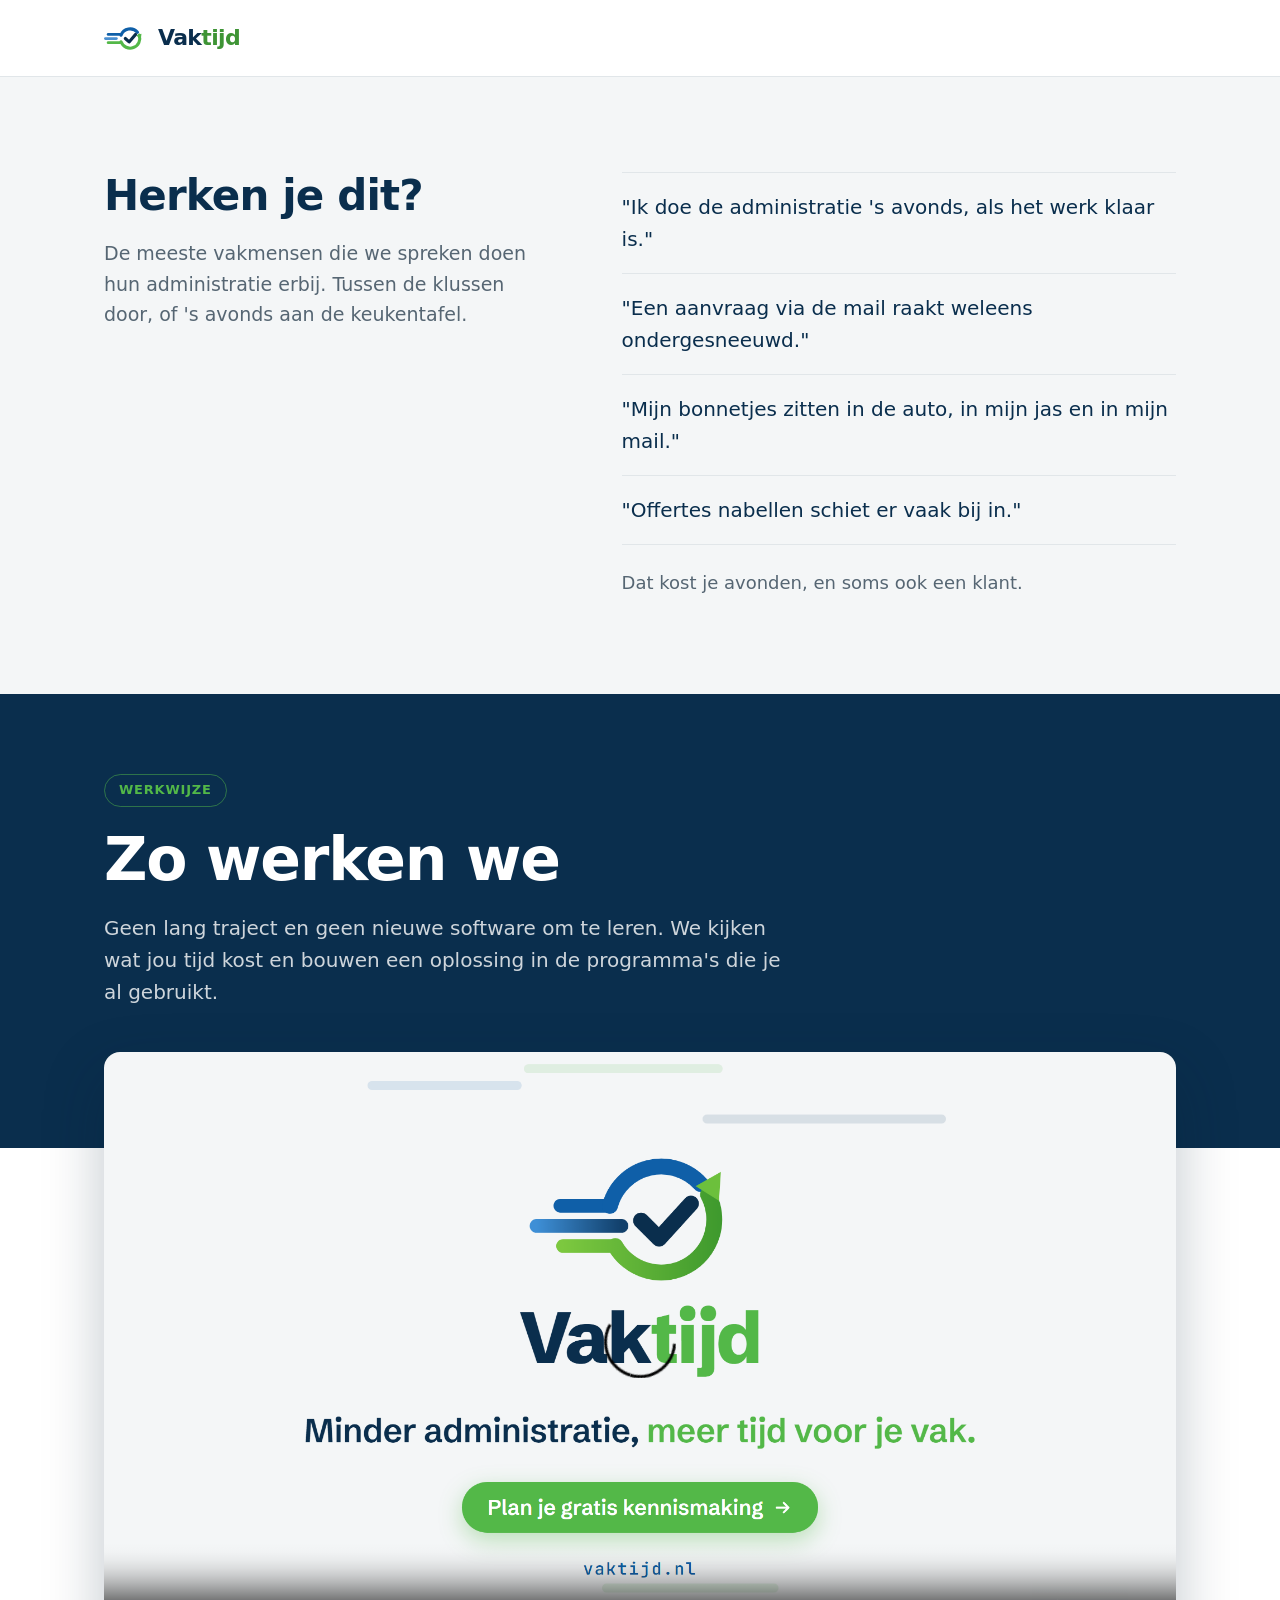
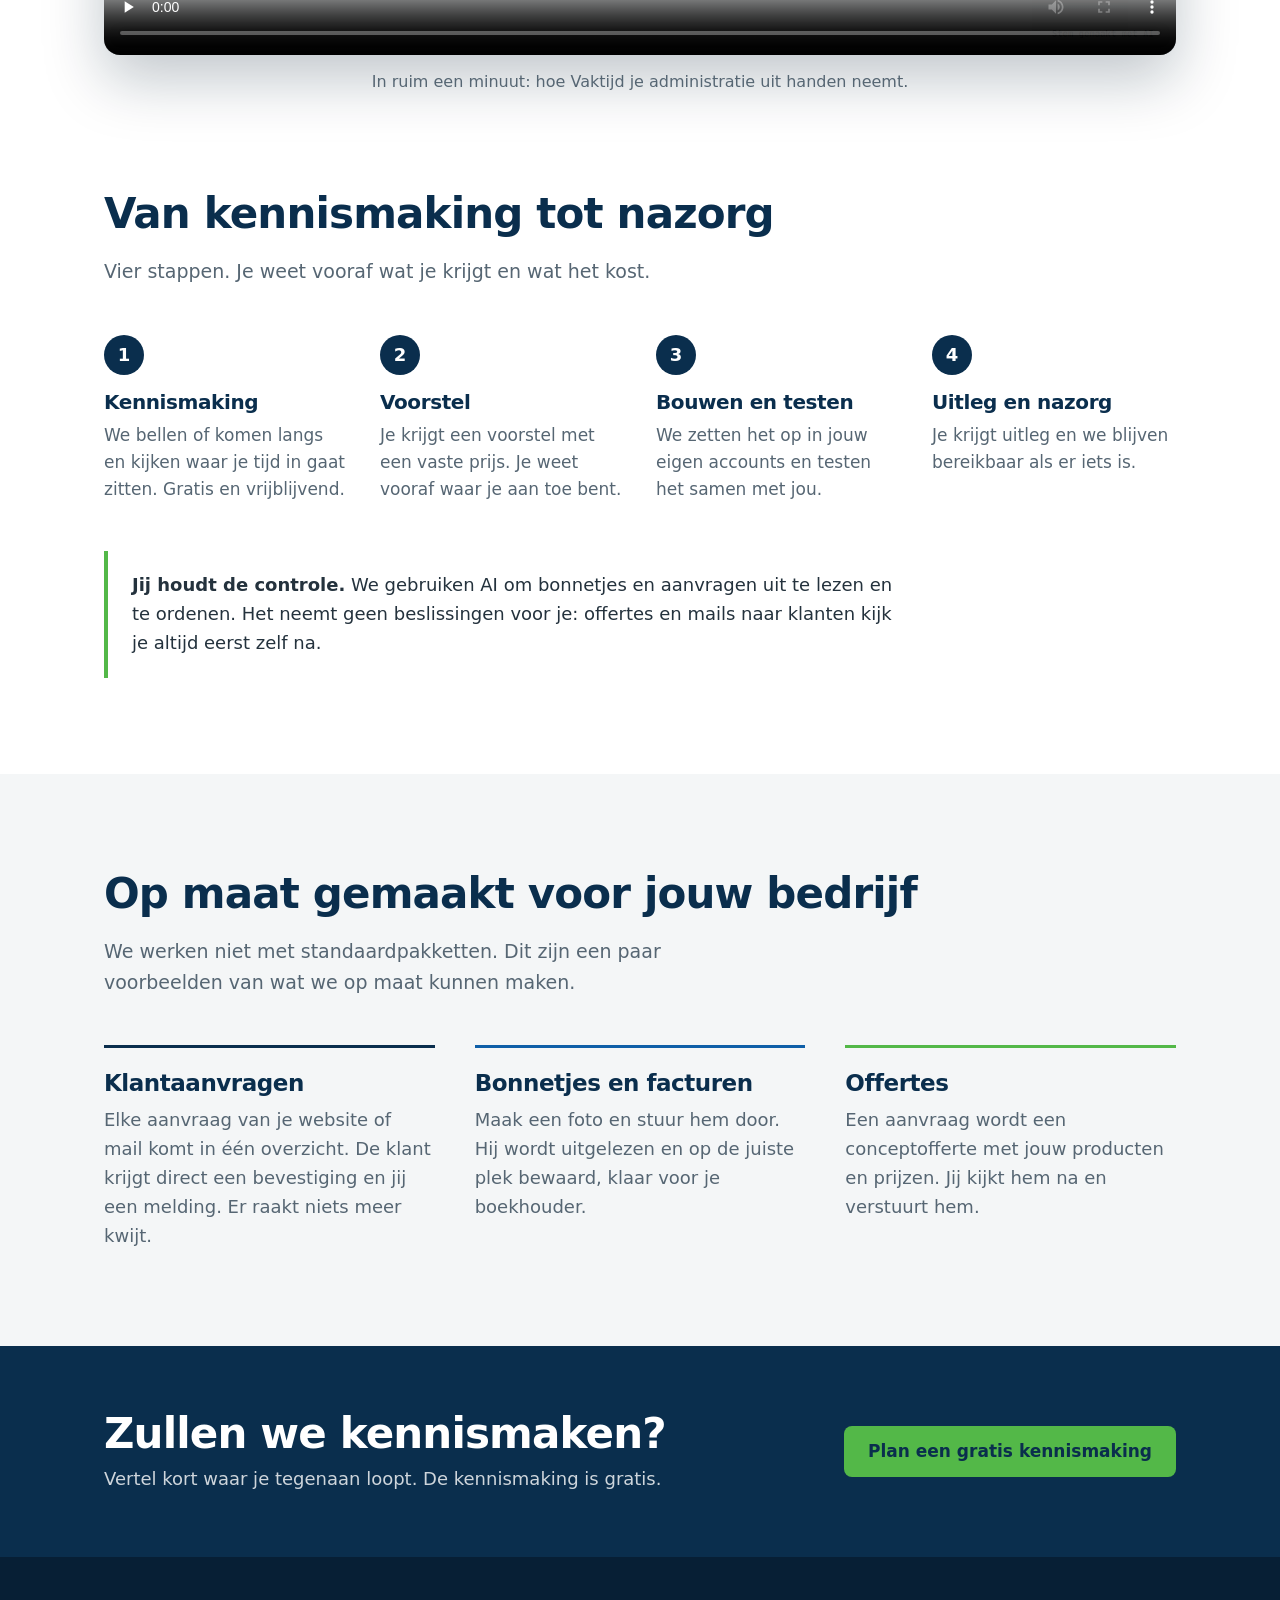
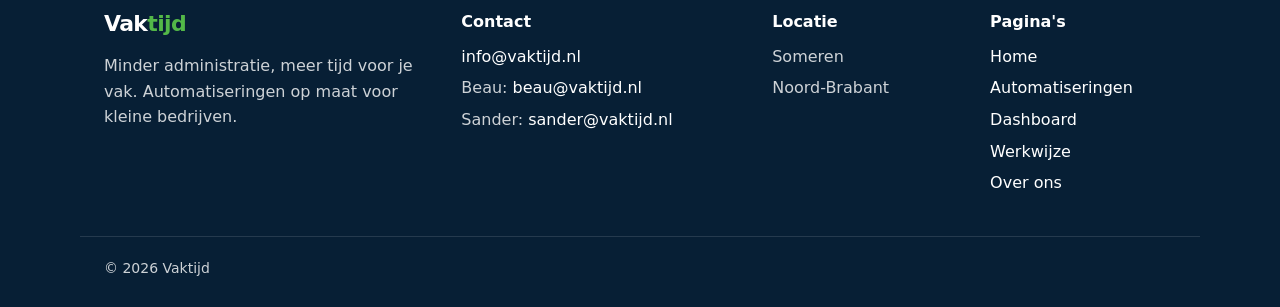
<file: werkwijze.html>
<!DOCTYPE html>
<html lang="nl">
<head>
<meta charset="UTF-8">
<meta name="viewport" content="width=device-width, initial-scale=1">
<meta http-equiv="Content-Security-Policy" content="default-src 'self'; script-src 'self' https://static.cloudflareinsights.com; style-src 'self' https://fonts.googleapis.com; font-src https://fonts.gstatic.com; img-src 'self' data:; media-src 'self'; connect-src https://hook.eu1.make.com https://cloudflareinsights.com; form-action 'none'; base-uri 'self'; object-src 'none'; frame-src 'none'">
<meta name="referrer" content="strict-origin-when-cross-origin">
<meta name="theme-color" content="#0A2E4D">
<title>Werkwijze: zo automatiseren we je administratie | Vaktijd</title>
<meta name="description" content="Van gratis kennismaking tot nazorg: zo automatiseert Vaktijd klantaanvragen, offertes en bonnetjes in de programma's die je al gebruikt. Vaste prijs vooraf.">
<meta property="og:type" content="website">
<meta property="og:title" content="Werkwijze: zo automatiseren we je administratie | Vaktijd">
<meta property="og:description" content="Van gratis kennismaking tot nazorg: zo automatiseert Vaktijd klantaanvragen, offertes en bonnetjes in de programma's die je al gebruikt. Vaste prijs vooraf.">
<link rel="canonical" href="https://vaktijd.nl/werkwijze.html">
<meta property="og:url" content="https://vaktijd.nl/werkwijze.html">
<meta property="og:site_name" content="Vaktijd">
<meta property="og:locale" content="nl_NL">
<meta property="og:image" content="https://vaktijd.nl/assets/vaktijd-share.jpg">
<meta property="og:image:width" content="1200">
<meta property="og:image:height" content="630">
<meta name="twitter:card" content="summary_large_image">
<link rel="icon" type="image/svg+xml" href="data:image/svg+xml,%3Csvg xmlns='http://www.w3.org/2000/svg' viewBox='0 0 64 48'%3E%3Cpath d='M24.8 19.2A14 14 0 0 1 48.7 15' fill='none' stroke='%230F5FA8' stroke-width='5' stroke-linecap='round'/%3E%3Cpath d='M24.8 28.8A14 14 0 1 0 51.2 19.2' fill='none' stroke='%2353B848' stroke-width='5' stroke-linecap='round'/%3E%3Cpath d='M31 24l5.5 5L46 18' fill='none' stroke='%230A2E4D' stroke-width='5' stroke-linecap='round' stroke-linejoin='round'/%3E%3C/svg%3E">
<link rel="preconnect" href="https://fonts.googleapis.com">
<link rel="preconnect" href="https://fonts.gstatic.com" crossorigin>
<link href="https://fonts.googleapis.com/css2?family=Schibsted+Grotesk:wght@600;700;800&family=Source+Sans+3:wght@400;600;700&display=swap" rel="stylesheet">
<link rel="stylesheet" href="style.css">
</head>
<body>

<header class="nav solid" id="nav">
  <div class="wrap nav-inner">
    <a href="./" class="brand" aria-label="Vaktijd, naar de homepage">
      <svg viewBox="0 0 64 48" aria-hidden="true">
        <path d="M6 18h17" fill="none" stroke-width="4" stroke-linecap="round" stroke="#0F5FA8"/>
        <path d="M2 24h16" fill="none" stroke-width="4" stroke-linecap="round" stroke="#4A8FD0"/>
        <path d="M6 30h17" fill="none" stroke-width="4" stroke-linecap="round" stroke="#53B848"/>
        <path d="M24.8 19.2A14 14 0 0 1 48.7 15" fill="none" stroke="#0F5FA8" stroke-width="4.5" stroke-linecap="round"/>
        <path d="M24.8 28.8A14 14 0 1 0 51.2 19.2" fill="none" stroke="#53B848" stroke-width="4.5" stroke-linecap="round"/>
        <path d="M47 19.5l7.5-2.5-1 8z" fill="#53B848"/>
        <path class="check-mark" d="M31 24l5.5 5L46 18" fill="none" stroke-width="4.5" stroke-linecap="round" stroke-linejoin="round"/>
      </svg>
      <span class="wordmark">Vak<span>tijd</span></span>
    </a>
    <button class="menu-toggle" id="menuToggle" type="button" aria-expanded="false" aria-controls="navLinks" aria-label="Menu openen"><span></span><span></span></button>
    <nav class="nav-links" id="navLinks" aria-label="Hoofdmenu">
      <a href="automatiseringen.html">Automatiseringen</a>
      <a href="dashboard.html">Dashboard</a>
      <a href="werkwijze.html" aria-current="page">Werkwijze</a>
      <a href="over-ons.html">Over ons</a>
      <a href="./#contact" class="btn btn-green">Kennismaken</a>
    </nav>
  </div>
</header>

<main id="top" class="subpage">

<section id="herken" class="soft">
  <div class="wrap two-col">
    <div>
      <h2>Herken je dit?</h2>
      <p class="intro">De meeste vakmensen die we spreken doen hun administratie erbij. Tussen de klussen door, of 's avonds aan de keukentafel.</p>
    </div>
    <div>
      <ul class="quotes">
        <li>"Ik doe de administratie 's avonds, als het werk klaar is."</li>
        <li>"Een aanvraag via de mail raakt weleens ondergesneeuwd."</li>
        <li>"Mijn bonnetjes zitten in de auto, in mijn jas en in mijn mail."</li>
        <li>"Offertes nabellen schiet er vaak bij in."</li>
      </ul>
      <p class="quotes-end">Dat kost je avonden, en soms ook een klant.</p>
    </div>
  </div>
</section>

<section class="page-head">
  <div class="wrap">
    <span class="pill pill-dark">Werkwijze</span>
    <h1>Zo werken we</h1>
    <p class="lead">Geen lang traject en geen nieuwe software om te leren. We kijken wat jou tijd kost en bouwen een oplossing in de programma's die je al gebruikt.</p>
  </div>
</section>

<section class="video-section">
  <div class="wrap">
    <div class="video-frame">
      <video controls preload="none" playsinline poster="assets/vaktijd-video-poster.png">
        <source src="assets/vaktijd-uitleg.mp4" type="video/mp4">
        Je browser kan deze video niet afspelen.
      </video>
    </div>
    <p class="video-caption">In ruim een minuut: hoe Vaktijd je administratie uit handen neemt.</p>
  </div>
</section>

<section id="stappen">
  <div class="wrap">
    <h2>Van kennismaking tot nazorg</h2>
    <p class="intro">Vier stappen. Je weet vooraf wat je krijgt en wat het kost.</p>
    <ol class="steps">
      <li><h3>Kennismaking</h3><p>We bellen of komen langs en kijken waar je tijd in gaat zitten. Gratis en vrijblijvend.</p></li>
      <li><h3>Voorstel</h3><p>Je krijgt een voorstel met een vaste prijs. Je weet vooraf waar je aan toe bent.</p></li>
      <li><h3>Bouwen en testen</h3><p>We zetten het op in jouw eigen accounts en testen het samen met jou.</p></li>
      <li><h3>Uitleg en nazorg</h3><p>Je krijgt uitleg en we blijven bereikbaar als er iets is.</p></li>
    </ol>
    <p class="note"><strong>Jij houdt de controle.</strong> We gebruiken AI om bonnetjes en aanvragen uit te lezen en te ordenen. Het neemt geen beslissingen voor je: offertes en mails naar klanten kijk je altijd eerst zelf na.</p>
  </div>
</section>

<section id="voorbeelden" class="soft">
  <div class="wrap">
    <h2>Op maat gemaakt voor jouw bedrijf</h2>
    <p class="intro">We werken niet met standaardpakketten. Dit zijn een paar voorbeelden van wat we op maat kunnen maken.</p>
    <div class="services">
      <article class="service">
        <h3>Klantaanvragen</h3>
        <p>Elke aanvraag van je website of mail komt in één overzicht. De klant krijgt direct een bevestiging en jij een melding. Er raakt niets meer kwijt.</p>
      </article>
      <article class="service">
        <h3>Bonnetjes en facturen</h3>
        <p>Maak een foto en stuur hem door. Hij wordt uitgelezen en op de juiste plek bewaard, klaar voor je boekhouder.</p>
      </article>
      <article class="service">
        <h3>Offertes</h3>
        <p>Een aanvraag wordt een conceptofferte met jouw producten en prijzen. Jij kijkt hem na en verstuurt hem.</p>
      </article>
    </div>
  </div>
</section>

<section class="cta-band">
  <div class="wrap cta-inner">
    <div>
      <h2>Zullen we kennismaken?</h2>
      <p>Vertel kort waar je tegenaan loopt. De kennismaking is gratis.</p>
    </div>
    <a href="./#contact" class="btn btn-green">Plan een gratis kennismaking</a>
  </div>
</section>

</main>

<footer class="site-foot">
  <div class="wrap foot-grid">
    <div class="foot-brand">
      <span class="wordmark">Vak<span>tijd</span></span>
      <p>Minder administratie, meer tijd voor je vak. Automatiseringen op maat voor kleine bedrijven.</p>
    </div>
    <div>
      <h3>Contact</h3>
      <ul>
        <li><a href="mailto:info@vaktijd.nl">info@vaktijd.nl</a></li>
        <li>Beau: <a href="mailto:beau@vaktijd.nl">beau@vaktijd.nl</a></li>
        <li>Sander: <a href="mailto:sander@vaktijd.nl">sander@vaktijd.nl</a></li>
      </ul>
    </div>
    <div>
      <h3>Locatie</h3>
      <ul>
        <li>Someren</li>
        <li>Noord-Brabant</li>
      </ul>
    </div>
    <div>
      <h3>Pagina's</h3>
      <ul>
        <li><a href="./">Home</a></li>
        <li><a href="automatiseringen.html">Automatiseringen</a></li>
        <li><a href="dashboard.html">Dashboard</a></li>
        <li><a href="werkwijze.html">Werkwijze</a></li>
        <li><a href="over-ons.html">Over ons</a></li>
      </ul>
    </div>
  </div>
  <div class="wrap foot-bottom">© 2026 Vaktijd</div>
</footer>

<script src="main.js" defer></script>
<!-- Cloudflare Web Analytics --><script type='module' src='https://static.cloudflareinsights.com/beacon.min.js' data-cf-beacon='{"token": "0d599b2159404e5b96f59f497e83c845"}'></script><!-- End Cloudflare Web Analytics -->
</body>
</html>
</file>
<file: style.css>
:root{
  --ink:#0A2E4D;
  --ink-deep:#071F35;
  --blue:#0F5FA8;
  --blue-dark:#0B4C87;
  --blue-light:#4A8FD0;
  --green:#53B848;
  --green-dark:#3E9435;
  --text:#24323D;
  --muted:#566673;
  --soft:#F4F6F7;
  --line:#E1E6E9;
  --white:#FFFFFF;
  --on-dark:rgba(255,255,255,.8);
  --ease:cubic-bezier(0.23,1,0.32,1);
}
*{margin:0;padding:0;box-sizing:border-box;}
html{scroll-behavior:smooth;}
body{
  background:var(--white);
  color:var(--text);
  font-family:'Source Sans 3',system-ui,sans-serif;
  font-size:18px;
  line-height:1.6;
  overflow-x:hidden;
  -webkit-font-smoothing:antialiased;
}
h1,h2,h3{
  font-family:'Schibsted Grotesk',system-ui,sans-serif;
  color:var(--ink);
  line-height:1.15;
  letter-spacing:-0.02em;
  text-wrap:balance;
}
a{color:var(--blue);-webkit-tap-highlight-color:transparent;}
button{font-family:inherit;-webkit-tap-highlight-color:transparent;}
:focus-visible{outline:3px solid var(--green);outline-offset:3px;}
::selection{background:var(--green);color:var(--ink);}
.wrap{max-width:1120px;margin:0 auto;padding:0 24px;}
section{padding:96px 0;scroll-margin-top:72px;}
.soft{background:var(--soft);}

/* ---------- Knoppen ---------- */
.btn{
  display:inline-block;
  font:600 17px/1 'Source Sans 3',system-ui,sans-serif;
  padding:15px 22px;
  border-radius:8px;
  text-decoration:none;
  border:2px solid transparent;
  cursor:pointer;
  transition:background-color .25s, color .25s, border-color .25s;
}
.btn-primary{background:var(--blue);color:var(--white);}
.btn-primary:hover{background:var(--blue-dark);}
.btn-green{background:var(--green);color:var(--ink);}
.btn-green:hover{background:transparent;color:var(--green);border-color:var(--green);}
.btn-text{
  color:var(--green);
  padding:12px 0;
  font:600 17px/1 'Source Sans 3',system-ui,sans-serif;
  text-decoration:underline;
  text-decoration-thickness:1px;
  text-underline-offset:7px;
  transition:color .25s, opacity .25s;
}
.btn-text:hover{color:var(--white);opacity:.85;}

/* ---------- Navigatie ---------- */
.nav{
  position:fixed;top:0;left:0;right:0;z-index:100;
  background:linear-gradient(to bottom, rgba(7,31,53,.85), rgba(7,31,53,.35) 65%, transparent);
  transition:background-color .3s, box-shadow .3s;
}
.nav-inner{display:flex;align-items:center;justify-content:space-between;height:76px;gap:24px;}
.brand{display:flex;align-items:center;gap:10px;text-decoration:none;}
.brand svg{width:44px;height:33px;}
.wordmark{font:800 22px/1 'Schibsted Grotesk',system-ui,sans-serif;color:var(--white);letter-spacing:-0.03em;transition:color .3s;}
.wordmark span{color:var(--green);}
.nav-links{display:flex;align-items:center;gap:28px;}
.nav-links a{color:var(--white);opacity:.85;text-decoration:none;font-weight:600;font-size:16px;transition:color .25s, opacity .25s;}
.nav-links a:hover{opacity:1;color:var(--green);}
.nav-links .btn{opacity:1;color:var(--ink);padding:11px 18px;font-size:16px;}
.nav-links .btn:hover{color:var(--green);}
.check-mark{stroke:var(--white);transition:stroke .3s;}
.menu-toggle{display:none;}

.nav.solid{background:var(--white);box-shadow:0 1px 0 var(--line);}
.nav.solid .wordmark{color:var(--ink);}
.nav.solid .wordmark span{color:var(--green-dark);}
.nav.solid .check-mark{stroke:var(--ink);}
.nav.solid .nav-links a{color:var(--text);opacity:1;}
.nav.solid .nav-links a:hover{color:var(--blue);}
.nav.solid .nav-links .btn{background:var(--blue);color:var(--white);}
.nav.solid .nav-links .btn:hover{background:var(--blue-dark);border-color:transparent;color:var(--white);}

@media (prefers-reduced-motion:no-preference){
  .nav .brand{animation:navIn .6s var(--ease) .2s both;}
  .nav-links > *{animation:navIn .5s var(--ease) both;}
  .nav-links > :nth-child(1){animation-delay:.3s;}
  .nav-links > :nth-child(2){animation-delay:.4s;}
  .nav-links > :nth-child(3){animation-delay:.5s;}
  .nav-links > :nth-child(4){animation-delay:.7s;}
}
@keyframes navIn{from{opacity:0;transform:translateY(-12px);}to{opacity:1;transform:none;}}

/* ---------- Filmische opening ---------- */
.stage{
  position:relative;
  width:100%;
  height:100vh;
  height:100svh;
  min-height:360px;
  overflow:clip;
  background:var(--ink);
  color:var(--white);
  padding:0;
}
.scene{
  position:absolute;inset:0;
  width:100%;height:100%;
  pointer-events:none;
  z-index:1;
  display:block;
}
.panels{position:absolute;inset:0;z-index:3;overflow:clip;pointer-events:none;}
.panel{
  position:absolute;inset:0;
  display:flex;
  isolation:isolate;
  opacity:0;
  transition:opacity .4s ease;
}
.panel.is-active{opacity:1;pointer-events:auto;}
.panel::before{content:'';position:absolute;inset:0;z-index:-1;pointer-events:none;}
.panel-1{align-items:flex-end;justify-content:flex-start;}
.panel-1::before{background:radial-gradient(ellipse at bottom left, rgba(7,31,53,.92), rgba(7,31,53,.55) 28%, transparent 63%);}
.panel-2{align-items:flex-start;justify-content:flex-start;padding-top:76px;}
.panel-2::before{background:radial-gradient(ellipse at top left, rgba(7,31,53,.88), rgba(7,31,53,.45) 26%, transparent 62%);}
.panel-3{align-items:flex-end;justify-content:flex-start;}
.panel-3::before{background:radial-gradient(ellipse at bottom left, rgba(7,31,53,.92), rgba(7,31,53,.55) 28%, transparent 63%);}

.panel-content{position:relative;isolation:isolate;width:660px;max-width:100%;padding:64px 64px 88px;}
.panel-2 .panel-content{padding:40px 64px 64px;}
.panel-content::before{
  content:'';position:absolute;inset:0 -16px;z-index:-1;pointer-events:none;
  filter:blur(16px);
  background:radial-gradient(ellipse, rgba(7,31,53,.9) 22%, rgba(7,31,53,.72) 48%, transparent 76%);
}
.panel h1,.panel h2{
  color:var(--white);
  font-weight:800;
  font-size:clamp(2.4rem, 3.6vw, 3.4rem);
  line-height:1.06;
  margin-bottom:20px;
}
.panel h1 em,.panel h2 em{font-style:normal;color:var(--green);}
.panel p{color:var(--on-dark);font-size:clamp(1.05rem,1.25vw,1.2rem);line-height:1.6;max-width:30em;margin-bottom:28px;}

@media (prefers-reduced-motion:no-preference){
  .panel.is-active h1,.panel.is-active h2{animation:copyIn .6s var(--ease) .1s both;}
  .panel.is-active p{animation:copyIn .6s var(--ease) .25s both;}
  .panel.is-active .cta{animation:copyIn .6s var(--ease) .4s both;}
}
@keyframes copyIn{from{opacity:0;transform:translateY(20px);}to{opacity:1;transform:none;}}

/* ---------- Hoofdstuk-bediening ---------- */
.story-controls{
  position:absolute;right:40px;bottom:16px;z-index:8;
  display:flex;align-items:center;gap:14px;color:var(--green);
}
.chapters{display:flex;gap:8px;}
.chapter-btn{
  position:relative;width:40px;height:40px;border:0;background:transparent;cursor:pointer;
}
.chapter-btn::before,.chapter-btn .fill{
  content:'';position:absolute;left:0;right:0;top:19px;height:2px;background:var(--green);
}
.chapter-btn::before{opacity:.25;}
.chapter-btn[aria-current="step"]::before{opacity:.45;}
.chapter-btn .fill{transform-origin:left;transform:scaleX(0);transition:transform .2s linear;}
.play-btn{
  width:40px;height:40px;padding:10px;
  border:1px solid rgba(83,184,72,.35);
  background:rgba(7,31,53,.65);
  color:var(--green);
  border-radius:8px;
  cursor:pointer;
  display:flex;align-items:center;justify-content:center;
  transition:border-color .25s, background-color .25s;
}
.play-btn:hover{border-color:var(--green);background:var(--ink-deep);}
.play-btn svg{width:18px;height:18px;}
.play-btn[disabled]{opacity:.4;cursor:default;}

/* ---------- Beloftes onder de opening ---------- */
.promise-bar{padding:22px 0;border-bottom:1px solid var(--line);}
.promises{list-style:none;display:flex;flex-wrap:wrap;justify-content:center;gap:10px 40px;color:var(--text);font-weight:600;font-size:17px;}
.promises li{display:flex;align-items:center;gap:8px;}

/* ---------- Secties ---------- */
h2{font-size:clamp(30px,3.6vw,42px);font-weight:800;margin-bottom:18px;}
.intro{color:var(--muted);font-size:19px;max-width:32em;}
.two-col{display:grid;grid-template-columns:0.9fr 1.1fr;gap:64px;align-items:start;}
.quotes{list-style:none;}
.quotes li{font-size:20px;color:var(--ink);padding:18px 0;border-bottom:1px solid var(--line);}
.quotes li:first-child{border-top:1px solid var(--line);}
.quotes-end{margin-top:24px;color:var(--muted);}

.services{display:grid;grid-template-columns:repeat(3,1fr);gap:40px;margin-top:48px;}
.service{border-top:3px solid var(--ink);padding-top:22px;}
.service:nth-child(2){border-top-color:var(--blue);}
.service:nth-child(3){border-top-color:var(--green);}
.service h3{font-size:23px;margin-bottom:10px;}
.service p{color:var(--muted);}

.steps{list-style:none;counter-reset:stap;display:grid;grid-template-columns:repeat(4,1fr);gap:32px;margin-top:48px;}
.steps li{counter-increment:stap;}
.steps li::before{content:counter(stap);display:flex;align-items:center;justify-content:center;width:40px;height:40px;border-radius:50%;background:var(--ink);color:var(--white);font:700 18px/1 'Schibsted Grotesk',system-ui,sans-serif;margin-bottom:16px;}
.steps h3{font-size:20px;margin-bottom:8px;}
.steps p{color:var(--muted);font-size:17px;}
.note{margin-top:48px;padding:20px 24px;border-left:4px solid var(--green);background:var(--white);max-width:46em;}

/* ---------- Contact (homepage, direct onder de opening) ---------- */
.contact{background:var(--soft);}
.local h2{font-size:clamp(24px,2.6vw,32px);}
.local p{color:var(--muted);max-width:38em;}
.local p + p{margin-top:14px;}
.contact-grid{display:grid;grid-template-columns:0.85fr 1.15fr;gap:64px;align-items:start;}
.contact .promises{flex-direction:column;align-items:flex-start;justify-content:flex-start;gap:10px;margin-top:28px;}
.contact-direct{margin-top:28px;color:var(--muted);}
.contact-direct a{font-weight:600;}
.contact-form{background:var(--white);border:1px solid var(--line);border-radius:14px;padding:32px;}
.cf-grid{display:grid;grid-template-columns:1fr 1fr;gap:16px;margin-bottom:20px;}
.cf-grid label{display:flex;flex-direction:column;gap:6px;font-size:16px;font-weight:600;color:var(--ink);}
.cf-grid .cf-full{grid-column:1 / -1;}
.cf-grid input,.cf-grid textarea{font:400 17px/1.4 'Source Sans 3',system-ui,sans-serif;padding:12px 14px;border-radius:6px;border:1px solid #C9D2D8;background:var(--white);color:var(--text);transition:border-color .2s;}
.cf-grid input:focus,.cf-grid textarea:focus{border-color:var(--blue);}
.cf-grid textarea{resize:vertical;}
.cf-hp{position:absolute;left:-9999px;width:1px;height:1px;overflow:hidden;}
.cf-status{min-height:26px;margin-top:14px;color:var(--ink);}
.cf-privacy{margin-top:6px;font-size:14px;color:var(--muted);line-height:1.5;}

/* ---------- Subpagina's ---------- */
.subpage{padding-top:76px;}
.pill{display:inline-block;font-size:13px;font-weight:700;letter-spacing:.06em;text-transform:uppercase;color:var(--ink);border:1px solid var(--ink);border-radius:999px;padding:5px 14px;margin-bottom:18px;}
.pill-dark{color:var(--green);border-color:rgba(83,184,72,.5);}
.btn-outline{border-color:var(--blue);color:var(--blue);background:transparent;}
.btn-outline:hover{background:var(--blue);color:var(--white);}

.page-head{background:var(--ink);color:var(--white);padding:80px 0 140px;}
.page-head h1{color:var(--white);font-size:clamp(38px,5vw,60px);font-weight:800;margin-bottom:18px;}
.lead{font-size:20px;color:var(--on-dark);max-width:34em;}

.video-section{padding:0;}
.video-frame{margin-top:-96px;border-radius:16px;overflow:hidden;background:var(--ink-deep);box-shadow:0 24px 60px rgba(7,31,53,.25);aspect-ratio:16/9;}
.video-frame video{display:block;width:100%;height:100%;object-fit:cover;}
.video-caption{margin-top:14px;color:var(--muted);font-size:16px;text-align:center;}

.cta-band{background:var(--ink);color:var(--white);padding:64px 0;}
.cta-inner{display:flex;align-items:center;justify-content:space-between;gap:24px 48px;flex-wrap:wrap;}
.cta-band h2{color:var(--white);margin-bottom:6px;}
.cta-band p{color:var(--on-dark);}

/* Over ons */
.about-top{padding:40px 0 80px;}
.about-card{display:grid;grid-template-columns:1.05fr .95fr;gap:56px;align-items:stretch;background:var(--soft);border-radius:20px;padding:48px;}
.about-copy h1{font-size:clamp(36px,4.4vw,52px);font-weight:800;margin-bottom:18px;}
.about-copy > p{color:var(--muted);margin-bottom:14px;max-width:34em;}
.about-actions{display:flex;flex-wrap:wrap;gap:12px;margin:28px 0 36px;}
.stats{display:grid;grid-template-columns:repeat(3,1fr);gap:24px;border-top:1px solid var(--line);padding-top:28px;}
.stats dt{font:800 clamp(28px,3vw,38px)/1.1 'Schibsted Grotesk',system-ui,sans-serif;color:var(--ink);letter-spacing:-0.02em;}
.stats dd{color:var(--muted);font-size:15px;line-height:1.4;margin-top:6px;}

.portrait{position:relative;border-radius:16px;overflow:hidden;min-height:340px;aspect-ratio:4/5;background:radial-gradient(circle at 70% 25%, #0F3B61, var(--ink) 55%, var(--ink-deep));display:flex;align-items:center;justify-content:center;color:var(--white);}
.portrait b{font:800 120px/1 'Schibsted Grotesk',system-ui,sans-serif;letter-spacing:-0.04em;opacity:.9;}
.portrait span{position:absolute;left:20px;bottom:16px;font-size:14px;color:var(--on-dark);}
.portrait-photo{background:#D5D8DB;}
.portrait-photo img{position:absolute;inset:0;width:100%;height:100%;object-fit:cover;object-position:50% 25%;}
.portrait-duo{aspect-ratio:auto;}
.portrait-duo svg{width:46%;max-width:220px;}
.brand-panel{flex-direction:column;gap:28px;padding:32px;text-align:center;}
.brand-slogan{font:800 clamp(22px,2.2vw,28px)/1.2 'Schibsted Grotesk',system-ui,sans-serif;letter-spacing:-0.02em;color:var(--white);}
.brand-slogan em{font-style:normal;color:var(--green);}

.person{padding:80px 0;}
.person-grid{display:grid;grid-template-columns:.85fr 1.15fr;gap:64px;align-items:center;}
.person-flip > .portrait{order:2;}
.person-grid p{color:var(--muted);max-width:34em;}
.person-grid h2 + p ~ p{margin-top:12px;}
.checks{list-style:none;display:grid;grid-template-columns:1fr 1fr;gap:12px 24px;margin:24px 0;}
.checks li{display:flex;align-items:center;gap:10px;color:var(--blue);font-weight:600;}
.checks li::before{content:'';flex:none;width:20px;height:20px;border-radius:50%;background:var(--blue) url("data:image/svg+xml,%3Csvg xmlns='http://www.w3.org/2000/svg' viewBox='0 0 24 24'%3E%3Cpath d='M6 12.5l4 4L18 8' fill='none' stroke='white' stroke-width='3' stroke-linecap='round' stroke-linejoin='round'/%3E%3C/svg%3E") center/14px no-repeat;}
.person-mail a{font-weight:600;}

.values-head{display:grid;grid-template-columns:1fr 1fr;gap:24px 64px;align-items:end;margin-bottom:40px;}
.values{display:grid;grid-template-columns:repeat(3,1fr);gap:20px;}
.value{background:var(--soft);border-radius:14px;padding:28px;}
.value h3{font-size:21px;margin:18px 0 8px;}
.value p{color:var(--muted);font-size:17px;}
.value-icon{display:flex;align-items:center;justify-content:center;width:44px;height:44px;border-radius:50%;background:var(--blue);color:var(--white);}
.value-icon svg{width:22px;height:22px;}
.value-accent{background:var(--blue);}
.value-accent h3{color:var(--white);}
.value-accent p{color:rgba(255,255,255,.85);}
.value-accent .value-icon{background:rgba(255,255,255,.18);}

/* Automatiseringen + Dashboard */
.page-head-plain{padding:80px 0;}
.steps-3{grid-template-columns:repeat(3,1fr);}
.auto-grid{display:grid;grid-template-columns:repeat(3,1fr);gap:20px;margin-top:48px;}
.auto-card{background:var(--white);border:1px solid var(--line);border-top:3px solid var(--blue);border-radius:14px;padding:28px;display:flex;flex-direction:column;gap:12px;}
.auto-card:nth-child(3n+2){border-top-color:var(--green);}
.auto-card:nth-child(3n){border-top-color:var(--ink);}
.auto-card h3{font-size:21px;}
.auto-card p{font-size:17px;color:var(--muted);}
.auto-nu strong{color:var(--ink);}
.auto-straks strong{color:var(--green-dark);}
.auto-card-accent{background:var(--blue);border-color:var(--blue);}
.auto-card-accent h3{color:var(--white);}
.auto-card-accent p{color:rgba(255,255,255,.85);}
.auto-card-accent .btn{margin-top:auto;align-self:flex-start;background:var(--white);color:var(--blue);}
.auto-card-accent .btn:hover{background:var(--ink);color:var(--white);}
.chips{list-style:none;display:flex;flex-wrap:wrap;gap:10px;}
.chips li{border:1px solid var(--ink);border-radius:999px;padding:8px 18px;font-weight:600;color:var(--ink);background:var(--white);}
#programmas .note{margin-top:32px;}
.crosslink{padding:56px 0;}
.crosslink-inner{display:flex;align-items:center;justify-content:space-between;gap:24px 48px;flex-wrap:wrap;}

.dash-head{display:grid;grid-template-columns:1.2fr .8fr;gap:56px;align-items:center;}
.dash-head .lead{margin-bottom:28px;}
.video-tall{justify-self:center;width:100%;max-width:340px;aspect-ratio:9/16;border-radius:16px;overflow:hidden;background:var(--ink-deep);box-shadow:0 24px 60px rgba(0,0,0,.35);}
.video-tall video{display:block;width:100%;height:100%;object-fit:cover;}
.dash-what{display:grid;grid-template-columns:1fr 1fr;gap:56px;align-items:center;}
.checks-1{grid-template-columns:1fr;}
.checks-1 li{align-items:flex-start;color:var(--ink);font-weight:600;}
.checks-1 li::before{margin-top:4px;}

.dash-mock{background:var(--soft);border:1px solid var(--line);border-radius:18px;overflow:hidden;box-shadow:0 24px 60px rgba(7,31,53,.15);font-size:15px;}
.dm-bar{display:flex;align-items:center;gap:10px;background:var(--white);border-bottom:1px solid var(--line);padding:14px 18px;color:var(--ink);}
.dm-bar b{font:800 17px/1 'Schibsted Grotesk',system-ui,sans-serif;}
.dm-dot{width:10px;height:10px;border-radius:50%;background:var(--green);}
.dm-date{margin-left:auto;color:var(--muted);font-size:14px;}
.dm-body{padding:16px 18px 18px;display:grid;gap:8px;}
.dm-title{font:800 18px/1 'Schibsted Grotesk',system-ui,sans-serif;color:var(--ink);display:flex;align-items:center;gap:8px;margin-bottom:4px;}
.dm-title-2{margin-top:12px;}
.dm-count{background:var(--blue);color:var(--white);border-radius:999px;font-size:13px;padding:3px 9px;}
.dm-row{display:flex;align-items:center;gap:12px;background:var(--white);border:1px solid var(--line);border-radius:10px;padding:9px 12px;}
.dm-main{display:flex;flex-direction:column;min-width:0;flex:1;line-height:1.25;}
.dm-main b{color:var(--ink);font-size:15px;}
.dm-main small{color:var(--muted);font-size:13px;white-space:nowrap;overflow:hidden;text-overflow:ellipsis;}
.dm-src{flex:none;width:82px;text-align:center;font-size:12px;font-weight:700;color:var(--white);border-radius:7px;padding:4px 0;}
.dm-wa{background:#1FA855;}
.dm-mail{background:var(--blue);}
.dm-web{background:#7A5BA6;}
.dm-fb{background:#3B5BA9;}
.dm-tel{background:#E5483B;}
.dm-status{flex:none;font-size:12px;font-weight:700;color:var(--blue);border:2px solid currentColor;border-radius:7px;padding:2px 8px;}
.dm-ok{color:var(--green-dark);}
.dm-warn{color:#B9781C;}
.dm-alert{color:#E5483B;}
.dm-time{flex:none;width:56px;font:700 15px/1 ui-monospace,'Courier New',monospace;color:var(--blue);}
.dm-now{border:2px solid var(--green);background:#F1F9EF;}

.demo-section{background:var(--ink);color:var(--white);}
.demo-section h2{color:var(--white);}
.demo-section .intro{color:var(--on-dark);max-width:40em;}
.demo-frame{margin-top:36px;aspect-ratio:16/9;border-radius:16px;overflow:hidden;background:#020b1a;border:1px solid rgba(63,208,255,.35);box-shadow:0 24px 60px rgba(0,0,0,.35);}
.demo-frame iframe{display:block;width:100%;height:100%;border:0;}
.demo-actions{display:flex;align-items:center;gap:16px 32px;flex-wrap:wrap;margin-top:24px;}
.demo-note{color:var(--on-dark);font-size:16px;max-width:38em;}

.faq-wrap{max-width:820px;}
.faq{margin-top:32px;display:grid;gap:12px;}
.faq details{background:var(--white);border:1px solid var(--line);border-radius:12px;padding:0 22px;}
.faq summary{cursor:pointer;list-style:none;font:700 19px/1.3 'Schibsted Grotesk',system-ui,sans-serif;color:var(--ink);padding:20px 32px 20px 0;position:relative;}
.faq summary::-webkit-details-marker{display:none;}
.faq summary::after{content:'+';position:absolute;right:0;top:50%;transform:translateY(-50%);font-size:26px;color:var(--blue);}
.faq details[open] summary::after{content:'–';}
.faq details p{color:var(--muted);padding-bottom:20px;}

/* ---------- Footer ---------- */
.site-foot{background:var(--ink-deep);color:var(--on-dark);padding:56px 0 28px;font-size:16px;}
.foot-grid{display:grid;grid-template-columns:1.4fr 1.2fr .8fr .8fr;gap:32px;}
.site-foot .wordmark{font-size:22px;}
.foot-brand p{margin-top:14px;max-width:24em;}
.site-foot h3{color:var(--white);font-size:16px;letter-spacing:0;margin-bottom:12px;}
.site-foot ul{list-style:none;display:grid;gap:6px;}
.site-foot a{color:var(--white);text-decoration:none;}
.site-foot a:hover{color:var(--green);text-decoration:underline;}
.foot-bottom{margin-top:40px;padding-top:20px;border-top:1px solid rgba(255,255,255,.12);font-size:14px;}

.nav.solid .nav-links a[aria-current="page"]{color:var(--blue);}

/* ---------- Tablet en mobiel ---------- */
@media (max-width:900px){
  section{padding:72px 0;}
  .two-col,.contact-grid{grid-template-columns:1fr;gap:40px;}
  .services{grid-template-columns:1fr;gap:32px;}
  .auto-grid,.steps-3{grid-template-columns:1fr;}
  .dash-head,.dash-what{grid-template-columns:1fr;gap:40px;}
  .page-head-plain{padding:56px 0;}
  .steps{grid-template-columns:1fr 1fr;}
  /* Mobiel menu */
  .menu-toggle{display:flex;flex-direction:column;justify-content:center;gap:6px;width:44px;height:44px;padding:10px;margin-left:auto;border:0;background:transparent;cursor:pointer;}
  .menu-toggle span{display:block;height:2px;border-radius:2px;background:var(--white);transition:transform .25s var(--ease), background-color .3s;}
  .nav.solid .menu-toggle span,.nav.nav-open .menu-toggle span{background:var(--ink);}
  .nav-open .menu-toggle span:first-child{transform:translateY(4px) rotate(45deg);}
  .nav-open .menu-toggle span:last-child{transform:translateY(-4px) rotate(-45deg);}
  .nav-links{display:none;position:absolute;top:100%;left:0;right:0;flex-direction:column;align-items:stretch;gap:0;padding:4px 24px 20px;background:var(--white);box-shadow:0 14px 24px rgba(7,31,53,.15);}
  .nav-open .nav-links{display:flex;}
  .nav.nav-open{background:var(--white);box-shadow:0 1px 0 var(--line);}
  .nav.nav-open .wordmark{color:var(--ink);}
  .nav.nav-open .wordmark span{color:var(--green-dark);}
  .nav.nav-open .check-mark{stroke:var(--ink);}
  .nav-links a:not(.btn),.nav.solid .nav-links a:not(.btn){color:var(--text);opacity:1;font-size:18px;padding:14px 0;border-bottom:1px solid var(--line);}
  .nav-links .btn,.nav.solid .nav-links .btn{margin-top:16px;text-align:center;background:var(--blue);color:var(--white);padding:14px 18px;font-size:17px;}
  .about-card,.person-grid,.values-head{grid-template-columns:1fr;gap:32px;}
  .about-card{padding:32px;}
  .portrait{aspect-ratio:16/10;min-height:0;}
  .portrait-duo{min-height:220px;aspect-ratio:auto;}
  .brand-panel{gap:18px;}
  .brand-panel svg{width:30%;}
  .portrait-photo{aspect-ratio:1/1;}
  .portrait-photo img{object-position:50% 30%;}
  .person-flip > .portrait{order:0;}
  .values{grid-template-columns:1fr;}
  .foot-grid{grid-template-columns:1fr 1fr;}
  .foot-brand{grid-column:1 / -1;}
}
@media (max-width:768px){
  .nav-inner{height:68px;}
  /* Op de telefoon staat de animatie bovenin en de tekst altijd onderin */
  .scene{top:64px;bottom:auto;width:200%;height:auto;margin-left:-95%;}
  .panel-content,.panel-2 .panel-content{width:100%;padding:28px 24px 84px;}
  .panel-2{align-items:flex-end;padding-top:0;}
  .panel h1,.panel h2{font-size:clamp(2rem,9vw,2.6rem);line-height:1.08;margin-bottom:14px;text-shadow:0 2px 16px var(--ink-deep);}
  .panel p{font-size:1rem;margin-bottom:22px;text-shadow:0 2px 16px var(--ink-deep);}
  .panel-1::before,.panel-2::before,.panel-3::before{background:linear-gradient(to top, rgba(7,31,53,.95) 30%, rgba(7,31,53,.6) 50%, transparent 68%);}
  .story-controls{right:20px;bottom:14px;}
  .promises{justify-content:flex-start;flex-direction:column;}
}
@media (min-width:769px) and (max-height:620px){
  .panel-content{width:460px;padding:24px 40px 64px;}
  .panel-2 .panel-content{padding:16px 40px 40px;}
  .panel-2{padding-top:60px;}
  .panel h1,.panel h2{font-size:2.1rem;margin-bottom:12px;}
  .panel p{font-size:1rem;line-height:1.5;margin-bottom:14px;}
}
@media (max-width:560px){
  body{font-size:17px;}
  .steps,.cf-grid,.checks{grid-template-columns:1fr;}
  .contact-form{padding:22px;}
  .about-card{padding:24px;}
  .stats{grid-template-columns:1fr;gap:16px;}
  .page-head{padding:56px 0 110px;}
  .video-frame{margin-top:-72px;border-radius:10px;}
  .foot-grid{grid-template-columns:1fr;}
  .wordmark{font-size:20px;}
}
@media (prefers-reduced-motion:reduce){
  html{scroll-behavior:auto;}
  *,*::before,*::after{animation:none !important;transition:none !important;}
}
</file>
